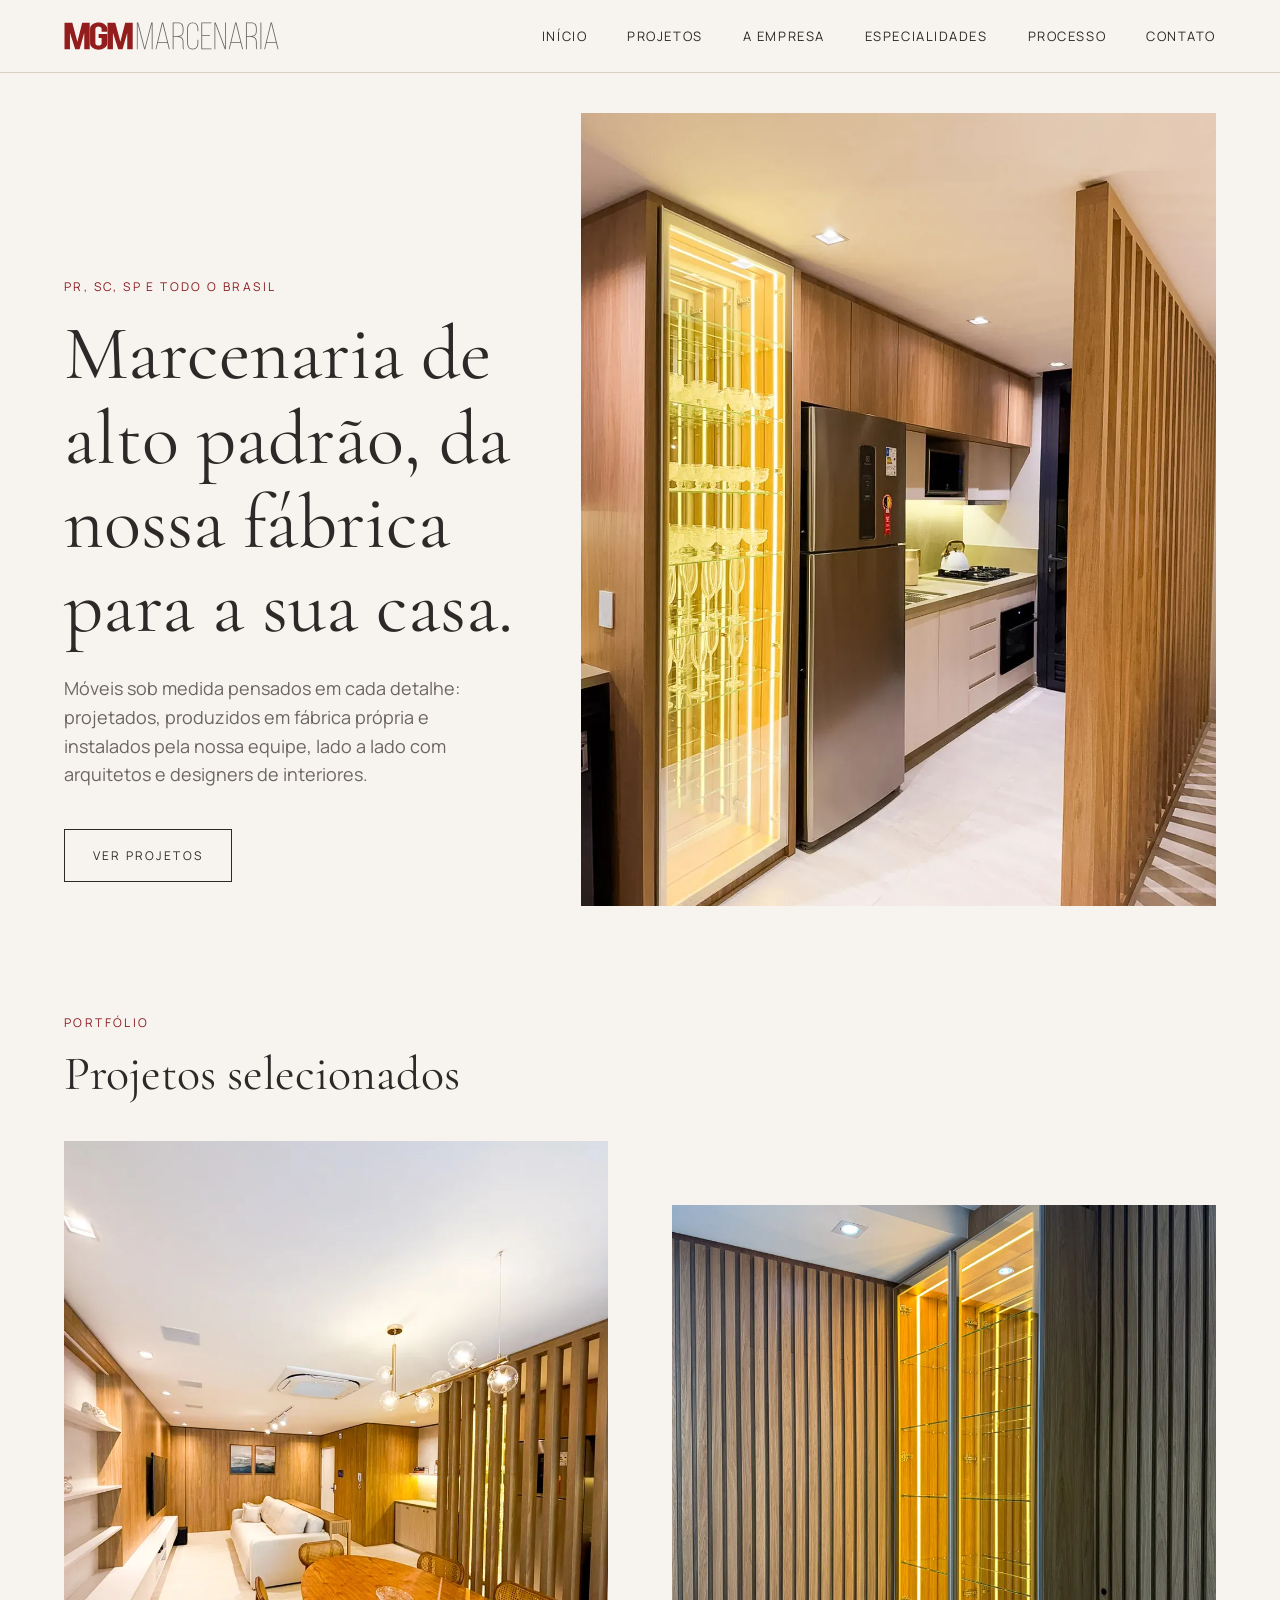
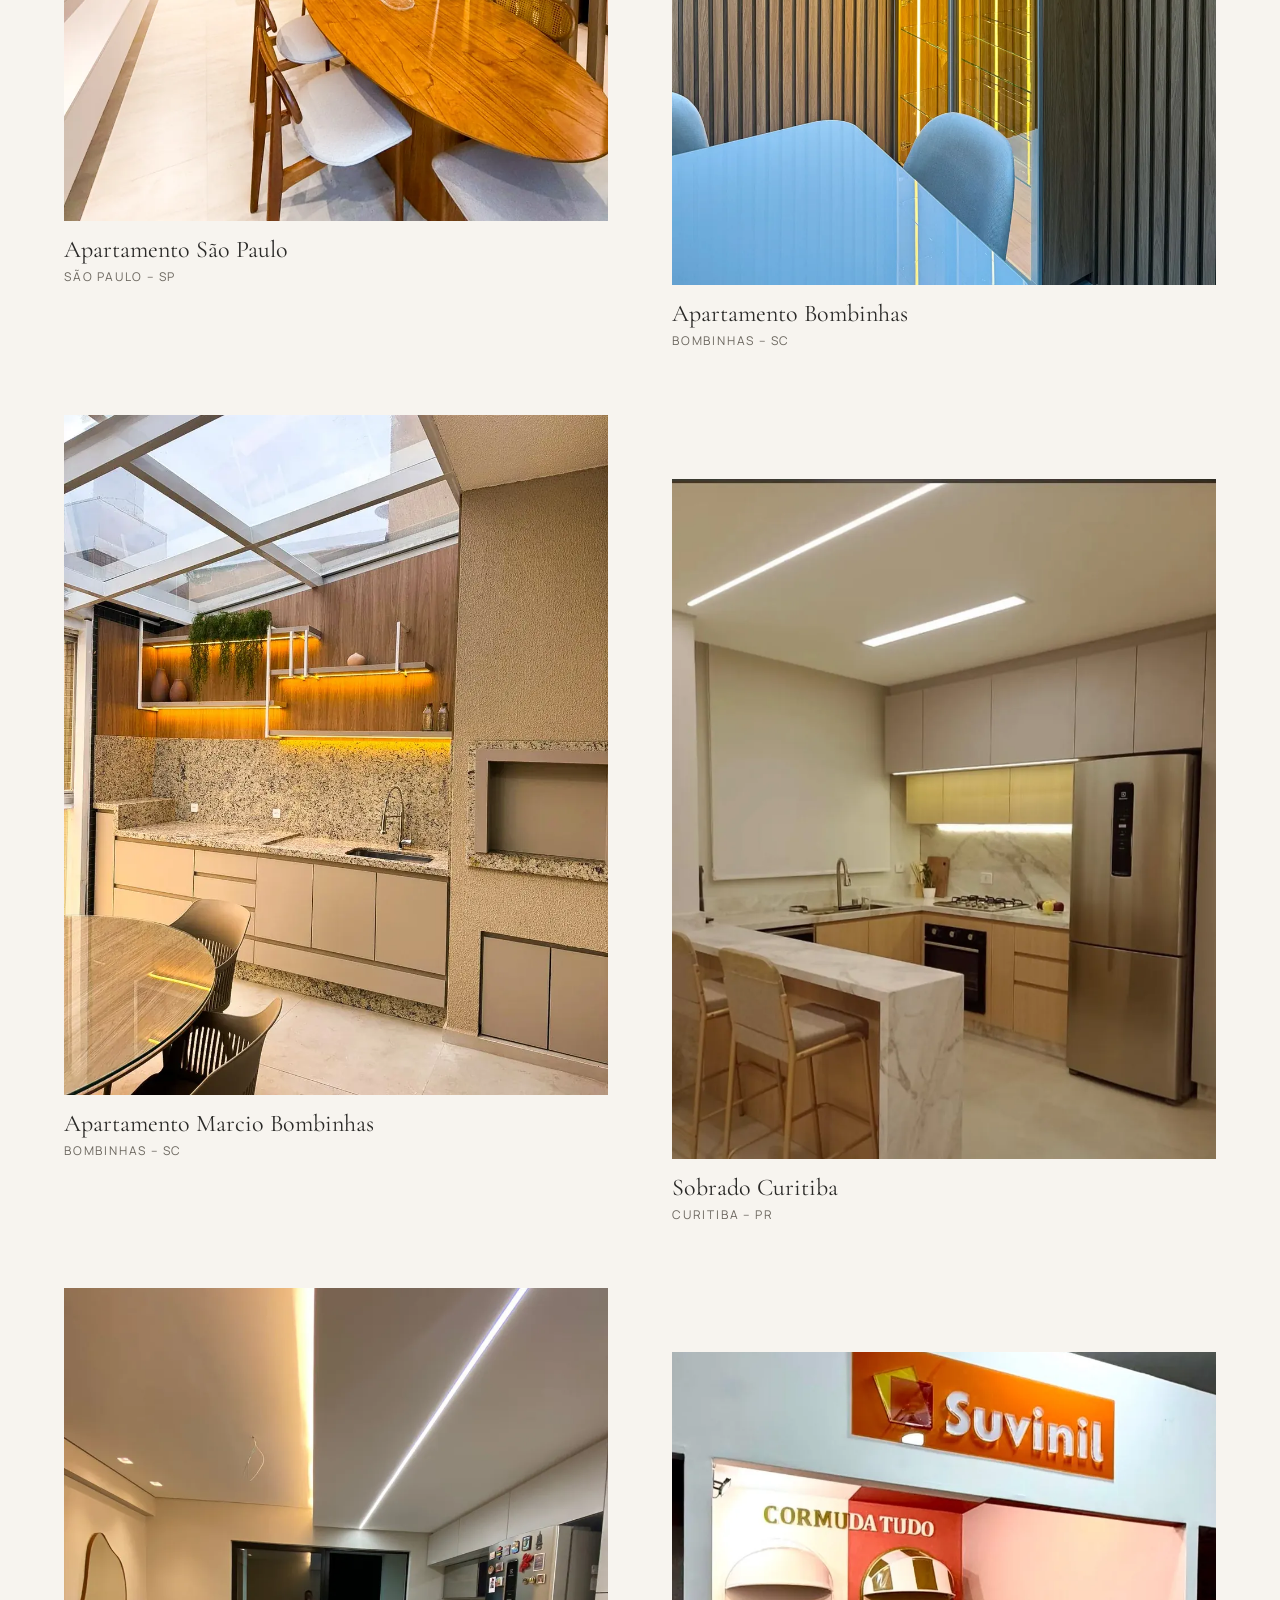
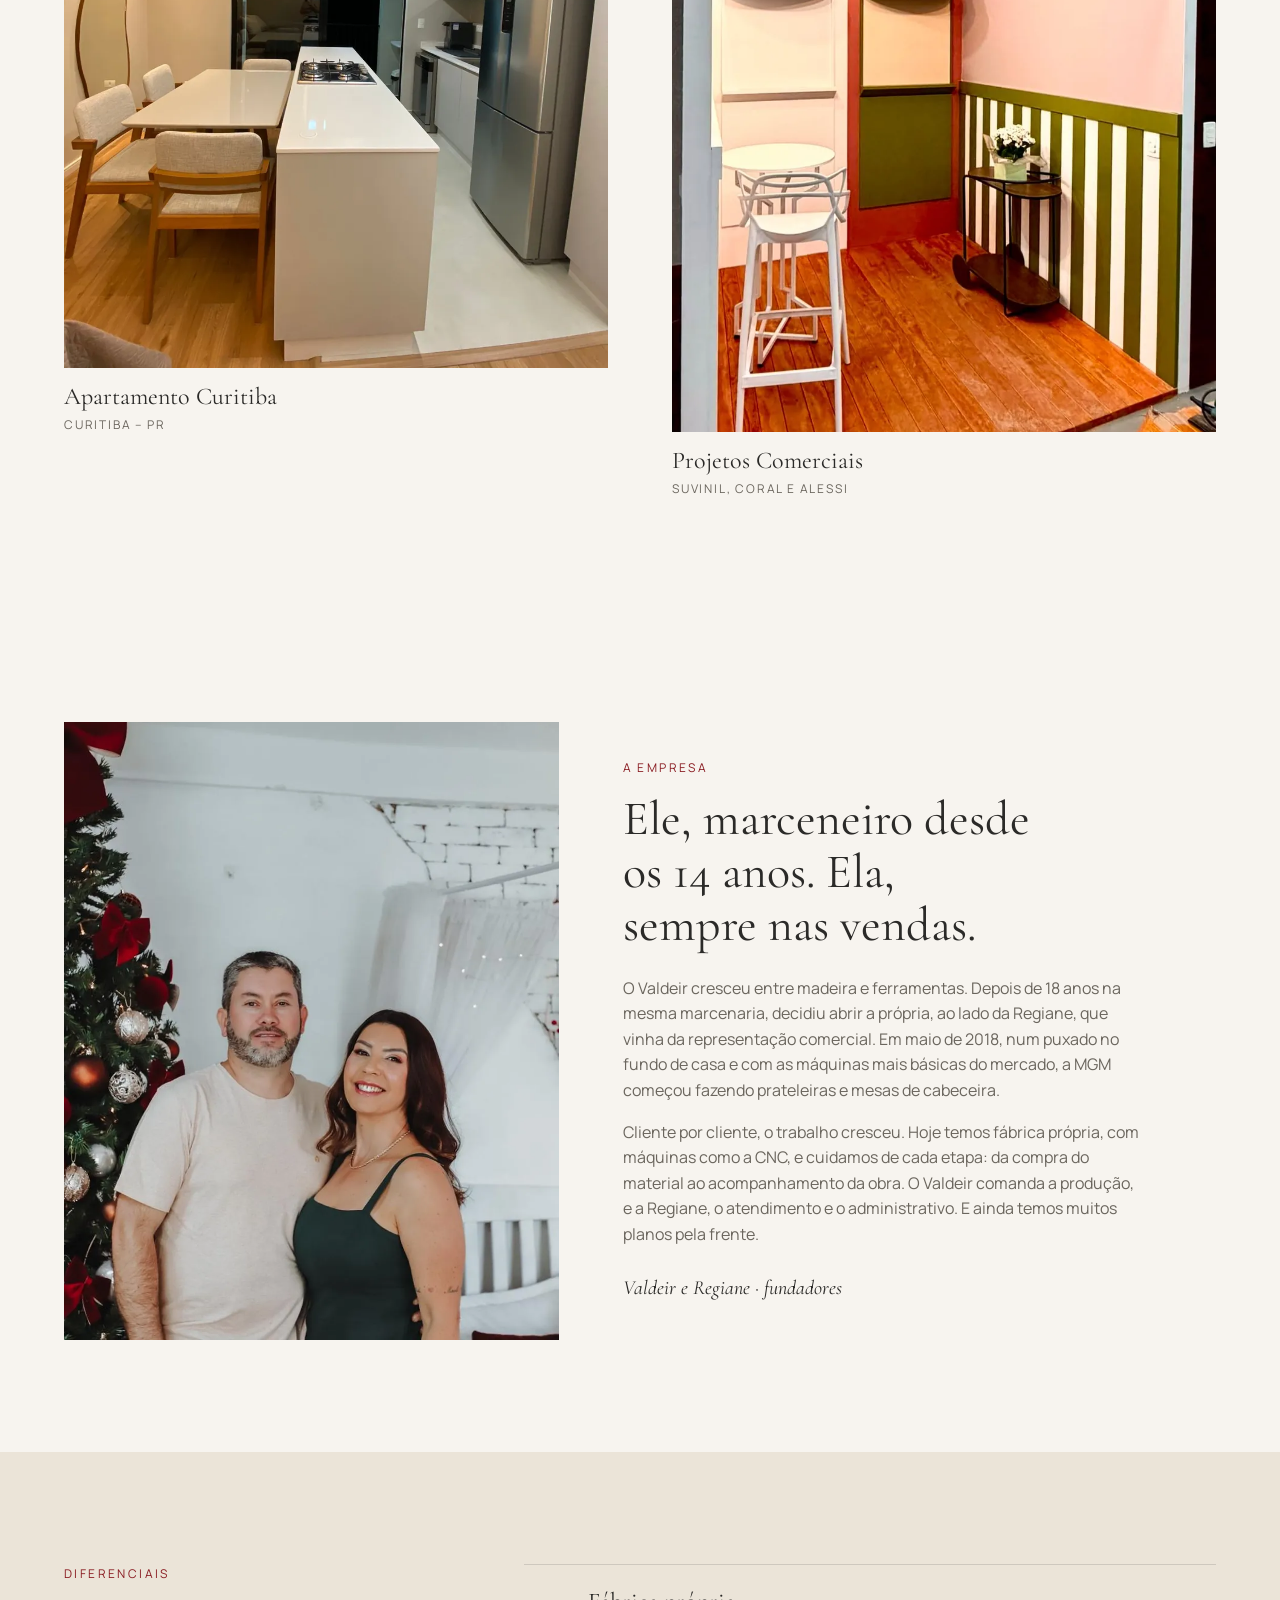
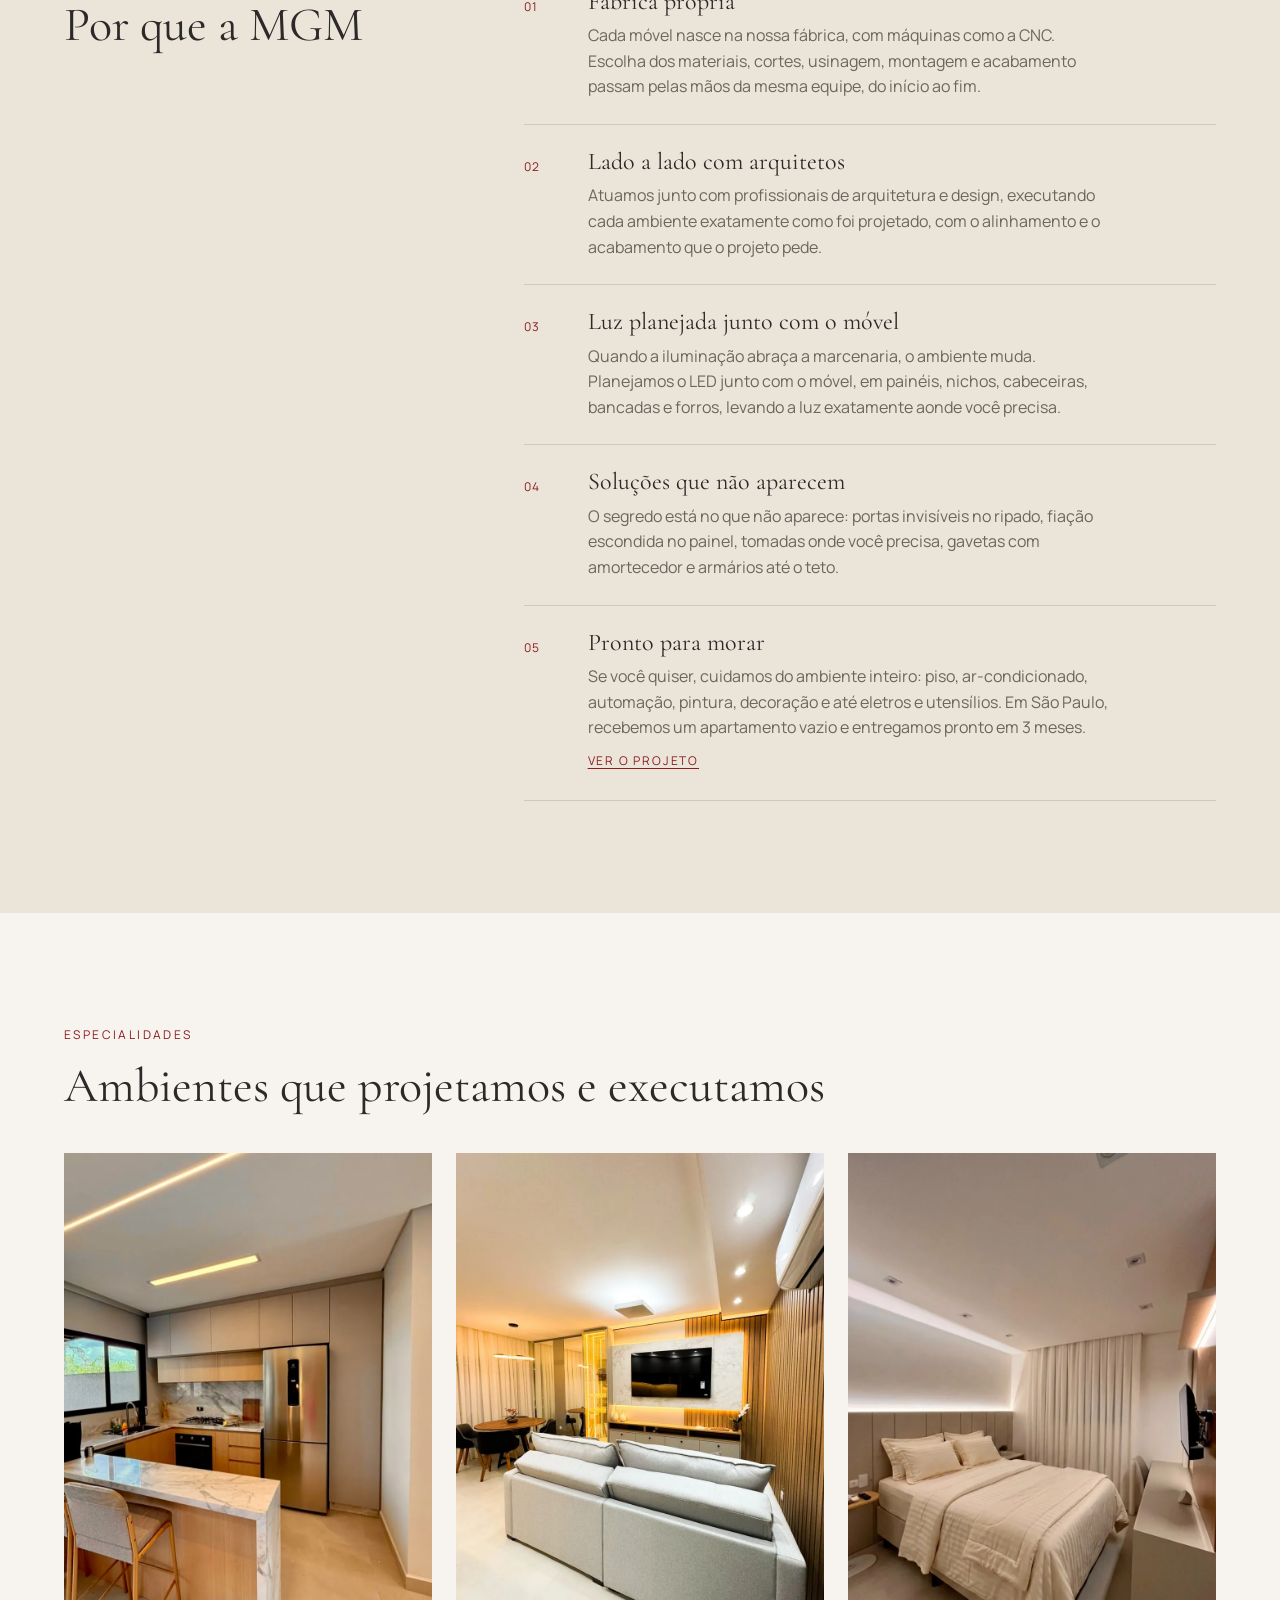
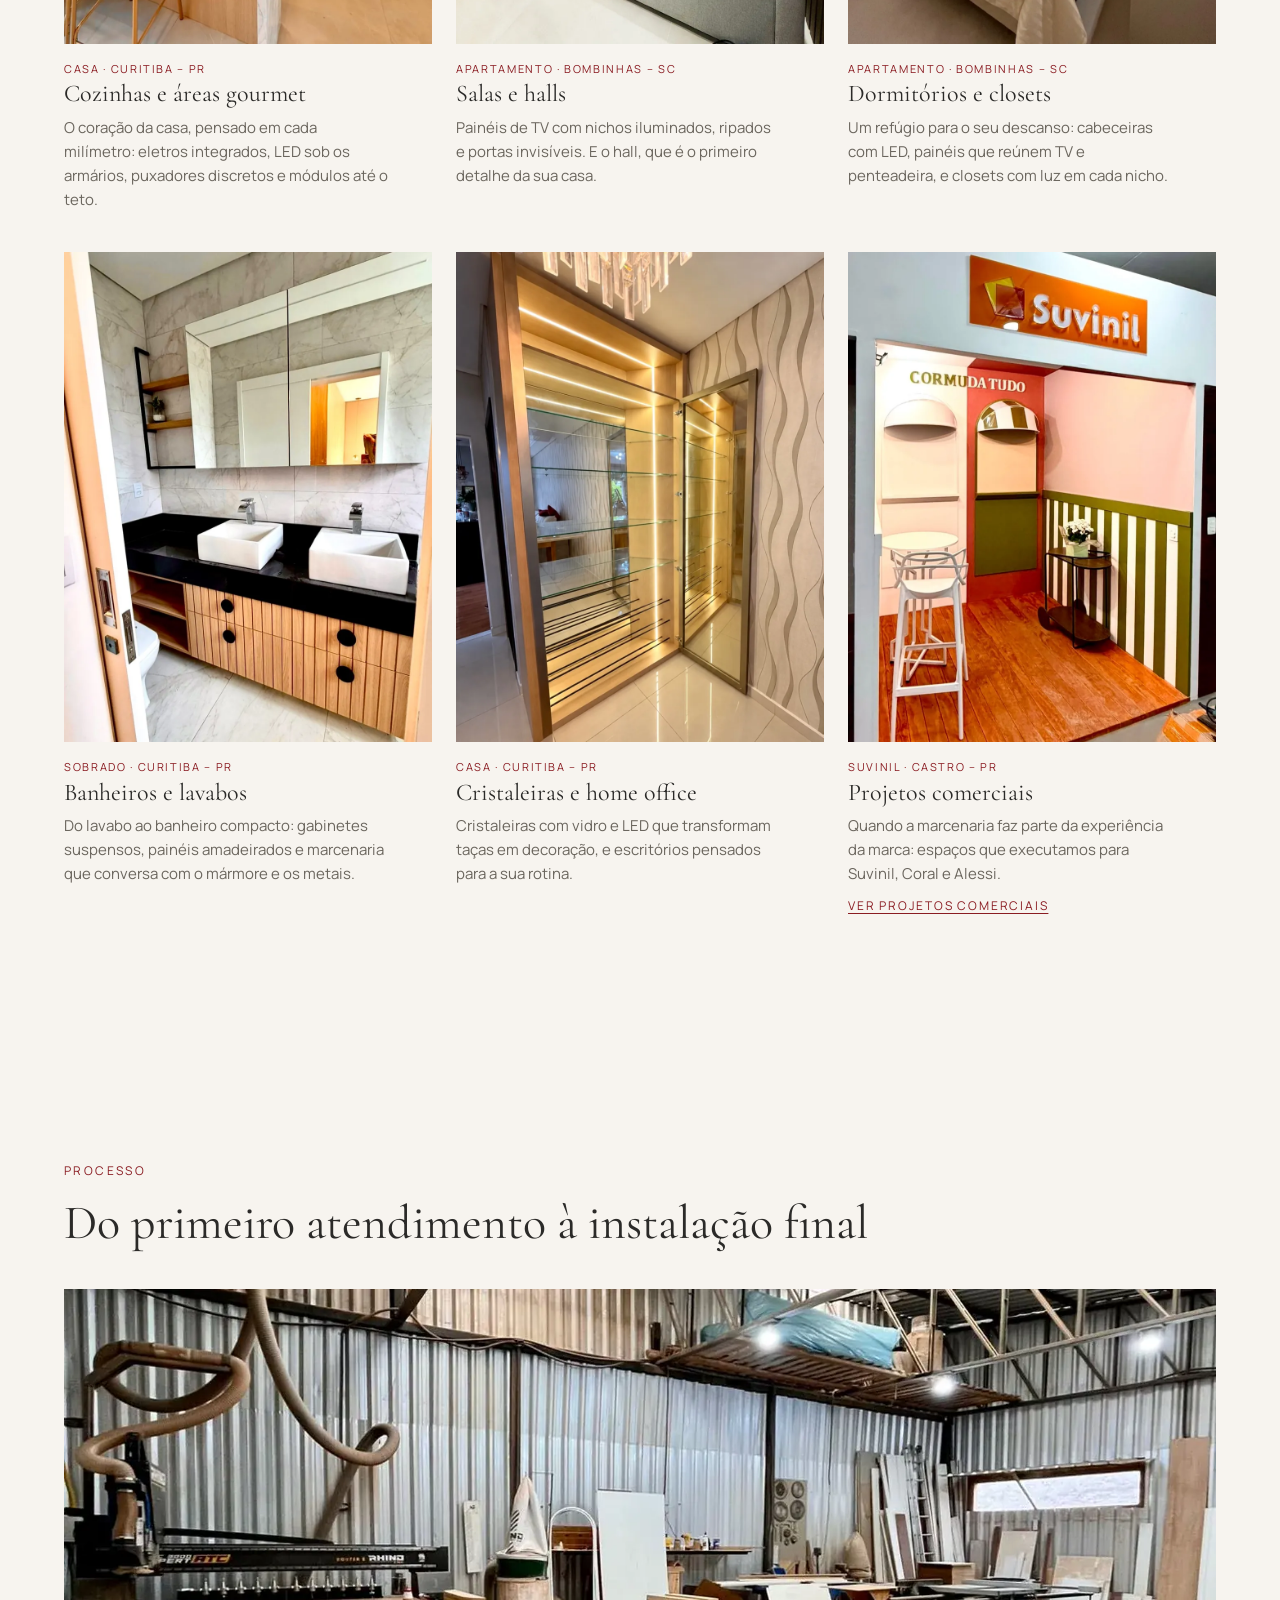
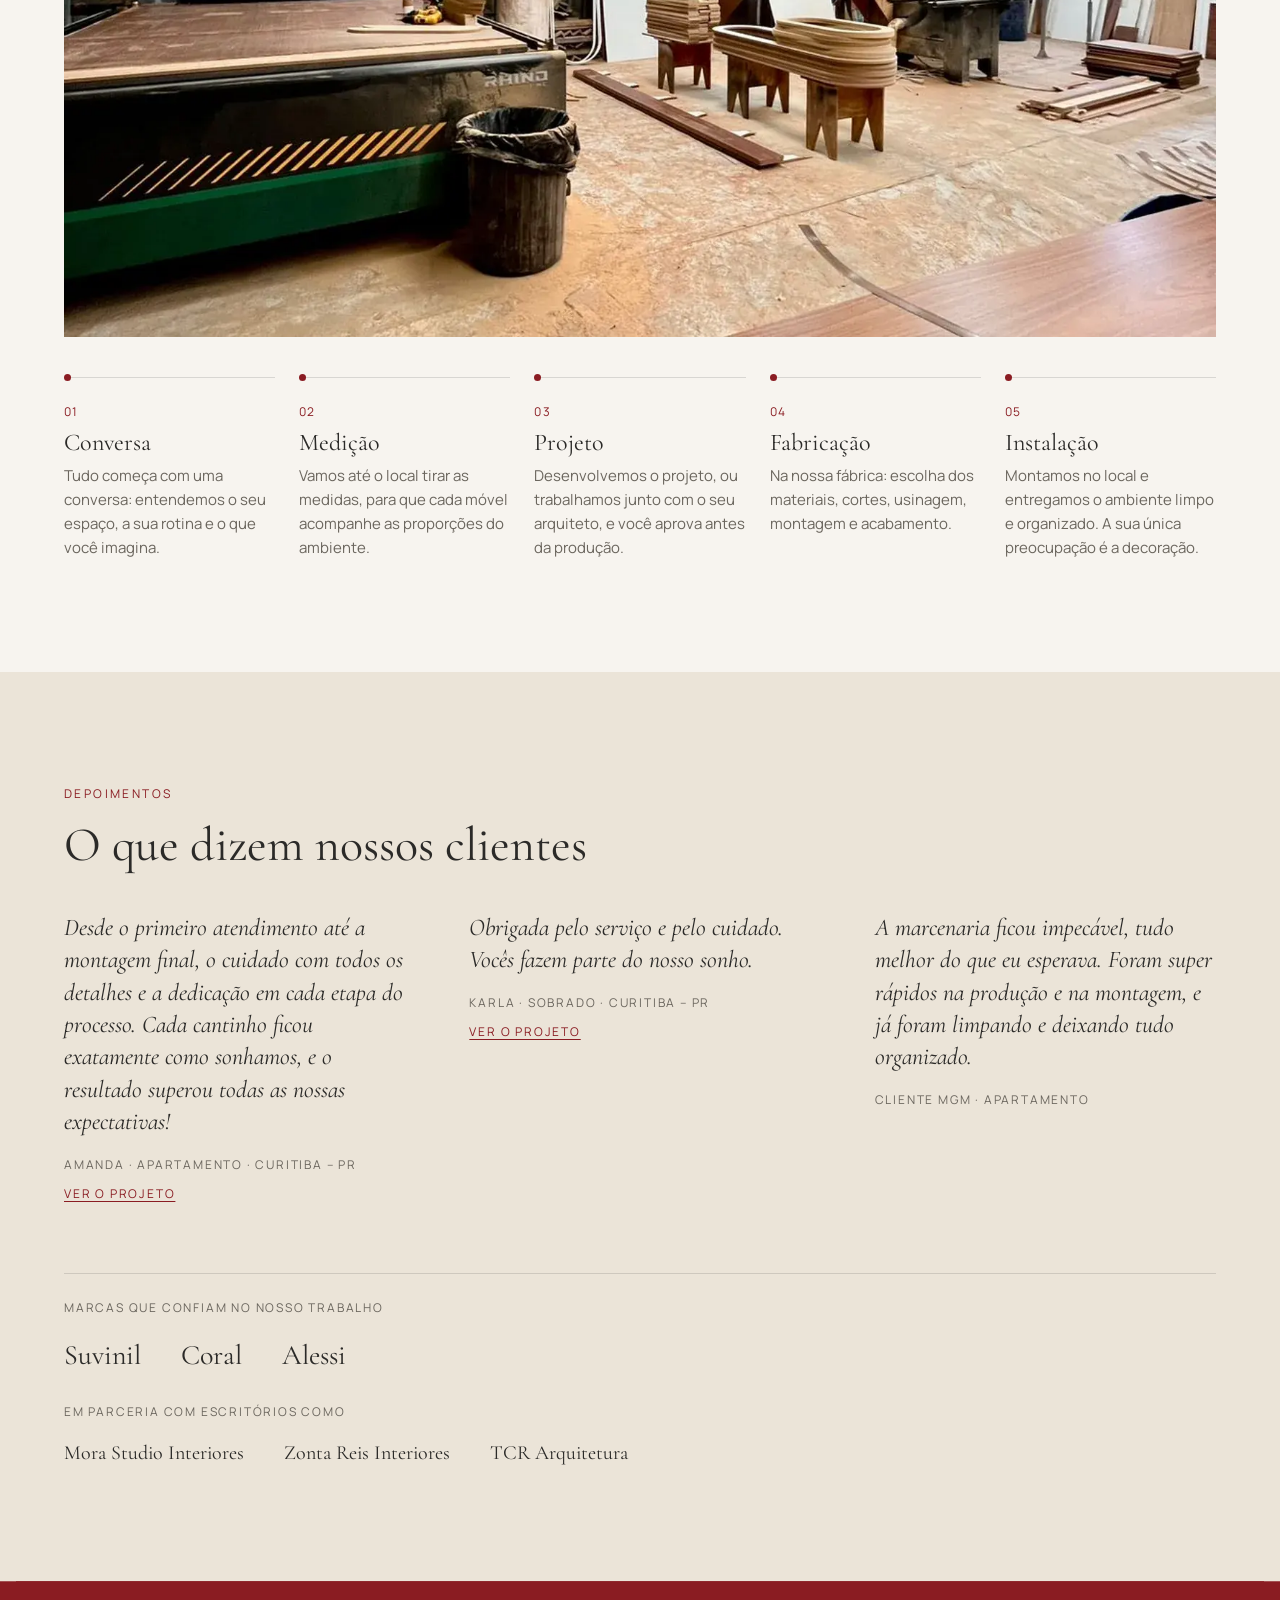
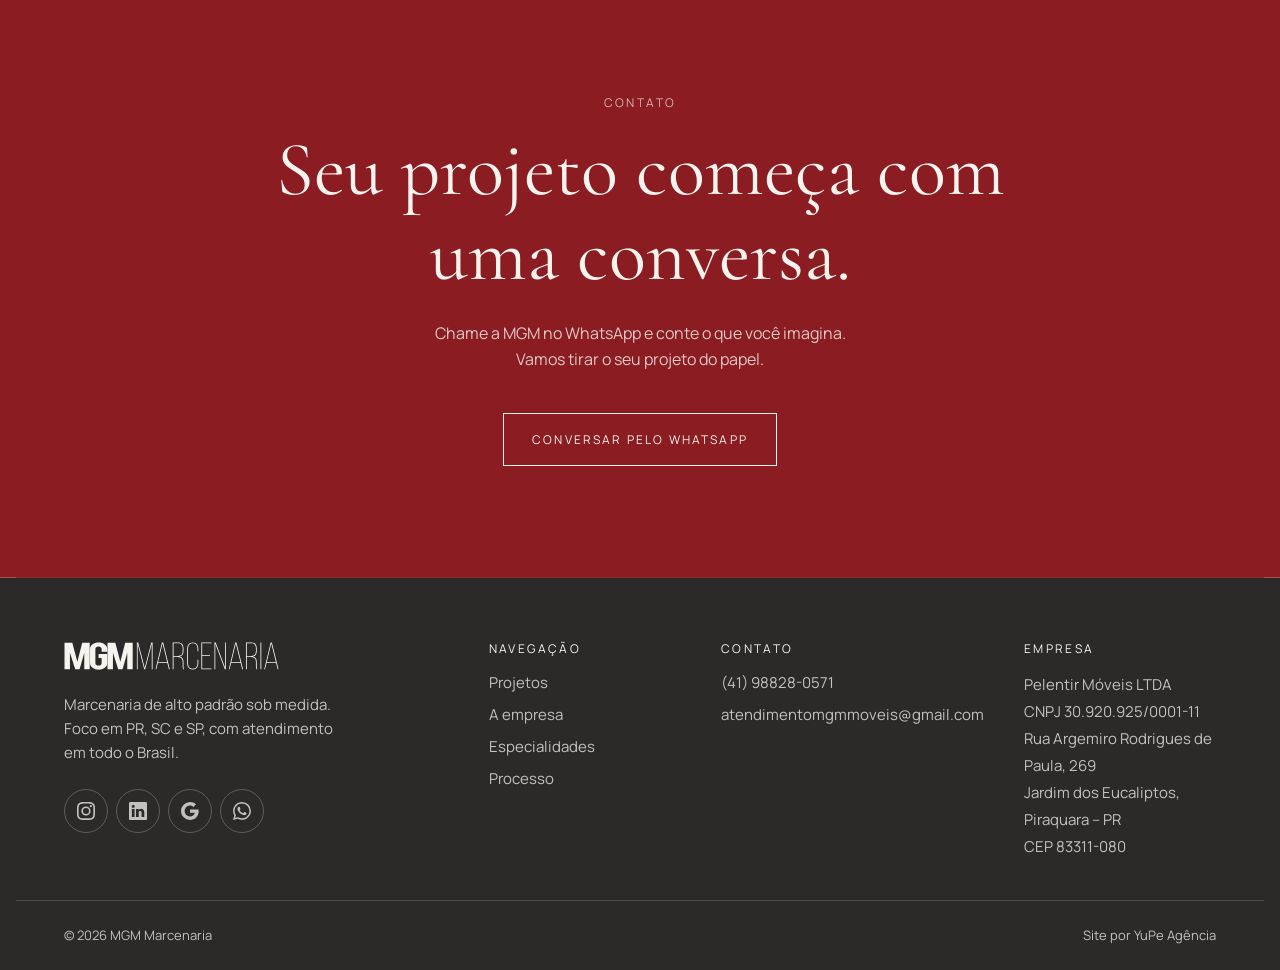
<file: index.html>
<!DOCTYPE html>
<html lang="pt-BR">
<head>
  <meta charset="UTF-8">
  <meta name="viewport" content="width=device-width, initial-scale=1.0">

  <title>MGM Marcenaria | Marcenaria de alto padrão sob medida</title>
  <meta name="description" content="Marcenaria de alto padrão sob medida: cozinhas, salas, dormitórios, closets e projetos comerciais. Foco em PR, SC e SP, com atendimento em todo o Brasil.">
  <meta name="theme-color" content="#8a1c22">

  <!-- Open Graph: como o link aparece quando é compartilhado no WhatsApp e nas redes -->
  <link rel="canonical" href="https://marcelopelentir.github.io/site-mgm-marcenaria/">
  <meta property="og:url" content="https://marcelopelentir.github.io/site-mgm-marcenaria/">
  <meta property="og:site_name" content="MGM Marcenaria">
  <meta property="og:type" content="website">
  <meta property="og:locale" content="pt_BR">
  <meta property="og:title" content="MGM Marcenaria | Marcenaria de alto padrão sob medida">
  <meta property="og:description" content="Marcenaria de alto padrão sob medida: cozinhas, salas, dormitórios, closets e projetos comerciais. Foco em PR, SC e SP, com atendimento em todo o Brasil.">
  <!-- Imagem do compartilhamento (WhatsApp, redes): precisa do endereço completo. 1200x630. -->
  <meta property="og:image" content="https://marcelopelentir.github.io/site-mgm-marcenaria/assets/imagens/og-mgm.jpg">
  <meta property="og:image:width" content="1200">
  <meta property="og:image:height" content="630">
  <meta name="twitter:card" content="summary_large_image">

  <!-- Dados estruturados (JSON-LD): ficha da empresa em formato que o Google lê direto.
       Ajuda a aparecer como empresa local na busca e no Maps. -->
  <script type="application/ld+json">
  {
    "@context": "https://schema.org",
    "@type": "HomeAndConstructionBusiness",
    "name": "MGM Marcenaria",
    "legalName": "Pelentir Móveis LTDA",
    "taxID": "30.920.925/0001-11",
    "description": "Marcenaria de alto padrão sob medida, do projeto à instalação.",
    "url": "https://marcelopelentir.github.io/site-mgm-marcenaria/",
    "logo": "https://marcelopelentir.github.io/site-mgm-marcenaria/assets/logo-mgm.svg",
    "image": "https://marcelopelentir.github.io/site-mgm-marcenaria/assets/imagens/og-mgm.jpg",
    "telephone": "+55 41 98828-0571",
    "email": "atendimentomgmmoveis@gmail.com",
    "address": {
      "@type": "PostalAddress",
      "streetAddress": "Rua Argemiro Rodrigues de Paula, 269 - Jardim dos Eucaliptos",
      "addressLocality": "Piraquara",
      "addressRegion": "PR",
      "postalCode": "83311-080",
      "addressCountry": "BR"
    },
    "areaServed": ["Paraná", "Santa Catarina", "São Paulo", "Brasil"],
    "sameAs": [
      "https://www.instagram.com/mgmmarcenaria_/",
      "https://www.linkedin.com/company/mgm-marcenaria/",
      "https://share.google/vh0qGKdN5vU6CauHO"
    ]
  }
  </script>

  <!-- Ícones da aba e da tela inicial do celular -->
  <link rel="icon" href="favicon.ico" sizes="any">
  <link rel="icon" href="favicon.svg" type="image/svg+xml">
  <link rel="apple-touch-icon" href="apple-touch-icon.png">

  <link rel="preconnect" href="https://fonts.googleapis.com">
  <link rel="preconnect" href="https://fonts.gstatic.com" crossorigin>
  <link href="https://fonts.googleapis.com/css2?family=Cormorant+Garamond:ital,wght@0,400;0,500;1,400&family=Manrope:wght@400;500;600;700&display=swap" rel="stylesheet">

  <link rel="stylesheet" href="style.css">

  <!-- Avisa o CSS que o JavaScript está ativo. Fica no head para rodar antes da página aparecer
       e evitar que o menu mobile "pisque" aberto. Sem JS, o menu fica sempre visível. -->
  <script>document.documentElement.classList.add('js');</script>
  <script src="script.js" defer></script>
</head>
<body>

  <a class="pular-conteudo" href="#conteudo">Pular para o conteúdo</a>

  <!-- 1. CABEÇALHO -->
  <header class="cabecalho">
    <div class="cabecalho__interno">
      <a class="cabecalho__logo" href="#inicio"><img src="assets/logo-mgm.svg" alt="MGM Marcenaria" width="216" height="28"></a>

      <!-- Botão do menu mobile. aria-expanded diz ao leitor de tela se o menu está aberto;
           aria-controls aponta qual elemento ele abre. O JS atualiza os dois. -->
      <button class="cabecalho__botao" type="button" aria-expanded="false" aria-controls="menu-principal">Menu</button>

      <nav class="cabecalho__nav" id="menu-principal" aria-label="Menu principal">
        <ul class="cabecalho__menu">
          <li><a href="#inicio">Início</a></li>
          <li><a href="#projetos">Projetos</a></li>
          <li><a href="#empresa">A empresa</a></li>
          <li><a href="#especialidades">Especialidades</a></li>
          <li><a href="#processo">Processo</a></li>
          <li><a href="#contato">Contato</a></li>
        </ul>
      </nav>
    </div>
  </header>

  <main id="conteudo">

    <!-- 2. HERO -->
    <section class="hero" id="inicio" aria-labelledby="hero-titulo">
      <div class="hero__conteudo">
        <!-- Região: foco em PR, SC e SP; atendimento em todo o Brasil (o "todo o Brasil" entra no rodapé e no SEO) -->
        <p class="sobretitulo">PR, SC, SP e todo o Brasil</p>

        <!-- Título: posicionamento (alto padrão + fábrica própria). Revisto em 17/nov a pedido do Marcelo -->
        <h1 id="hero-titulo" class="hero__titulo">Marcenaria de alto padrão, da nossa fábrica para a sua casa.</h1>

        <p class="hero__texto">Móveis sob medida pensados em cada detalhe: projetados, produzidos em fábrica própria e instalados pela nossa equipe, lado a lado com arquitetos e designers de interiores.</p>

        <a class="botao" href="#projetos">Ver projetos</a>
      </div>

      <!-- Foto do hero: Apartamento São Paulo. Sem loading="lazy": é a primeira imagem da tela. -->
      <figure class="hero__imagem">
        <img src="assets/imagens/hero.webp"
             alt="Cozinha amadeirada com cristaleira iluminada em LED e ripado, em apartamento em São Paulo"
             width="1200" height="1500" fetchpriority="high">
      </figure>
    </section>

    <!-- 3. PROJETOS SELECIONADOS -->
    <section class="secao" id="projetos" aria-labelledby="projetos-titulo">
      <div class="secao__cabecalho">
        <p class="sobretitulo">Portfólio</p>
        <h2 id="projetos-titulo">Projetos selecionados</h2>
      </div>

      <!-- Cada card leva à página do projeto, identificado pelo nome (sem número). -->
      <ul class="projetos__lista">
        <li class="projeto-card">
          <a class="projeto-card__link" href="projeto-1.html">
            <figure class="projeto-card__imagem">
              <img src="assets/imagens/apto-sao-paulo-capa.webp"
                   alt="Sala de jantar com mesa oval de madeira, ripado e sala de estar ao fundo, em apartamento em São Paulo"
                   width="960" height="1200" loading="lazy">
            </figure>
            <div class="projeto-card__info">
              <h3 class="projeto-card__titulo">Apartamento São Paulo</h3>
              <p class="projeto-card__categoria">São Paulo – SP</p>
            </div>
          </a>
        </li>

        <li class="projeto-card">
          <a class="projeto-card__link" href="projeto-2.html">
            <figure class="projeto-card__imagem">
              <img src="assets/imagens/apto-bombinhas-capa.webp"
                   alt="Cristaleira com LED ao lado do ripado amadeirado, em apartamento em Bombinhas"
                   width="960" height="1200" loading="lazy">
            </figure>
            <div class="projeto-card__info">
              <h3 class="projeto-card__titulo">Apartamento Bombinhas</h3>
              <p class="projeto-card__categoria">Bombinhas – SC</p>
            </div>
          </a>
        </li>

        <li class="projeto-card">
          <a class="projeto-card__link" href="projeto-3.html">
            <figure class="projeto-card__imagem">
              <img src="assets/imagens/apto-bombinhas-marcio-capa.webp"
                   alt="Área gourmet com prateleiras iluminadas em LED e painel amadeirado, em apartamento em Bombinhas"
                   width="960" height="1200" loading="lazy">
            </figure>
            <div class="projeto-card__info">
              <h3 class="projeto-card__titulo">Apartamento Marcio Bombinhas</h3>
              <p class="projeto-card__categoria">Bombinhas – SC</p>
            </div>
          </a>
        </li>

        <li class="projeto-card">
          <a class="projeto-card__link" href="projeto-4.html">
            <figure class="projeto-card__imagem">
              <img src="assets/imagens/sobrado-curitiba-capa.webp"
                   alt="Cozinha com bancada em pedra clara, LED sob os armários e geladeira embutida, em sobrado em Curitiba"
                   width="960" height="1200" loading="lazy">
            </figure>
            <div class="projeto-card__info">
              <h3 class="projeto-card__titulo">Sobrado Curitiba</h3>
              <p class="projeto-card__categoria">Curitiba – PR</p>
            </div>
          </a>
        </li>

        <li class="projeto-card">
          <a class="projeto-card__link" href="projeto-5.html">
            <figure class="projeto-card__imagem">
              <img src="assets/imagens/apto-curitiba-capa.webp"
                   alt="Apartamento em Curitiba: mesa de jantar ao lado da ilha da cozinha, sob forro com LED"
                   width="960" height="1200" loading="lazy">
            </figure>
            <div class="projeto-card__info">
              <h3 class="projeto-card__titulo">Apartamento Curitiba</h3>
              <p class="projeto-card__categoria">Curitiba – PR</p>
            </div>
          </a>
        </li>

        <li class="projeto-card">
          <a class="projeto-card__link" href="projeto-6.html">
            <figure class="projeto-card__imagem">
              <img src="assets/imagens/especialidade-comerciais.webp"
                   alt="Espaço da Suvinil em Castro com marcenaria, lambri ripado verde e branco e mesa alta"
                   width="900" height="1200" loading="lazy">
            </figure>
            <div class="projeto-card__info">
              <h3 class="projeto-card__titulo">Projetos Comerciais</h3>
              <p class="projeto-card__categoria">Suvinil, Coral e Alessi</p>
            </div>
          </a>
        </li>
      </ul>
    </section>

    <!-- 4. A EMPRESA -->
    <section class="secao" id="empresa" aria-labelledby="empresa-titulo">
      <div class="empresa">
        <figure class="empresa__imagem">
          <img src="assets/imagens/empresa-valdeir-regiane.webp" alt="Valdeir e Regiane, fundadores da MGM Marcenaria"
               width="960" height="1200" loading="lazy">
        </figure>

        <!-- Textos tirados do post fixado "nossa história" do Instagram (carrossel de nov/2026) -->
        <div class="empresa__texto">
          <p class="sobretitulo">A empresa</p>

          <h2 id="empresa-titulo" class="empresa__titulo">Ele, marceneiro desde os 14 anos. Ela, sempre nas vendas.</h2>

          <p class="empresa__paragrafo">O Valdeir cresceu entre madeira e ferramentas. Depois de 18 anos na mesma marcenaria, decidiu abrir a própria, ao lado da Regiane, que vinha da representação comercial. Em maio de 2018, num puxado no fundo de casa e com as máquinas mais básicas do mercado, a MGM começou fazendo prateleiras e mesas de cabeceira.</p>

          <p class="empresa__paragrafo">Cliente por cliente, o trabalho cresceu. Hoje temos fábrica própria, com máquinas como a CNC, e cuidamos de cada etapa: da compra do material ao acompanhamento da obra. O Valdeir comanda a produção, e a Regiane, o atendimento e o administrativo. E ainda temos muitos planos pela frente.</p>

          <p class="empresa__assinatura">Valdeir e Regiane · fundadores</p>
        </div>
      </div>
    </section>

    <!-- 5. DIFERENCIAIS -->
    <section class="secao secao--areia" id="diferenciais" aria-labelledby="diferenciais-titulo">
      <div class="diferenciais">
        <div class="secao__cabecalho">
          <p class="sobretitulo">Diferenciais</p>
          <h2 id="diferenciais-titulo">Por que a MGM</h2>
        </div>

        <!-- Diferenciais tirados das legendas do Instagram (o que a MGM mostra e repete nos posts).
             Validar com a MGM antes de publicar. -->
        <ol class="diferenciais__lista">
          <li class="diferencial">
            <span class="diferencial__numero">01</span>
            <div>
              <h3 class="diferencial__titulo">Fábrica própria</h3>
              <p class="diferencial__texto">Cada móvel nasce na nossa fábrica, com máquinas como a CNC. Escolha dos materiais, cortes, usinagem, montagem e acabamento passam pelas mãos da mesma equipe, do início ao fim.</p>
            </div>
          </li>

          <li class="diferencial">
            <span class="diferencial__numero">02</span>
            <div>
              <h3 class="diferencial__titulo">Lado a lado com arquitetos</h3>
              <p class="diferencial__texto">Atuamos junto com profissionais de arquitetura e design, executando cada ambiente exatamente como foi projetado, com o alinhamento e o acabamento que o projeto pede.</p>
            </div>
          </li>

          <li class="diferencial">
            <span class="diferencial__numero">03</span>
            <div>
              <h3 class="diferencial__titulo">Luz planejada junto com o móvel</h3>
              <p class="diferencial__texto">Quando a iluminação abraça a marcenaria, o ambiente muda. Planejamos o LED junto com o móvel, em painéis, nichos, cabeceiras, bancadas e forros, levando a luz exatamente aonde você precisa.</p>
            </div>
          </li>

          <li class="diferencial">
            <span class="diferencial__numero">04</span>
            <div>
              <h3 class="diferencial__titulo">Soluções que não aparecem</h3>
              <p class="diferencial__texto">O segredo está no que não aparece: portas invisíveis no ripado, fiação escondida no painel, tomadas onde você precisa, gavetas com amortecedor e armários até o teto.</p>
            </div>
          </li>

          <li class="diferencial">
            <span class="diferencial__numero">05</span>
            <div>
              <h3 class="diferencial__titulo">Pronto para morar</h3>
              <p class="diferencial__texto">Se você quiser, cuidamos do ambiente inteiro: piso, ar-condicionado, automação, pintura, decoração e até eletros e utensílios. Em São Paulo, recebemos um apartamento vazio e entregamos pronto em 3 meses.</p>
              <a class="depoimento__link" href="projeto-1.html">Ver o projeto</a>
            </div>
          </li>
        </ol>
      </div>
    </section>

    <!-- 6. ESPECIALIDADES -->
    <section class="secao" id="especialidades" aria-labelledby="especialidades-titulo">
      <div class="secao__cabecalho">
        <p class="sobretitulo">Especialidades</p>
        <h2 id="especialidades-titulo">Ambientes que projetamos e executamos</h2>
      </div>

      <!-- Ambientes, textos e fotos tirados dos posts do Instagram da MGM (fotos em 900x1200, 3:4, WebP).
           Fotos (post de origem): cozinhas DZI2A48CQW6 · salas DVehqzgiVlD (2ª) · dormitórios DYp8bXLlZYC
           · banheiros DYSxXWXiTvZ · cristaleiras Dez59x5RGxf · comerciais DdFOgwJifM9 -->
      <ul class="especialidades__lista">
        <li class="especialidade">
          <figure class="especialidade__imagem">
            <img src="assets/imagens/especialidade-cozinhas.webp" alt="Cozinha com ilha em mármore, armários em madeira clara e LED no forro"
                 width="900" height="1200" loading="lazy">
          </figure>
          <p class="especialidade__local">Casa · Curitiba – PR</p>
          <h3 class="especialidade__titulo">Cozinhas e áreas gourmet</h3>
          <p class="especialidade__texto">O coração da casa, pensado em cada milímetro: eletros integrados, LED sob os armários, puxadores discretos e módulos até o teto.</p>
        </li>

        <li class="especialidade">
          <figure class="especialidade__imagem">
            <img src="assets/imagens/especialidade-salas.webp" alt="Sala com painel ripado, painel de TV em mármore com LED e cristaleira iluminada ao fundo"
                 width="900" height="1200" loading="lazy">
          </figure>
          <p class="especialidade__local">Apartamento · Bombinhas – SC</p>
          <h3 class="especialidade__titulo">Salas e halls</h3>
          <p class="especialidade__texto">Painéis de TV com nichos iluminados, ripados e portas invisíveis. E o hall, que é o primeiro detalhe da sua casa.</p>
        </li>

        <li class="especialidade">
          <figure class="especialidade__imagem">
            <img src="assets/imagens/especialidade-dormitorios.webp" alt="Dormitório com cabeceira estofada e faixa de LED embutida na parede"
                 width="900" height="1200" loading="lazy">
          </figure>
          <p class="especialidade__local">Apartamento · Bombinhas – SC</p>
          <h3 class="especialidade__titulo">Dormitórios e closets</h3>
          <p class="especialidade__texto">Um refúgio para o seu descanso: cabeceiras com LED, painéis que reúnem TV e penteadeira, e closets com luz em cada nicho.</p>
        </li>

        <li class="especialidade">
          <figure class="especialidade__imagem">
            <img src="assets/imagens/especialidade-banheiros.webp" alt="Banheiro com gabinete ripado em madeira, bancada preta e duas cubas"
                 width="900" height="1200" loading="lazy">
          </figure>
          <p class="especialidade__local">Sobrado · Curitiba – PR</p>
          <h3 class="especialidade__titulo">Banheiros e lavabos</h3>
          <p class="especialidade__texto">Do lavabo ao banheiro compacto: gabinetes suspensos, painéis amadeirados e marcenaria que conversa com o mármore e os metais.</p>
        </li>

        <li class="especialidade">
          <figure class="especialidade__imagem">
            <img src="assets/imagens/especialidade-cristaleiras.webp" alt="Cristaleira com porta de vidro, prateleiras de vidro e iluminação em LED"
                 width="900" height="1200" loading="lazy">
          </figure>
          <p class="especialidade__local">Casa · Curitiba – PR</p>
          <h3 class="especialidade__titulo">Cristaleiras e home office</h3>
          <p class="especialidade__texto">Cristaleiras com vidro e LED que transformam taças em decoração, e escritórios pensados para a sua rotina.</p>
        </li>

        <li class="especialidade">
          <figure class="especialidade__imagem">
            <img src="assets/imagens/especialidade-comerciais.webp" alt="Espaço da Suvinil com piso de madeira, lambri ripado verde e branco e mesa alta"
                 width="900" height="1200" loading="lazy">
          </figure>
          <p class="especialidade__local">Suvinil · Castro – PR</p>
          <h3 class="especialidade__titulo">Projetos comerciais</h3>
          <p class="especialidade__texto">Quando a marcenaria faz parte da experiência da marca: espaços que executamos para Suvinil, Coral e Alessi.</p>
          <a class="depoimento__link" href="projeto-6.html">Ver projetos comerciais</a>
        </li>
      </ul>
    </section>

    <!-- 7. PROCESSO -->
    <section class="secao" id="processo" aria-labelledby="processo-titulo">
      <div class="secao__cabecalho">
        <p class="sobretitulo">Processo</p>
        <h2 id="processo-titulo">Do primeiro atendimento à instalação final</h2>
      </div>

      <figure class="processo__imagem">
        <img src="assets/imagens/processo-cnc.webp" alt="Fábrica da MGM com a CNC em primeiro plano e peças curvas de madeira em produção"
             width="1600" height="900" loading="lazy">
      </figure>

      <!-- Etapas tiradas das legendas do Instagram (atendimento, medição, produção, instalação).
           Sem prazos nem garantias: só o que a MGM já descreve publicamente. -->
      <ol class="processo__lista">
        <li class="etapa">
          <span class="etapa__numero">01</span>
          <h3 class="etapa__titulo">Conversa</h3>
          <p class="etapa__texto">Tudo começa com uma conversa: entendemos o seu espaço, a sua rotina e o que você imagina.</p>
        </li>
        <li class="etapa">
          <span class="etapa__numero">02</span>
          <h3 class="etapa__titulo">Medição</h3>
          <p class="etapa__texto">Vamos até o local tirar as medidas, para que cada móvel acompanhe as proporções do ambiente.</p>
        </li>
        <li class="etapa">
          <span class="etapa__numero">03</span>
          <h3 class="etapa__titulo">Projeto</h3>
          <p class="etapa__texto">Desenvolvemos o projeto, ou trabalhamos junto com o seu arquiteto, e você aprova antes da produção.</p>
        </li>
        <li class="etapa">
          <span class="etapa__numero">04</span>
          <h3 class="etapa__titulo">Fabricação</h3>
          <p class="etapa__texto">Na nossa fábrica: escolha dos materiais, cortes, usinagem, montagem e acabamento.</p>
        </li>
        <li class="etapa">
          <span class="etapa__numero">05</span>
          <h3 class="etapa__titulo">Instalação</h3>
          <p class="etapa__texto">Montamos no local e entregamos o ambiente limpo e organizado. A sua única preocupação é a decoração.</p>
        </li>
      </ol>
    </section>

    <!-- 8. PROVA SOCIAL -->
    <section class="secao secao--areia" id="depoimentos" aria-labelledby="depoimentos-titulo">
      <div class="secao__cabecalho">
        <p class="sobretitulo">Depoimentos</p>
        <h2 id="depoimentos-titulo">O que dizem nossos clientes</h2>
      </div>

      <!-- Depoimentos reais: Amanda e Karla enviados pela MGM (nov/2026); o terceiro, do destaque
           "Feedbacks" do Instagram. Levemente encurtados, sem mudar o sentido. -->
      <ul class="depoimentos__lista">
        <li>
          <figure class="depoimento">
            <blockquote class="depoimento__texto">
              <p>Desde o primeiro atendimento até a montagem final, o cuidado com todos os detalhes e a dedicação em cada etapa do processo. Cada cantinho ficou exatamente como sonhamos, e o resultado superou todas as nossas expectativas!</p>
            </blockquote>
            <figcaption class="depoimento__autor">Amanda · Apartamento · Curitiba – PR</figcaption>
            <a class="depoimento__link" href="projeto-5.html">Ver o projeto</a>
          </figure>
        </li>
        <li>
          <figure class="depoimento">
            <blockquote class="depoimento__texto">
              <p>Obrigada pelo serviço e pelo cuidado. Vocês fazem parte do nosso sonho.</p>
            </blockquote>
            <figcaption class="depoimento__autor">Karla · Sobrado · Curitiba – PR</figcaption>
            <a class="depoimento__link" href="projeto-4.html">Ver o projeto</a>
          </figure>
        </li>
        <li>
          <figure class="depoimento">
            <blockquote class="depoimento__texto">
              <p>A marcenaria ficou impecável, tudo melhor do que eu esperava. Foram super rápidos na produção e na montagem, e já foram limpando e deixando tudo organizado.</p>
            </blockquote>
            <figcaption class="depoimento__autor">Cliente MGM · Apartamento</figcaption>
          </figure>
        </li>
      </ul>

      <!-- Citação de marcas e escritórios autorizada pela MGM (17/nov). Nomes em texto, sem logos. -->
      <div class="marcas">
        <p class="marcas__titulo">Marcas que confiam no nosso trabalho</p>
        <ul class="marcas__lista">
          <li>Suvinil</li>
          <li>Coral</li>
          <li>Alessi</li>
        </ul>
        <p class="marcas__titulo marcas__titulo--parceiros">Em parceria com escritórios como</p>
        <ul class="marcas__lista marcas__lista--parceiros">
          <li><a href="https://www.instagram.com/morastudio.interiores/" target="_blank" rel="noopener">Mora Studio Interiores</a></li>
          <li><a href="https://www.instagram.com/zontareisinteriores/" target="_blank" rel="noopener">Zonta Reis Interiores</a></li>
          <li><a href="https://www.instagram.com/tamarar_arquitetura/" target="_blank" rel="noopener">TCR Arquitetura</a></li>
        </ul>
      </div>
    </section>

    <!-- 9. CHAMADA FINAL (destino do item "Contato" do menu) -->
    <section class="secao secao--marca chamada-final" id="contato" aria-labelledby="contato-titulo">
      <p class="sobretitulo">Contato</p>

      <!-- Frase da própria MGM no Instagram, validada pelo Marcelo (17/nov) -->
      <h2 id="contato-titulo" class="chamada-final__titulo">Seu projeto começa com uma conversa.</h2>

      <p class="chamada-final__texto">Chame a MGM no WhatsApp e conte o que você imagina. Vamos tirar o seu projeto do papel.</p>

      <!-- WhatsApp comercial: +55 41 98828-0571. No link, só números: 55 (Brasil) + 41 (DDD) + número.
           O ?text= já abre a conversa com uma mensagem pronta (escrita em formato de URL: %20 = espaço). -->
      <a class="botao botao--claro"
         href="https://wa.me/5541988280571?text=Ol%C3%A1!%20Vim%20pelo%20site%20e%20quero%20conversar%20sobre%20um%20projeto."
         target="_blank" rel="noopener">
        Conversar pelo WhatsApp
      </a>
    </section>

  </main>

  <!-- 10. RODAPÉ: só informação, sem botão de conversão -->
  <footer class="rodape">
    <div class="rodape__interno">
      <div class="rodape__marca">
        <a class="rodape__logo" href="#inicio"><img src="assets/logo-mgm-claro.svg" alt="MGM Marcenaria" width="216" height="28"></a>
        <p>Marcenaria de alto padrão sob medida. Foco em PR, SC e SP, com atendimento em todo o Brasil.</p>
        <!-- Redes sociais em ícone. Ícones da biblioteca Bootstrap Icons (licença MIT).
             aria-label dá nome ao link para leitores de tela; o SVG fica escondido deles (aria-hidden). -->
        <ul class="redes" aria-label="Redes sociais">
          <li>
            <a href="https://www.instagram.com/mgmmarcenaria_/" target="_blank" rel="noopener" aria-label="Instagram da MGM Marcenaria">
              <svg class="redes__icone" viewBox="0 0 16 16" aria-hidden="true" focusable="false"><path d="M8 0C5.829 0 5.556.01 4.703.048 3.85.088 3.269.222 2.76.42a3.9 3.9 0 0 0-1.417.923A3.9 3.9 0 0 0 .42 2.76C.222 3.268.087 3.85.048 4.7.01 5.555 0 5.827 0 8.001c0 2.172.01 2.444.048 3.297.04.852.174 1.433.372 1.942.205.526.478.972.923 1.417.444.445.89.719 1.416.923.51.198 1.09.333 1.942.372C5.555 15.99 5.827 16 8 16s2.444-.01 3.298-.048c.851-.04 1.434-.174 1.943-.372a3.9 3.9 0 0 0 1.416-.923c.445-.445.718-.891.923-1.417.197-.509.332-1.09.372-1.942C15.99 10.445 16 10.173 16 8s-.01-2.445-.048-3.299c-.04-.851-.175-1.433-.372-1.941a3.9 3.9 0 0 0-.923-1.417A3.9 3.9 0 0 0 13.24.42c-.51-.198-1.092-.333-1.943-.372C10.443.01 10.172 0 7.998 0zm-.717 1.442h.718c2.136 0 2.389.007 3.232.046.78.035 1.204.166 1.486.275.373.145.64.319.92.599s.453.546.598.92c.11.281.24.705.275 1.485.039.843.047 1.096.047 3.231s-.008 2.389-.047 3.232c-.035.78-.166 1.203-.275 1.485a2.5 2.5 0 0 1-.599.919c-.28.28-.546.453-.92.598-.28.11-.704.24-1.485.276-.843.038-1.096.047-3.232.047s-2.39-.009-3.233-.047c-.78-.036-1.203-.166-1.485-.276a2.5 2.5 0 0 1-.92-.598 2.5 2.5 0 0 1-.6-.92c-.109-.281-.24-.705-.275-1.485-.038-.843-.046-1.096-.046-3.233s.008-2.388.046-3.231c.036-.78.166-1.204.276-1.486.145-.373.319-.64.599-.92s.546-.453.92-.598c.282-.11.705-.24 1.485-.276.738-.034 1.024-.044 2.515-.045zm4.988 1.328a.96.96 0 1 0 0 1.92.96.96 0 0 0 0-1.92m-4.27 1.122a4.109 4.109 0 1 0 0 8.217 4.109 4.109 0 0 0 0-8.217m0 1.441a2.667 2.667 0 1 1 0 5.334 2.667 2.667 0 0 1 0-5.334"/></svg>
            </a>
          </li>
          <li>
            <a href="https://www.linkedin.com/company/mgm-marcenaria/" target="_blank" rel="noopener" aria-label="LinkedIn da MGM Marcenaria">
              <svg class="redes__icone" viewBox="0 0 16 16" aria-hidden="true" focusable="false"><path d="M0 1.146C0 .513.526 0 1.175 0h13.65C15.474 0 16 .513 16 1.146v13.708c0 .633-.526 1.146-1.175 1.146H1.175C.526 16 0 15.487 0 14.854zm4.943 12.248V6.169H2.542v7.225zm-1.2-8.212c.837 0 1.358-.554 1.358-1.248-.015-.709-.52-1.248-1.342-1.248S2.4 3.226 2.4 3.934c0 .694.521 1.248 1.327 1.248zm4.908 8.212V9.359c0-.216.016-.432.08-.586.173-.431.568-.878 1.232-.878.869 0 1.216.662 1.216 1.634v3.865h2.401V9.25c0-2.22-1.184-3.252-2.764-3.252-1.274 0-1.845.7-2.165 1.193v.025h-.016l.016-.025V6.169h-2.4c.03.678 0 7.225 0 7.225z"/></svg>
            </a>
          </li>
          <li>
            <a href="https://share.google/vh0qGKdN5vU6CauHO" target="_blank" rel="noopener" aria-label="MGM Marcenaria no Google">
              <svg class="redes__icone" viewBox="0 0 16 16" aria-hidden="true" focusable="false"><path d="M15.545 6.558a9.4 9.4 0 0 1 .139 1.626c0 2.434-.87 4.492-2.384 5.885h.002C11.978 15.292 10.158 16 8 16A8 8 0 1 1 8 0a7.7 7.7 0 0 1 5.352 2.082l-2.284 2.284A4.35 4.35 0 0 0 8 3.166c-2.087 0-3.86 1.408-4.492 3.304a4.8 4.8 0 0 0 0 3.063h.003c.635 1.893 2.405 3.301 4.492 3.301 1.078 0 2.004-.276 2.722-.764h-.003a3.7 3.7 0 0 0 1.599-2.431H8v-3.08z"/></svg>
            </a>
          </li>
          <li>
            <a href="https://wa.me/5541988280571" target="_blank" rel="noopener" aria-label="WhatsApp da MGM Marcenaria">
              <svg class="redes__icone" viewBox="0 0 16 16" aria-hidden="true" focusable="false"><path d="M13.601 2.326A7.85 7.85 0 0 0 7.994 0C3.627 0 .068 3.558.064 7.926c0 1.399.366 2.76 1.057 3.965L0 16l4.204-1.102a7.9 7.9 0 0 0 3.79.965h.004c4.368 0 7.926-3.558 7.93-7.93A7.9 7.9 0 0 0 13.6 2.326zM7.994 14.521a6.6 6.6 0 0 1-3.356-.92l-.24-.144-2.494.654.666-2.433-.156-.251a6.56 6.56 0 0 1-1.007-3.505c0-3.626 2.957-6.584 6.591-6.584a6.56 6.56 0 0 1 4.66 1.931 6.56 6.56 0 0 1 1.928 4.66c-.004 3.639-2.961 6.592-6.592 6.592m3.615-4.934c-.197-.099-1.17-.578-1.353-.646-.182-.065-.315-.099-.445.099-.133.197-.513.646-.627.775-.114.133-.232.148-.43.05-.197-.1-.836-.308-1.592-.985-.59-.525-.985-1.175-1.103-1.372-.114-.198-.011-.304.088-.403.087-.088.197-.232.296-.346.1-.114.133-.198.198-.33.065-.134.034-.248-.015-.347-.05-.099-.445-1.076-.612-1.47-.16-.389-.323-.335-.445-.34-.114-.007-.247-.007-.38-.007a.73.73 0 0 0-.529.247c-.182.198-.691.677-.691 1.654s.71 1.916.81 2.049c.098.133 1.394 2.132 3.383 2.992.47.205.84.326 1.129.418.475.152.904.129 1.246.08.38-.058 1.171-.48 1.338-.943.164-.464.164-.86.114-.943-.049-.084-.182-.133-.38-.232"/></svg>
            </a>
          </li>
        </ul>
      </div>

      <nav class="rodape__coluna" aria-label="Menu do rodapé">
        <h2 class="rodape__titulo">Navegação</h2>
        <ul>
          <li><a href="#projetos">Projetos</a></li>
          <li><a href="#empresa">A empresa</a></li>
          <li><a href="#especialidades">Especialidades</a></li>
          <li><a href="#processo">Processo</a></li>
        </ul>
      </nav>

      <div class="rodape__coluna">
        <h2 class="rodape__titulo">Contato</h2>
        <ul>
          <li><a href="https://wa.me/5541988280571" target="_blank" rel="noopener">(41) 98828-0571</a></li>
          <li><a href="mailto:atendimentomgmmoveis@gmail.com">atendimentomgmmoveis@gmail.com</a></li>
        </ul>
      </div>

      <div class="rodape__coluna">
        <h2 class="rodape__titulo">Empresa</h2>
        <!-- Dados do cadastro do CNPJ (Receita Federal). Endereço completo liberado pela MGM (17/nov). -->
        <address class="rodape__endereco">
          Pelentir Móveis LTDA<br>
          CNPJ 30.920.925/0001-11<br>
          Rua Argemiro Rodrigues de Paula, 269<br>
          Jardim dos Eucaliptos, Piraquara – PR<br>
          CEP 83311-080
        </address>
      </div>
    </div>

    <div class="rodape__base">
      <p>© 2026 MGM Marcenaria</p>
      <p>Site por <a href="https://yupeagencia.com.br" target="_blank" rel="noopener">YuPe Agência</a></p>
    </div>
  </footer>

</body>
</html>
</file>
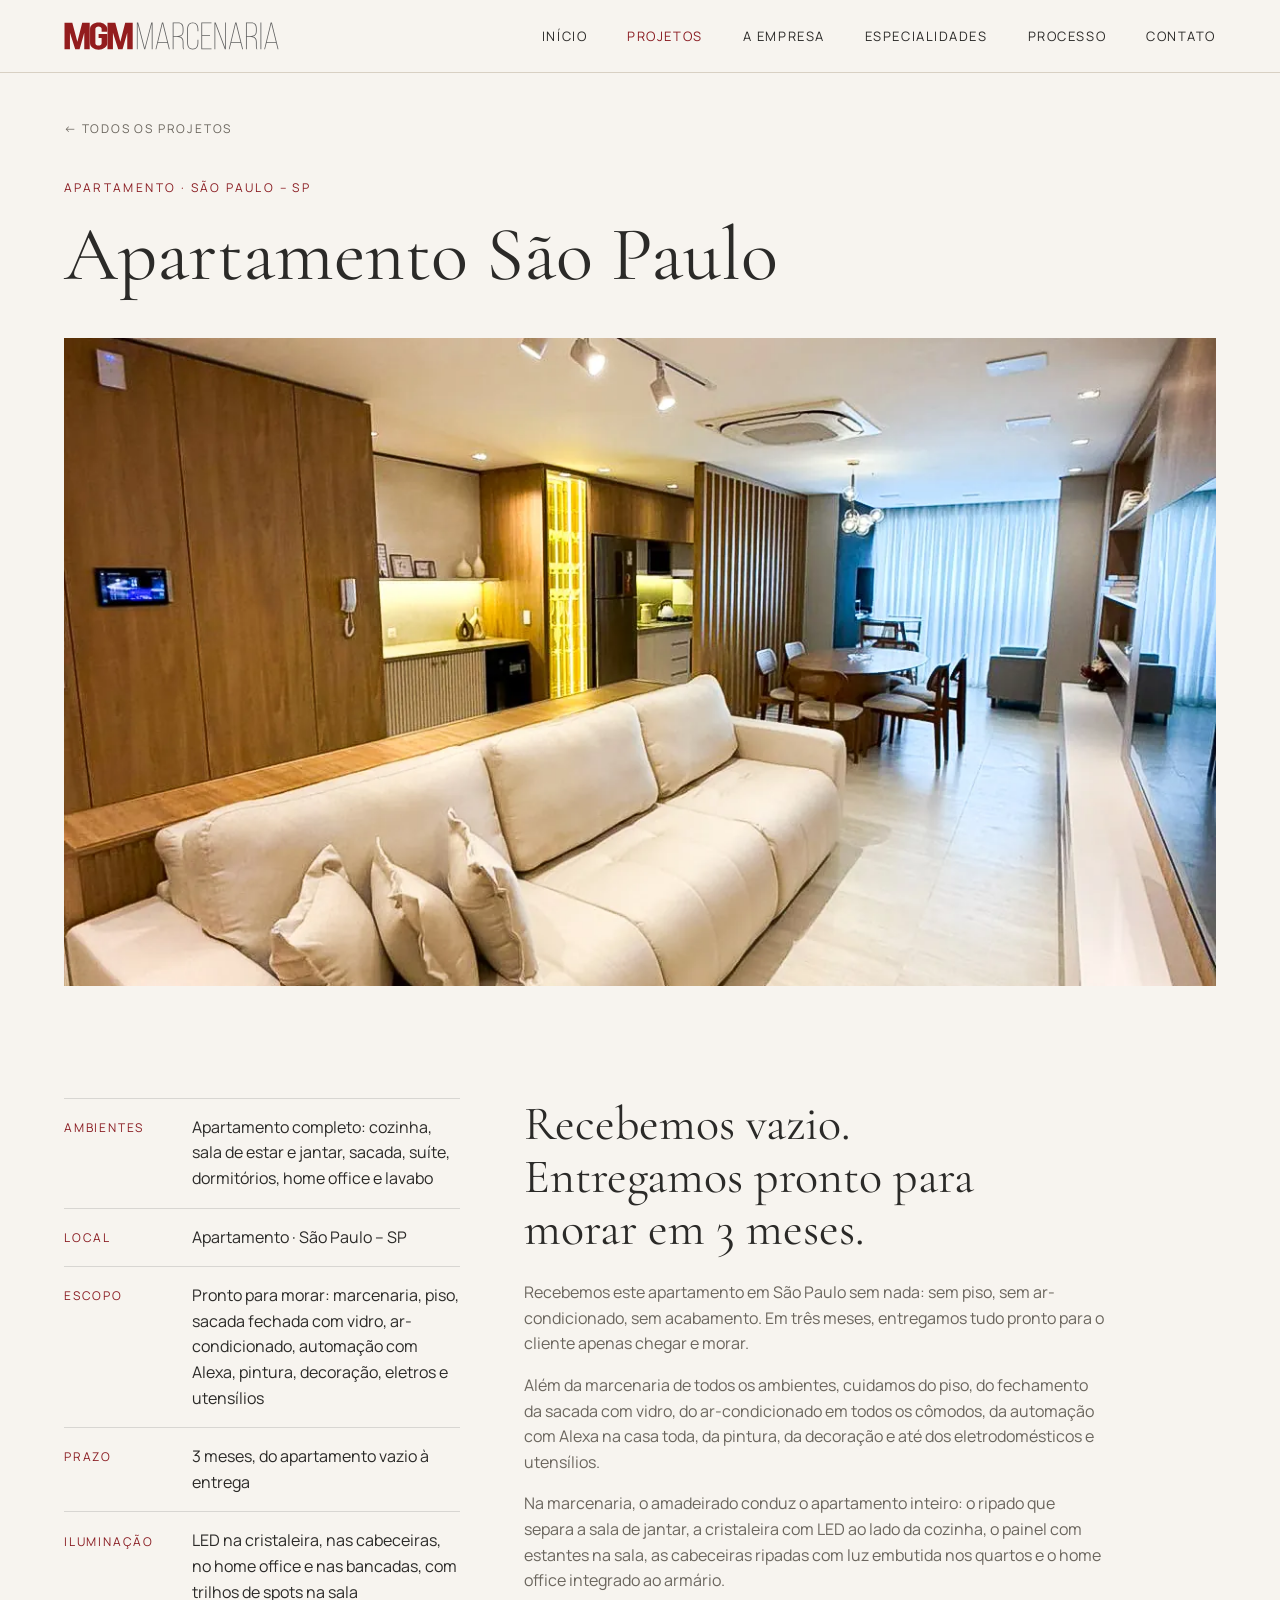
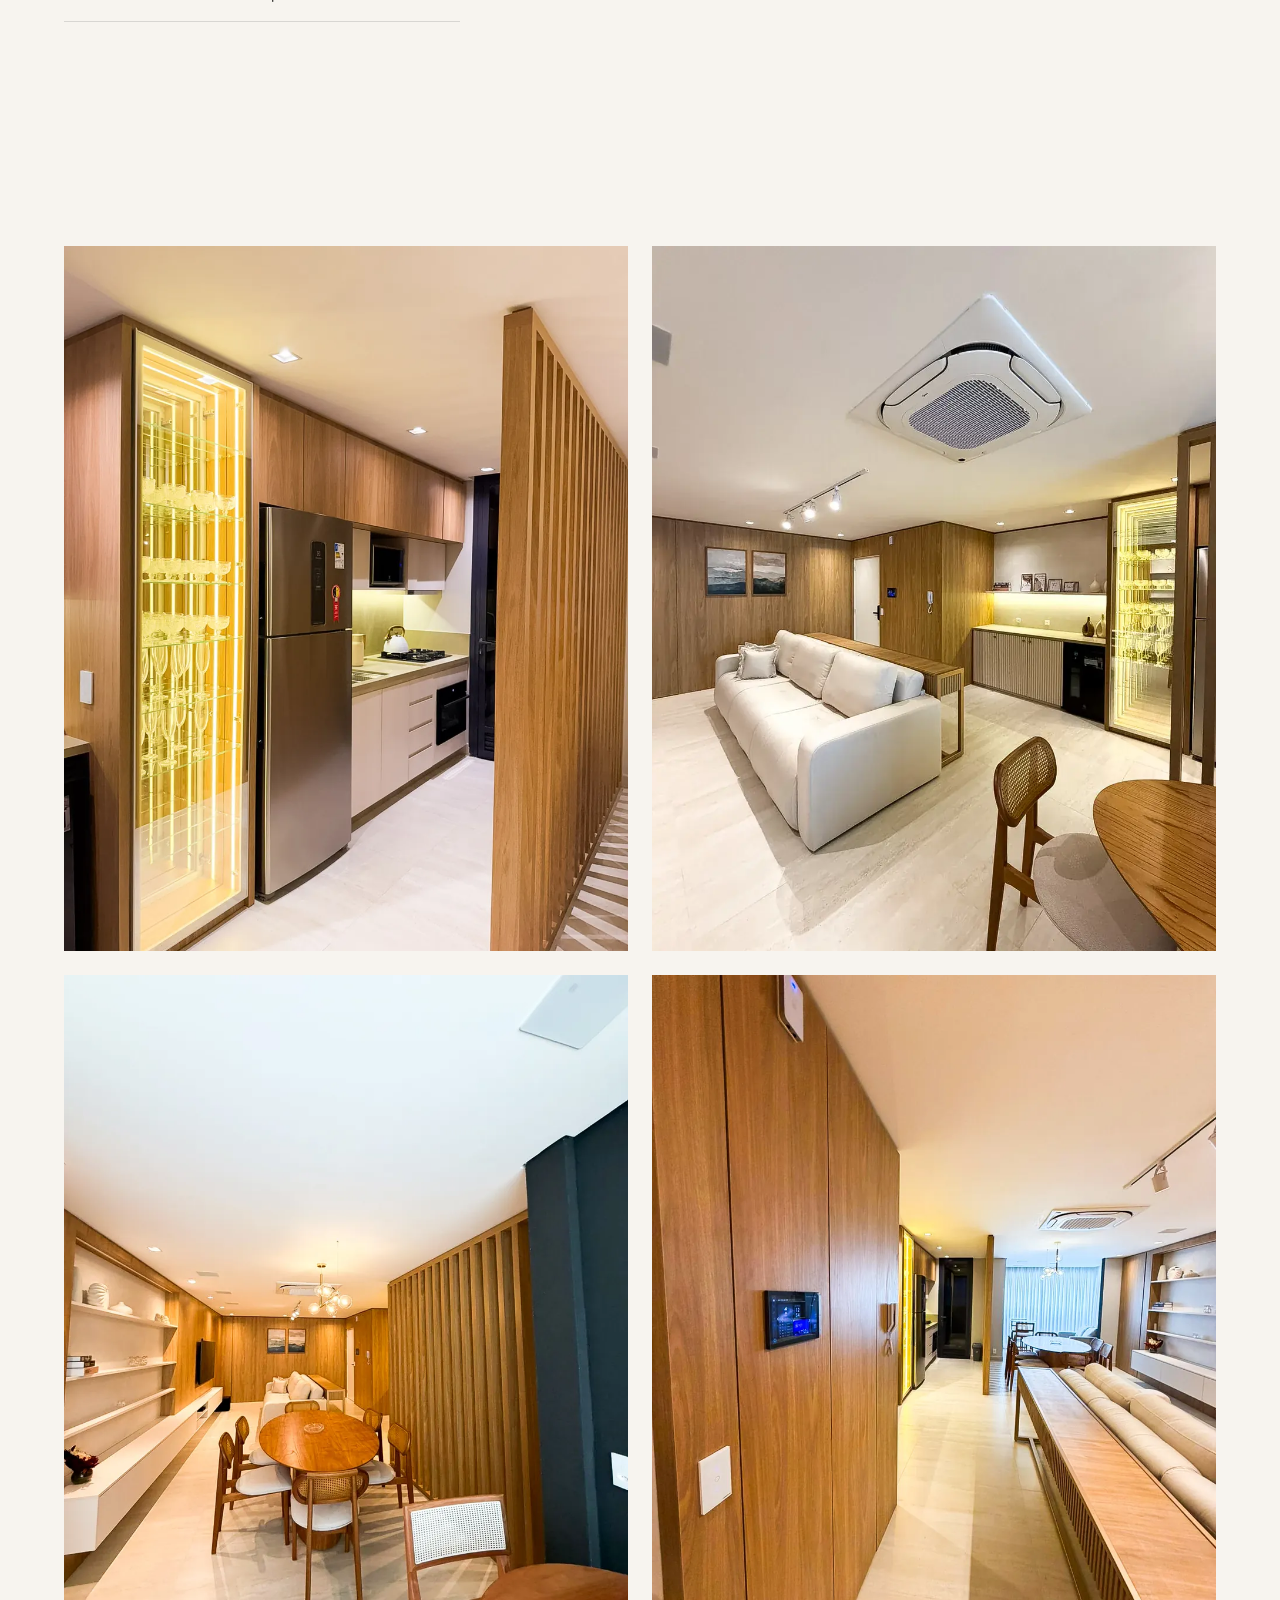
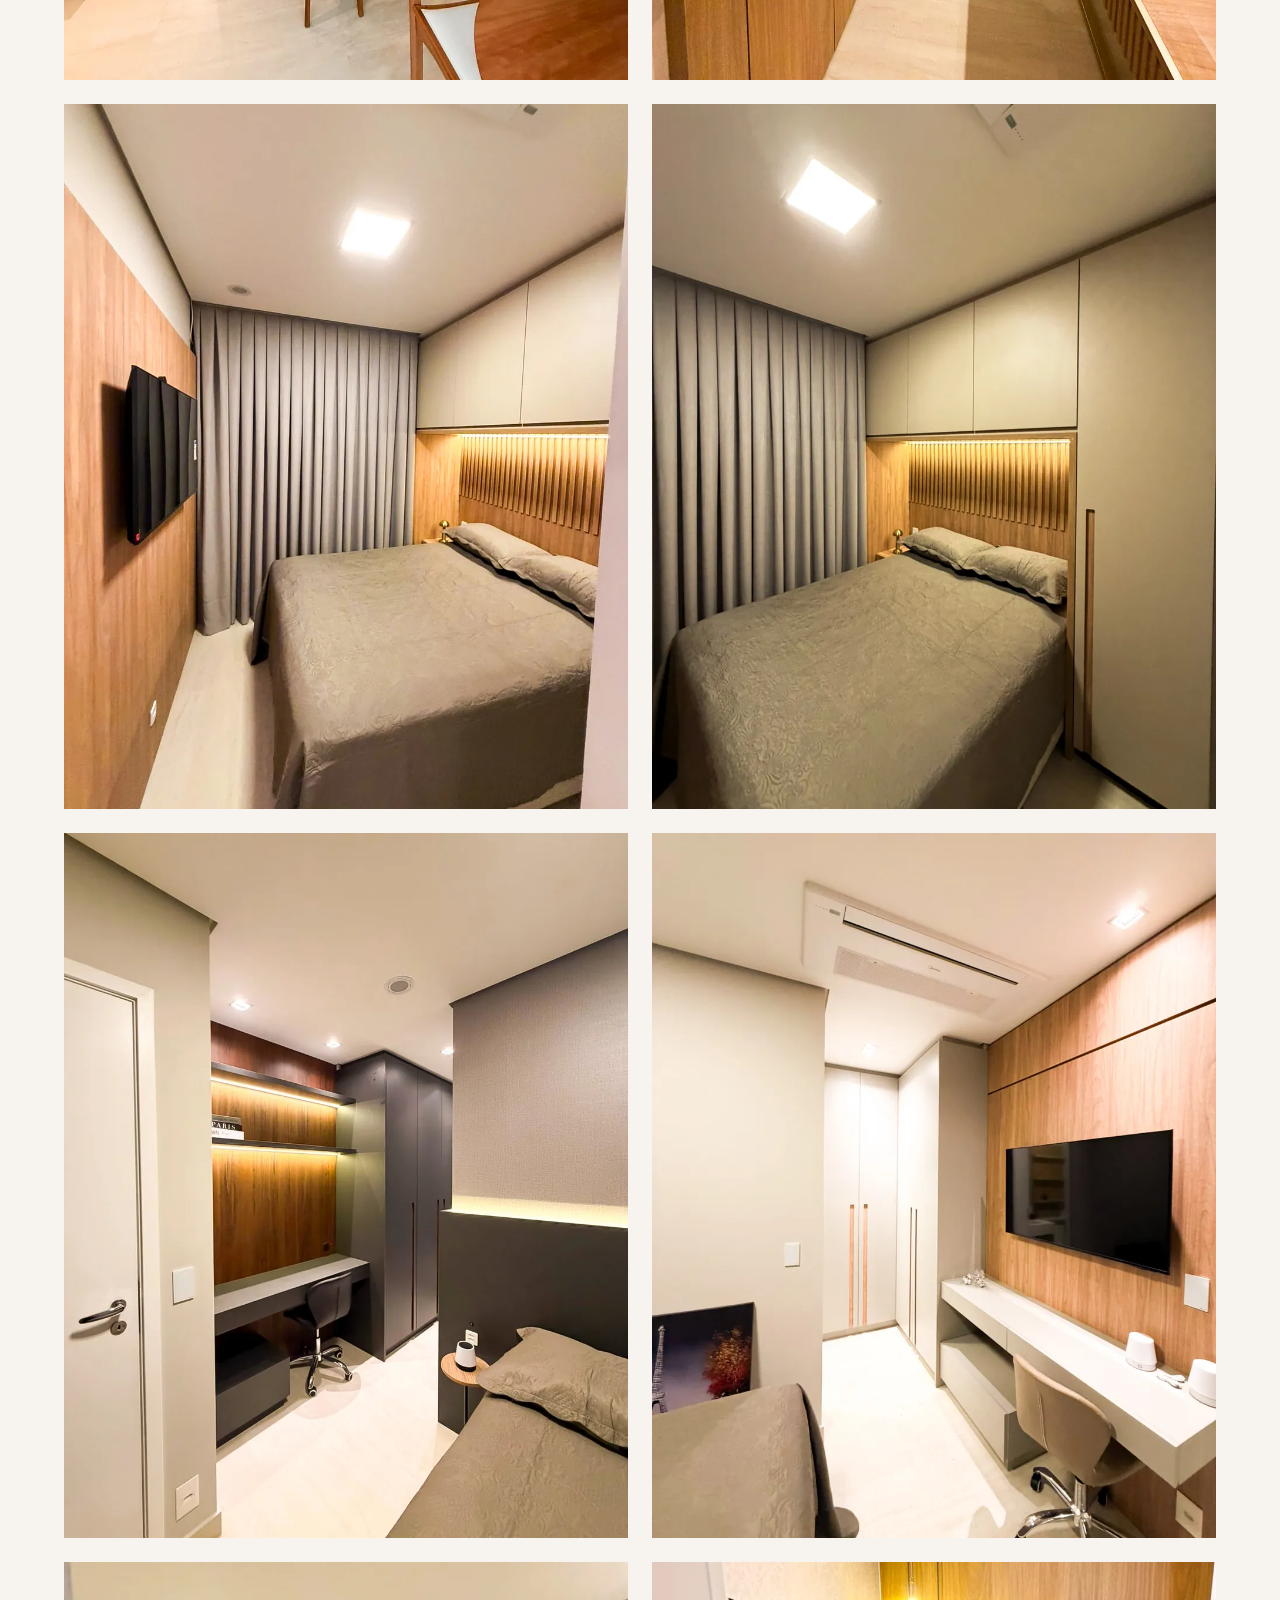
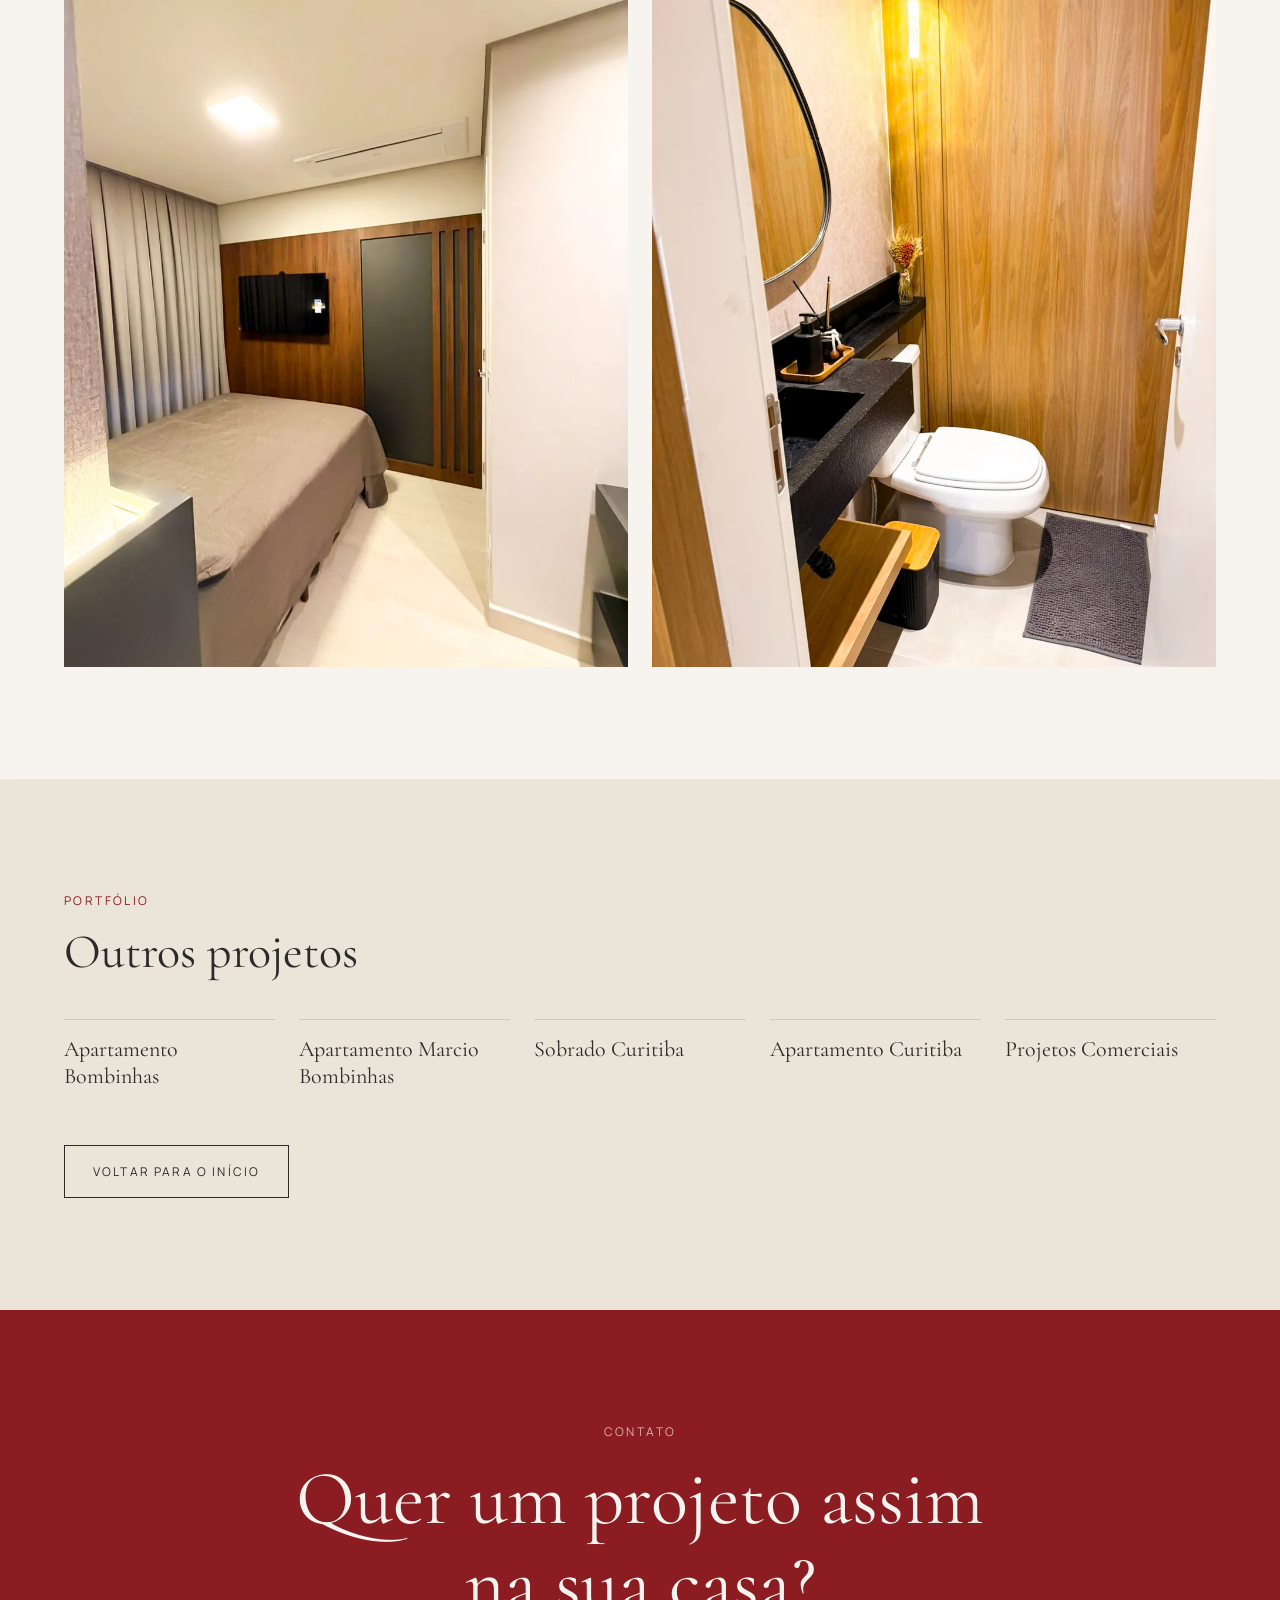
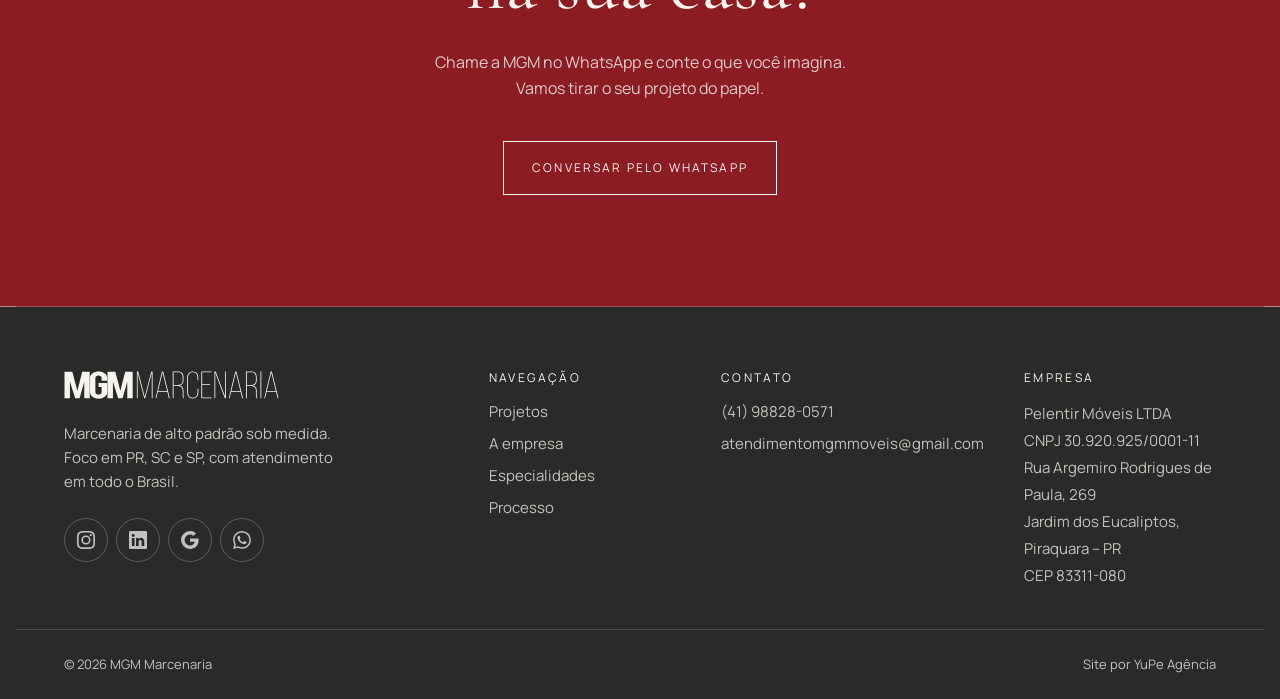
<file: projeto-1.html>
<!DOCTYPE html>
<html lang="pt-BR">
<head>
  <meta charset="UTF-8">
  <meta name="viewport" content="width=device-width, initial-scale=1.0">

  <title>Apartamento São Paulo | MGM Marcenaria</title>
  <meta name="description" content="Apartamento em São Paulo entregue pronto para morar em 3 meses: marcenaria, piso, sacada fechada, ar-condicionado, automação com Alexa, pintura, decoração e eletros.">
  <meta name="theme-color" content="#8a1c22">

  <link rel="canonical" href="https://marcelopelentir.github.io/site-mgm-marcenaria/projeto-1.html">
  <meta property="og:url" content="https://marcelopelentir.github.io/site-mgm-marcenaria/projeto-1.html">
  <meta property="og:site_name" content="MGM Marcenaria">
  <meta property="og:type" content="article">
  <meta property="og:locale" content="pt_BR">
  <meta property="og:title" content="Apartamento São Paulo | MGM Marcenaria">
  <meta property="og:description" content="Apartamento em São Paulo entregue pronto para morar em 3 meses: marcenaria, piso, sacada fechada, ar-condicionado, automação com Alexa, pintura, decoração e eletros.">
  <!-- Imagem do compartilhamento (WhatsApp, redes): precisa do endereço completo. 1200x630. -->
  <meta property="og:image" content="https://marcelopelentir.github.io/site-mgm-marcenaria/assets/imagens/og-mgm.jpg">
  <meta property="og:image:width" content="1200">
  <meta property="og:image:height" content="630">
  <meta name="twitter:card" content="summary_large_image">

  <!-- Ícones da aba e da tela inicial do celular -->
  <link rel="icon" href="favicon.ico" sizes="any">
  <link rel="icon" href="favicon.svg" type="image/svg+xml">
  <link rel="apple-touch-icon" href="apple-touch-icon.png">

  <link rel="preconnect" href="https://fonts.googleapis.com">
  <link rel="preconnect" href="https://fonts.gstatic.com" crossorigin>
  <link href="https://fonts.googleapis.com/css2?family=Cormorant+Garamond:ital,wght@0,400;0,500;1,400&family=Manrope:wght@400;500;600;700&display=swap" rel="stylesheet">

  <link rel="stylesheet" href="style.css">
  <script>document.documentElement.classList.add('js');</script>
  <script src="script.js" defer></script>
</head>
<body>

  <a class="pular-conteudo" href="#conteudo">Pular para o conteúdo</a>

  <!-- CABEÇALHO: igual ao da Home, mas os links levam de volta às seções do index.html -->
  <header class="cabecalho">
    <div class="cabecalho__interno">
      <a class="cabecalho__logo" href="index.html"><img src="assets/logo-mgm.svg" alt="MGM Marcenaria" width="216" height="28"></a>

      <button class="cabecalho__botao" type="button" aria-expanded="false" aria-controls="menu-principal">Menu</button>

      <nav class="cabecalho__nav" id="menu-principal" aria-label="Menu principal">
        <ul class="cabecalho__menu">
          <li><a href="index.html">Início</a></li>
          <!-- aria-current marca, para o leitor de tela, em qual seção do site a pessoa está -->
          <li><a href="index.html#projetos" aria-current="true">Projetos</a></li>
          <li><a href="index.html#empresa">A empresa</a></li>
          <li><a href="index.html#especialidades">Especialidades</a></li>
          <li><a href="index.html#processo">Processo</a></li>
          <li><a href="index.html#contato">Contato</a></li>
        </ul>
      </nav>
    </div>
  </header>

  <main id="conteudo">

    <!-- 1. ABERTURA -->
    <section class="secao projeto-abertura" aria-labelledby="projeto-titulo">
      <a class="projeto-abertura__voltar" href="index.html#projetos">← Todos os projetos</a>
      <p class="sobretitulo">Apartamento · São Paulo – SP</p>
      <h1 id="projeto-titulo" class="projeto-abertura__titulo">Apartamento São Paulo</h1>
      <!-- <picture>: horizontal (16:9) no desktop, vertical (4:5) no celular -->
      <figure class="projeto-abertura__imagem">
        <picture>
          <source media="(min-width: 56rem)" srcset="assets/imagens/apto-sao-paulo-abertura.webp" width="1200" height="675">
          <img src="assets/imagens/apto-sao-paulo-abertura-mobile.webp"
               alt="Sala de estar e jantar integradas com painéis amadeirados, estante, ripado e cozinha ao fundo"
               width="960" height="1200" fetchpriority="high">
        </picture>
      </figure>
    </section>

    <!-- 2. FICHA E CONCEITO -->
    <section class="secao projeto-sobre" aria-labelledby="sobre-titulo">
      <!-- Escopo e prazo informados pelo Marcelo (17/nov); detalhes de marcenaria descritos a partir das fotos. -->
      <dl class="ficha">
        <div class="ficha__linha">
          <dt>Ambientes</dt>
          <dd>Apartamento completo: cozinha, sala de estar e jantar, sacada, suíte, dormitórios, home office e lavabo</dd>
        </div>
        <div class="ficha__linha">
          <dt>Local</dt>
          <dd>Apartamento · São Paulo – SP</dd>
        </div>
        <div class="ficha__linha">
          <dt>Escopo</dt>
          <dd>Pronto para morar: marcenaria, piso, sacada fechada com vidro, ar-condicionado, automação com Alexa, pintura, decoração, eletros e utensílios</dd>
        </div>
        <div class="ficha__linha">
          <dt>Prazo</dt>
          <dd>3 meses, do apartamento vazio à entrega</dd>
        </div>
        <div class="ficha__linha">
          <dt>Iluminação</dt>
          <dd>LED na cristaleira, nas cabeceiras, no home office e nas bancadas, com trilhos de spots na sala</dd>
        </div>
      </dl>

      <div class="projeto-sobre__texto">
        <h2 id="sobre-titulo">Recebemos vazio. Entregamos pronto para morar em 3 meses.</h2>
        <p>Recebemos este apartamento em São Paulo sem nada: sem piso, sem ar-condicionado, sem acabamento. Em três meses, entregamos tudo pronto para o cliente apenas chegar e morar.</p>
        <p>Além da marcenaria de todos os ambientes, cuidamos do piso, do fechamento da sacada com vidro, do ar-condicionado em todos os cômodos, da automação com Alexa na casa toda, da pintura, da decoração e até dos eletrodomésticos e utensílios.</p>
        <p>Na marcenaria, o amadeirado conduz o apartamento inteiro: o ripado que separa a sala de jantar, a cristaleira com LED ao lado da cozinha, o painel com estantes na sala, as cabeceiras ripadas com luz embutida nos quartos e o home office integrado ao armário.</p>
      </div>
    </section>

    <!-- 3. GALERIA -->
    <section class="secao" aria-labelledby="galeria-titulo">
      <h2 id="galeria-titulo" class="sr-only">Galeria de fotos</h2>
      <!-- Todas as fotos deste projeto são verticais: galeria em 2 colunas, sem faixas largas. -->
      <div class="galeria">
        <figure class="galeria__item">
          <img src="assets/imagens/apto-sao-paulo-galeria-1.webp" alt="Cristaleira com LED ao lado da cozinha amadeirada e ripado separando os ambientes"
               width="960" height="1200" loading="lazy">
        </figure>
        <figure class="galeria__item">
          <img src="assets/imagens/apto-sao-paulo-galeria-2.webp" alt="Sala de estar com painéis amadeirados, cristaleira iluminada e ar-condicionado no teto"
               width="960" height="1200" loading="lazy">
        </figure>
        <figure class="galeria__item">
          <img src="assets/imagens/apto-sao-paulo-galeria-3.webp" alt="Sala de jantar e estar em sequência, com estante branca, painéis amadeirados e ripado"
               width="960" height="1200" loading="lazy">
        </figure>
        <figure class="galeria__item">
          <img src="assets/imagens/apto-sao-paulo-galeria-4.webp" alt="Painel amadeirado com tela da automação, ao lado da sala integrada"
               width="960" height="1200" loading="lazy">
        </figure>
        <figure class="galeria__item">
          <img src="assets/imagens/apto-sao-paulo-galeria-5.webp" alt="Suíte com cabeceira ripada iluminada por LED e armários até o teto"
               width="960" height="1200" loading="lazy">
        </figure>
        <figure class="galeria__item">
          <img src="assets/imagens/apto-sao-paulo-galeria-6.webp" alt="Dormitório com cabeceira ripada iluminada e armários até o teto"
               width="960" height="1200" loading="lazy">
        </figure>
        <figure class="galeria__item">
          <img src="assets/imagens/apto-sao-paulo-galeria-7.webp" alt="Home office com prateleira iluminada, bancada e armário escuro"
               width="960" height="1200" loading="lazy">
        </figure>
        <figure class="galeria__item">
          <img src="assets/imagens/apto-sao-paulo-galeria-8.webp" alt="Dormitório com painel amadeirado na parede da TV e bancada suspensa"
               width="960" height="1200" loading="lazy">
        </figure>
        <figure class="galeria__item">
          <img src="assets/imagens/apto-sao-paulo-galeria-9.webp" alt="Dormitório com painel amadeirado escuro e porta ripada"
               width="960" height="1200" loading="lazy">
        </figure>
        <figure class="galeria__item">
          <img src="assets/imagens/apto-sao-paulo-galeria-10.webp" alt="Lavabo com painel amadeirado, bancada escura e espelho orgânico"
               width="960" height="1200" loading="lazy">
        </figure>
      </div>
    </section>

    <!-- OUTROS PROJETOS (o projeto atual fica de fora) -->
    <section class="secao secao--areia outros" aria-labelledby="outros-titulo">
      <div class="secao__cabecalho">
        <p class="sobretitulo">Portfólio</p>
        <h2 id="outros-titulo">Outros projetos</h2>
      </div>
      <ul class="outros__lista">
        <li><a href="projeto-2.html">Apartamento Bombinhas</a></li>
        <li><a href="projeto-3.html">Apartamento Marcio Bombinhas</a></li>
        <li><a href="projeto-4.html">Sobrado Curitiba</a></li>
        <li><a href="projeto-5.html">Apartamento Curitiba</a></li>
        <li><a href="projeto-6.html">Projetos Comerciais</a></li>
      </ul>
      <a class="botao" href="index.html">Voltar para o início</a>
    </section>

    <!-- CHAMADA FINAL: a mensagem do WhatsApp já cita esta página -->
    <section class="secao secao--marca chamada-final" aria-labelledby="contato-titulo">
      <p class="sobretitulo">Contato</p>
      <h2 id="contato-titulo" class="chamada-final__titulo">Quer um projeto assim na sua casa?</h2>
      <p class="chamada-final__texto">Chame a MGM no WhatsApp e conte o que você imagina. Vamos tirar o seu projeto do papel.</p>
      <a class="botao botao--claro"
         href="https://wa.me/5541988280571?text=Ol%C3%A1%21%20Vi%20o%20projeto%20Apartamento%20S%C3%A3o%20Paulo%20no%20site%20e%20quero%20conversar%20sobre%20um%20projeto%20parecido."
         target="_blank" rel="noopener">
        Conversar pelo WhatsApp
      </a>
    </section>

  </main>

  <!-- 10. RODAPÉ: só informação, sem botão de conversão -->
  <footer class="rodape">
    <div class="rodape__interno">
      <div class="rodape__marca">
        <a class="rodape__logo" href="index.html#inicio"><img src="assets/logo-mgm-claro.svg" alt="MGM Marcenaria" width="216" height="28"></a>
        <p>Marcenaria de alto padrão sob medida. Foco em PR, SC e SP, com atendimento em todo o Brasil.</p>
        <!-- Redes sociais em ícone. Ícones da biblioteca Bootstrap Icons (licença MIT).
             aria-label dá nome ao link para leitores de tela; o SVG fica escondido deles (aria-hidden). -->
        <ul class="redes" aria-label="Redes sociais">
          <li>
            <a href="https://www.instagram.com/mgmmarcenaria_/" target="_blank" rel="noopener" aria-label="Instagram da MGM Marcenaria">
              <svg class="redes__icone" viewBox="0 0 16 16" aria-hidden="true" focusable="false"><path d="M8 0C5.829 0 5.556.01 4.703.048 3.85.088 3.269.222 2.76.42a3.9 3.9 0 0 0-1.417.923A3.9 3.9 0 0 0 .42 2.76C.222 3.268.087 3.85.048 4.7.01 5.555 0 5.827 0 8.001c0 2.172.01 2.444.048 3.297.04.852.174 1.433.372 1.942.205.526.478.972.923 1.417.444.445.89.719 1.416.923.51.198 1.09.333 1.942.372C5.555 15.99 5.827 16 8 16s2.444-.01 3.298-.048c.851-.04 1.434-.174 1.943-.372a3.9 3.9 0 0 0 1.416-.923c.445-.445.718-.891.923-1.417.197-.509.332-1.09.372-1.942C15.99 10.445 16 10.173 16 8s-.01-2.445-.048-3.299c-.04-.851-.175-1.433-.372-1.941a3.9 3.9 0 0 0-.923-1.417A3.9 3.9 0 0 0 13.24.42c-.51-.198-1.092-.333-1.943-.372C10.443.01 10.172 0 7.998 0zm-.717 1.442h.718c2.136 0 2.389.007 3.232.046.78.035 1.204.166 1.486.275.373.145.64.319.92.599s.453.546.598.92c.11.281.24.705.275 1.485.039.843.047 1.096.047 3.231s-.008 2.389-.047 3.232c-.035.78-.166 1.203-.275 1.485a2.5 2.5 0 0 1-.599.919c-.28.28-.546.453-.92.598-.28.11-.704.24-1.485.276-.843.038-1.096.047-3.232.047s-2.39-.009-3.233-.047c-.78-.036-1.203-.166-1.485-.276a2.5 2.5 0 0 1-.92-.598 2.5 2.5 0 0 1-.6-.92c-.109-.281-.24-.705-.275-1.485-.038-.843-.046-1.096-.046-3.233s.008-2.388.046-3.231c.036-.78.166-1.204.276-1.486.145-.373.319-.64.599-.92s.546-.453.92-.598c.282-.11.705-.24 1.485-.276.738-.034 1.024-.044 2.515-.045zm4.988 1.328a.96.96 0 1 0 0 1.92.96.96 0 0 0 0-1.92m-4.27 1.122a4.109 4.109 0 1 0 0 8.217 4.109 4.109 0 0 0 0-8.217m0 1.441a2.667 2.667 0 1 1 0 5.334 2.667 2.667 0 0 1 0-5.334"/></svg>
            </a>
          </li>
          <li>
            <a href="https://www.linkedin.com/company/mgm-marcenaria/" target="_blank" rel="noopener" aria-label="LinkedIn da MGM Marcenaria">
              <svg class="redes__icone" viewBox="0 0 16 16" aria-hidden="true" focusable="false"><path d="M0 1.146C0 .513.526 0 1.175 0h13.65C15.474 0 16 .513 16 1.146v13.708c0 .633-.526 1.146-1.175 1.146H1.175C.526 16 0 15.487 0 14.854zm4.943 12.248V6.169H2.542v7.225zm-1.2-8.212c.837 0 1.358-.554 1.358-1.248-.015-.709-.52-1.248-1.342-1.248S2.4 3.226 2.4 3.934c0 .694.521 1.248 1.327 1.248zm4.908 8.212V9.359c0-.216.016-.432.08-.586.173-.431.568-.878 1.232-.878.869 0 1.216.662 1.216 1.634v3.865h2.401V9.25c0-2.22-1.184-3.252-2.764-3.252-1.274 0-1.845.7-2.165 1.193v.025h-.016l.016-.025V6.169h-2.4c.03.678 0 7.225 0 7.225z"/></svg>
            </a>
          </li>
          <li>
            <a href="https://share.google/vh0qGKdN5vU6CauHO" target="_blank" rel="noopener" aria-label="MGM Marcenaria no Google">
              <svg class="redes__icone" viewBox="0 0 16 16" aria-hidden="true" focusable="false"><path d="M15.545 6.558a9.4 9.4 0 0 1 .139 1.626c0 2.434-.87 4.492-2.384 5.885h.002C11.978 15.292 10.158 16 8 16A8 8 0 1 1 8 0a7.7 7.7 0 0 1 5.352 2.082l-2.284 2.284A4.35 4.35 0 0 0 8 3.166c-2.087 0-3.86 1.408-4.492 3.304a4.8 4.8 0 0 0 0 3.063h.003c.635 1.893 2.405 3.301 4.492 3.301 1.078 0 2.004-.276 2.722-.764h-.003a3.7 3.7 0 0 0 1.599-2.431H8v-3.08z"/></svg>
            </a>
          </li>
          <li>
            <a href="https://wa.me/5541988280571" target="_blank" rel="noopener" aria-label="WhatsApp da MGM Marcenaria">
              <svg class="redes__icone" viewBox="0 0 16 16" aria-hidden="true" focusable="false"><path d="M13.601 2.326A7.85 7.85 0 0 0 7.994 0C3.627 0 .068 3.558.064 7.926c0 1.399.366 2.76 1.057 3.965L0 16l4.204-1.102a7.9 7.9 0 0 0 3.79.965h.004c4.368 0 7.926-3.558 7.93-7.93A7.9 7.9 0 0 0 13.6 2.326zM7.994 14.521a6.6 6.6 0 0 1-3.356-.92l-.24-.144-2.494.654.666-2.433-.156-.251a6.56 6.56 0 0 1-1.007-3.505c0-3.626 2.957-6.584 6.591-6.584a6.56 6.56 0 0 1 4.66 1.931 6.56 6.56 0 0 1 1.928 4.66c-.004 3.639-2.961 6.592-6.592 6.592m3.615-4.934c-.197-.099-1.17-.578-1.353-.646-.182-.065-.315-.099-.445.099-.133.197-.513.646-.627.775-.114.133-.232.148-.43.05-.197-.1-.836-.308-1.592-.985-.59-.525-.985-1.175-1.103-1.372-.114-.198-.011-.304.088-.403.087-.088.197-.232.296-.346.1-.114.133-.198.198-.33.065-.134.034-.248-.015-.347-.05-.099-.445-1.076-.612-1.47-.16-.389-.323-.335-.445-.34-.114-.007-.247-.007-.38-.007a.73.73 0 0 0-.529.247c-.182.198-.691.677-.691 1.654s.71 1.916.81 2.049c.098.133 1.394 2.132 3.383 2.992.47.205.84.326 1.129.418.475.152.904.129 1.246.08.38-.058 1.171-.48 1.338-.943.164-.464.164-.86.114-.943-.049-.084-.182-.133-.38-.232"/></svg>
            </a>
          </li>
        </ul>
      </div>

      <nav class="rodape__coluna" aria-label="Menu do rodapé">
        <h2 class="rodape__titulo">Navegação</h2>
        <ul>
          <li><a href="index.html#projetos">Projetos</a></li>
          <li><a href="index.html#empresa">A empresa</a></li>
          <li><a href="index.html#especialidades">Especialidades</a></li>
          <li><a href="index.html#processo">Processo</a></li>
        </ul>
      </nav>

      <div class="rodape__coluna">
        <h2 class="rodape__titulo">Contato</h2>
        <ul>
          <li><a href="https://wa.me/5541988280571" target="_blank" rel="noopener">(41) 98828-0571</a></li>
          <li><a href="mailto:atendimentomgmmoveis@gmail.com">atendimentomgmmoveis@gmail.com</a></li>
        </ul>
      </div>

      <div class="rodape__coluna">
        <h2 class="rodape__titulo">Empresa</h2>
        <!-- Dados do cadastro do CNPJ (Receita Federal). Endereço completo liberado pela MGM (17/nov). -->
        <address class="rodape__endereco">
          Pelentir Móveis LTDA<br>
          CNPJ 30.920.925/0001-11<br>
          Rua Argemiro Rodrigues de Paula, 269<br>
          Jardim dos Eucaliptos, Piraquara – PR<br>
          CEP 83311-080
        </address>
      </div>
    </div>

    <div class="rodape__base">
      <p>© 2026 MGM Marcenaria</p>
      <p>Site por <a href="https://yupeagencia.com.br" target="_blank" rel="noopener">YuPe Agência</a></p>
    </div>
  </footer>

</body>
</html>
</file>
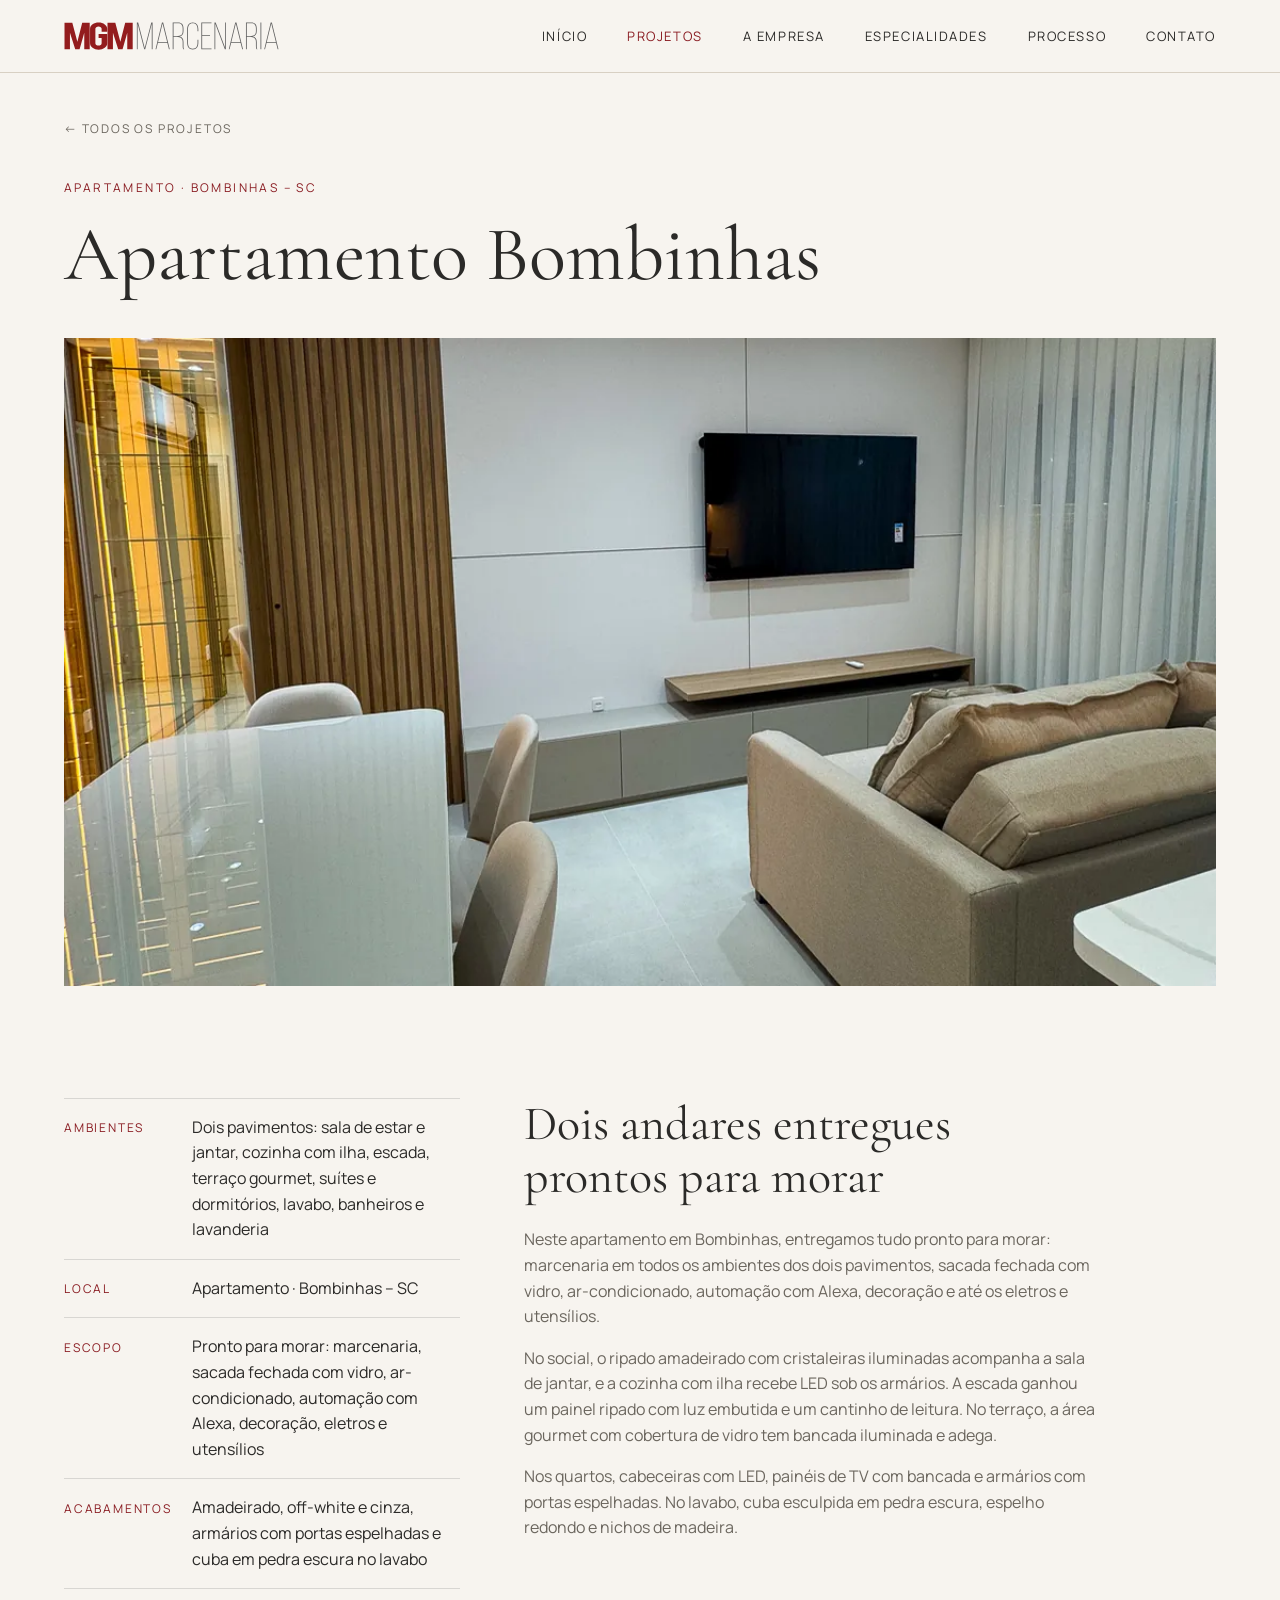
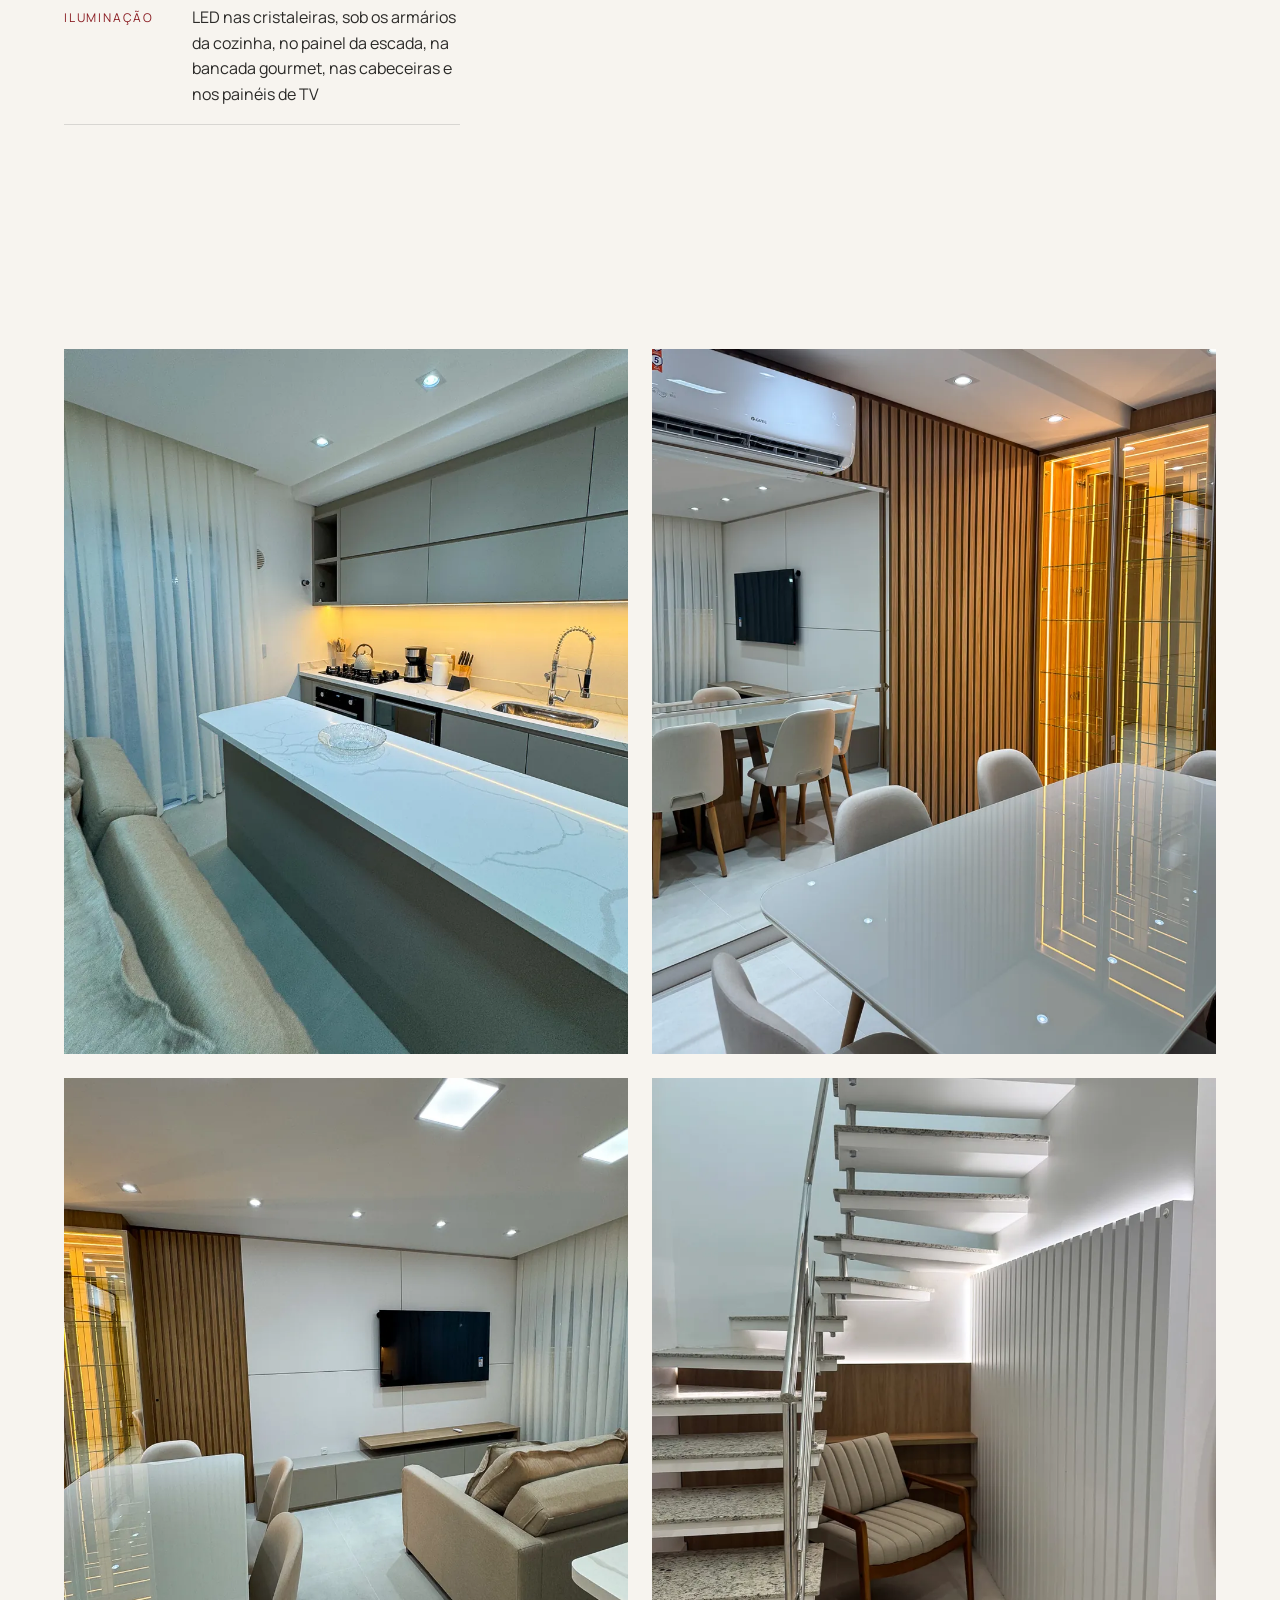
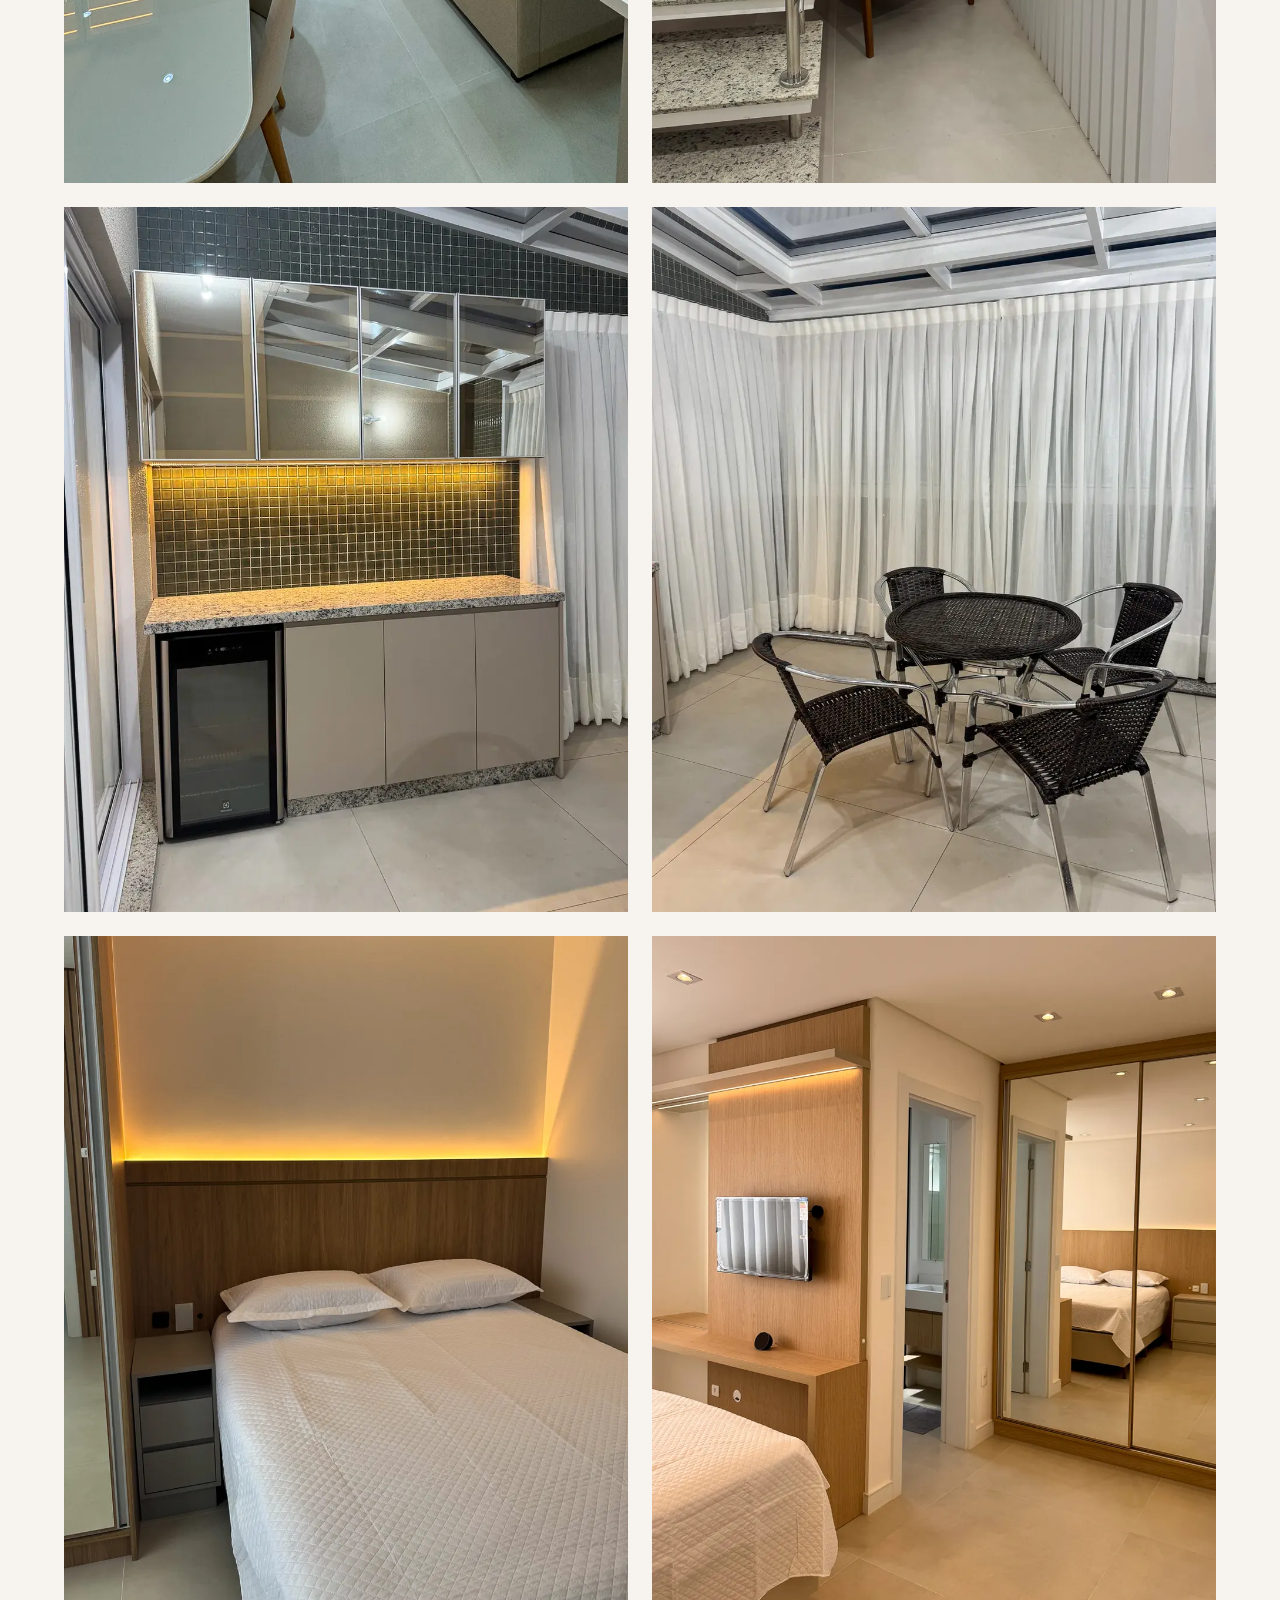
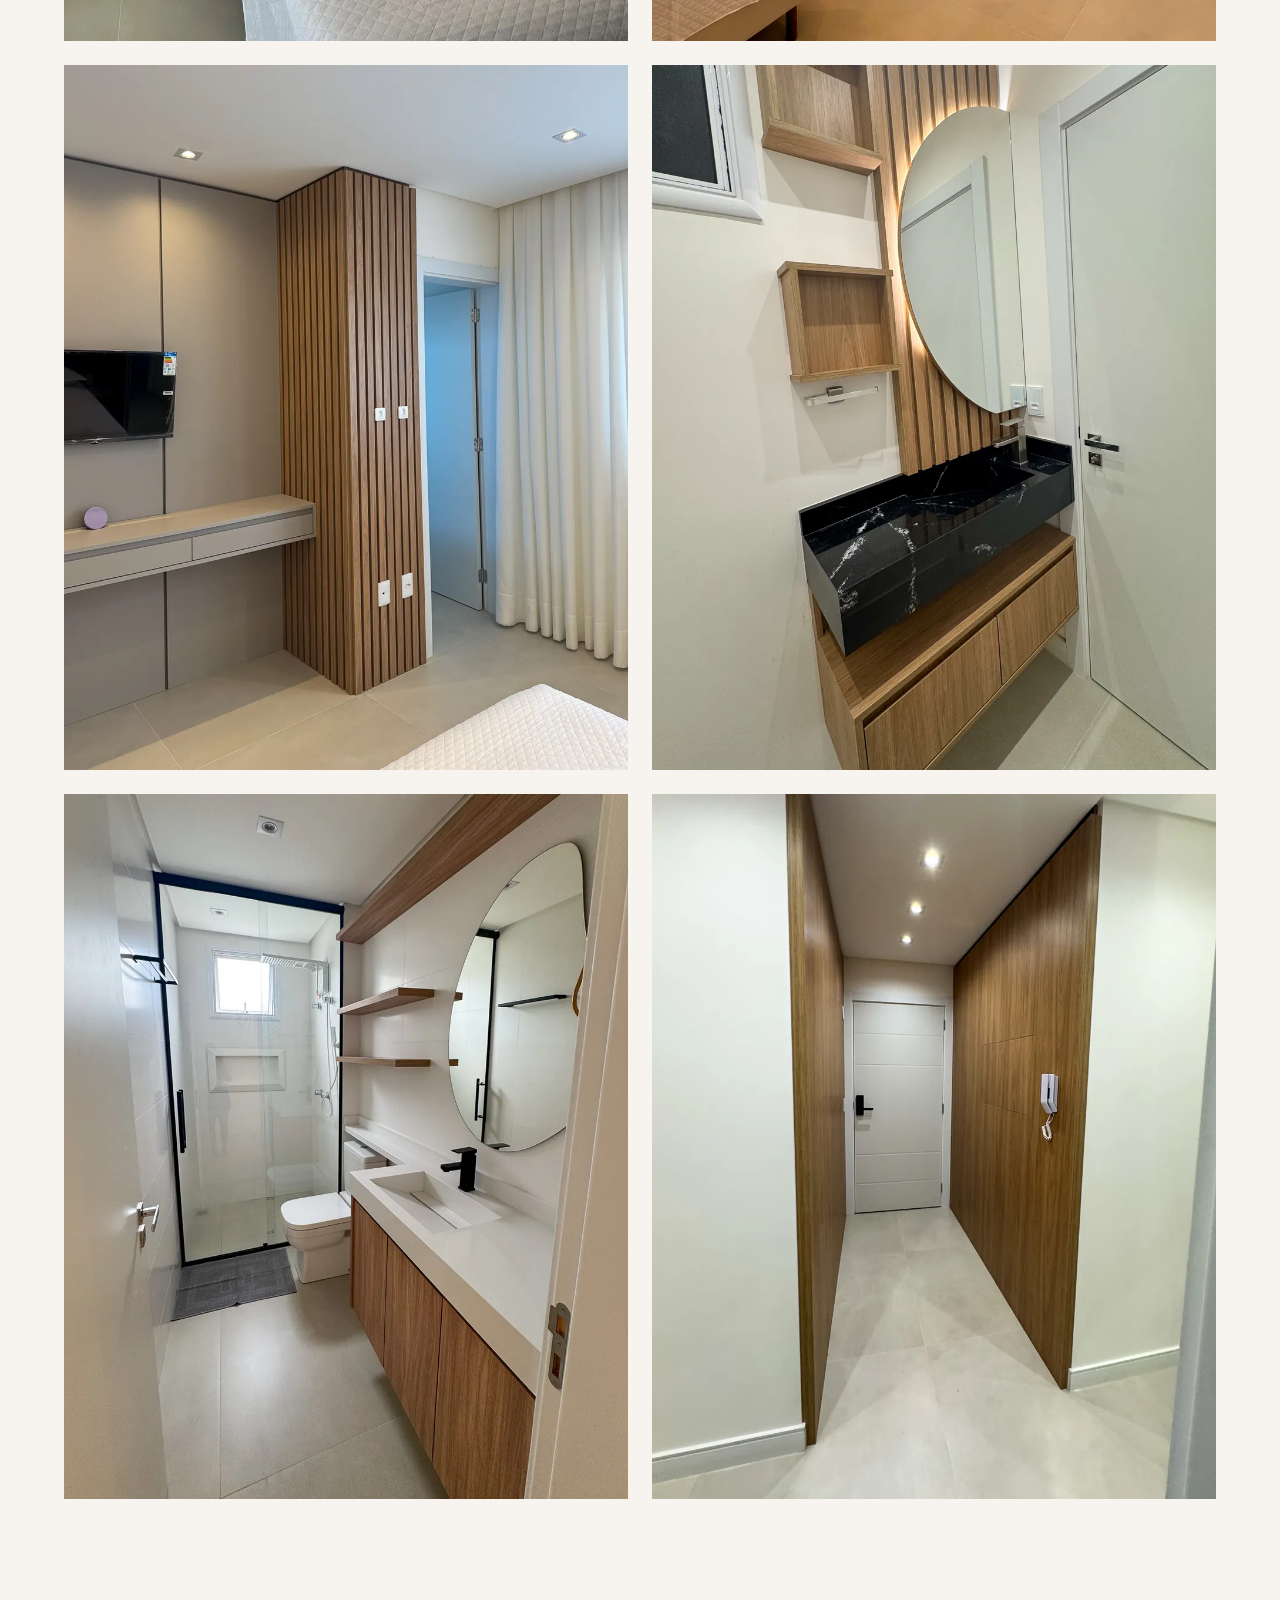
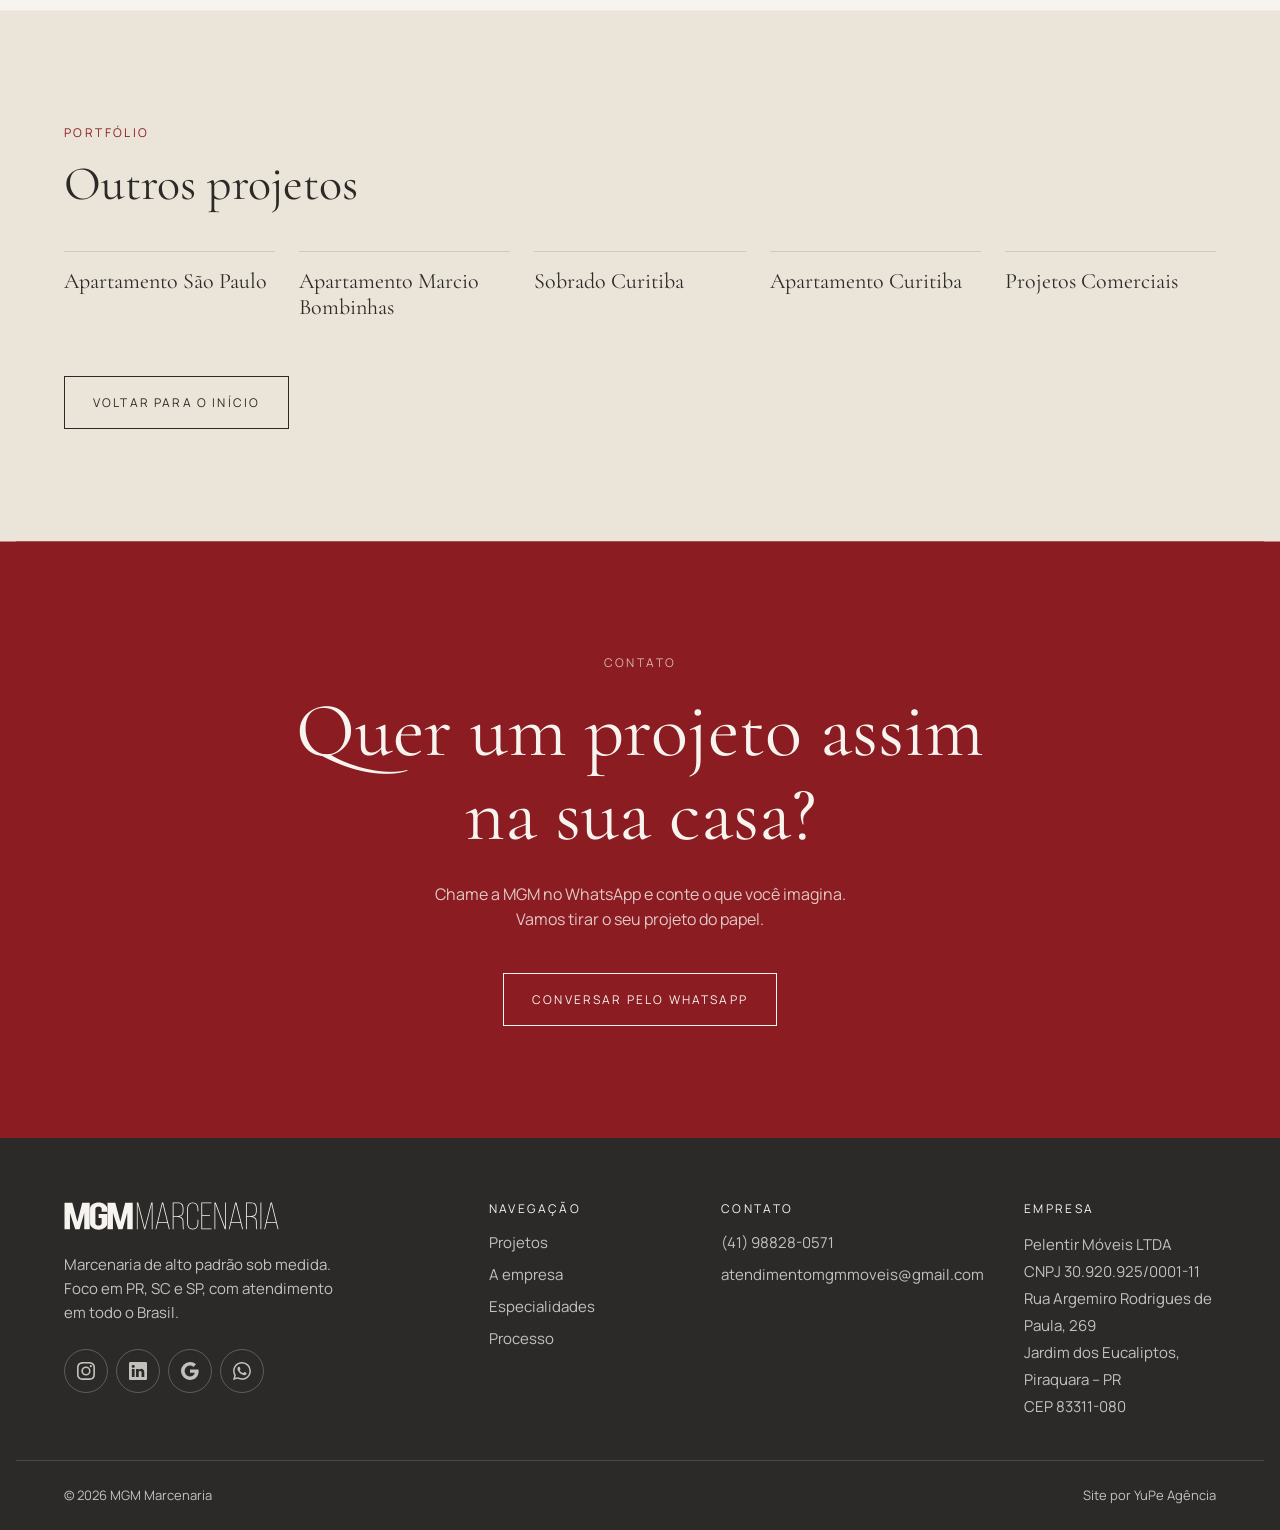
<file: projeto-2.html>
<!DOCTYPE html>
<html lang="pt-BR">
<head>
  <meta charset="UTF-8">
  <meta name="viewport" content="width=device-width, initial-scale=1.0">

  <title>Apartamento Bombinhas | MGM Marcenaria</title>
  <meta name="description" content="Apartamento de dois pavimentos em Bombinhas entregue pronto para morar: marcenaria com LED, cozinha com ilha, cristaleiras e terraço gourmet.">
  <meta name="theme-color" content="#8a1c22">

  <link rel="canonical" href="https://marcelopelentir.github.io/site-mgm-marcenaria/projeto-2.html">
  <meta property="og:url" content="https://marcelopelentir.github.io/site-mgm-marcenaria/projeto-2.html">
  <meta property="og:site_name" content="MGM Marcenaria">
  <meta property="og:type" content="article">
  <meta property="og:locale" content="pt_BR">
  <meta property="og:title" content="Apartamento Bombinhas | MGM Marcenaria">
  <meta property="og:description" content="Apartamento de dois pavimentos em Bombinhas entregue pronto para morar: marcenaria com LED, cozinha com ilha, cristaleiras e terraço gourmet.">
  <!-- Imagem do compartilhamento (WhatsApp, redes): precisa do endereço completo. 1200x630. -->
  <meta property="og:image" content="https://marcelopelentir.github.io/site-mgm-marcenaria/assets/imagens/og-mgm.jpg">
  <meta property="og:image:width" content="1200">
  <meta property="og:image:height" content="630">
  <meta name="twitter:card" content="summary_large_image">

  <!-- Ícones da aba e da tela inicial do celular -->
  <link rel="icon" href="favicon.ico" sizes="any">
  <link rel="icon" href="favicon.svg" type="image/svg+xml">
  <link rel="apple-touch-icon" href="apple-touch-icon.png">

  <link rel="preconnect" href="https://fonts.googleapis.com">
  <link rel="preconnect" href="https://fonts.gstatic.com" crossorigin>
  <link href="https://fonts.googleapis.com/css2?family=Cormorant+Garamond:ital,wght@0,400;0,500;1,400&family=Manrope:wght@400;500;600;700&display=swap" rel="stylesheet">

  <link rel="stylesheet" href="style.css">
  <script>document.documentElement.classList.add('js');</script>
  <script src="script.js" defer></script>
</head>
<body>

  <a class="pular-conteudo" href="#conteudo">Pular para o conteúdo</a>

  <!-- CABEÇALHO: igual ao da Home, mas os links levam de volta às seções do index.html -->
  <header class="cabecalho">
    <div class="cabecalho__interno">
      <a class="cabecalho__logo" href="index.html"><img src="assets/logo-mgm.svg" alt="MGM Marcenaria" width="216" height="28"></a>

      <button class="cabecalho__botao" type="button" aria-expanded="false" aria-controls="menu-principal">Menu</button>

      <nav class="cabecalho__nav" id="menu-principal" aria-label="Menu principal">
        <ul class="cabecalho__menu">
          <li><a href="index.html">Início</a></li>
          <!-- aria-current marca, para o leitor de tela, em qual seção do site a pessoa está -->
          <li><a href="index.html#projetos" aria-current="true">Projetos</a></li>
          <li><a href="index.html#empresa">A empresa</a></li>
          <li><a href="index.html#especialidades">Especialidades</a></li>
          <li><a href="index.html#processo">Processo</a></li>
          <li><a href="index.html#contato">Contato</a></li>
        </ul>
      </nav>
    </div>
  </header>

  <main id="conteudo">

    <!-- 1. ABERTURA -->
    <section class="secao projeto-abertura" aria-labelledby="projeto-titulo">
      <a class="projeto-abertura__voltar" href="index.html#projetos">← Todos os projetos</a>
      <p class="sobretitulo">Apartamento · Bombinhas – SC</p>
      <h1 id="projeto-titulo" class="projeto-abertura__titulo">Apartamento Bombinhas</h1>
      <!-- <picture>: horizontal (16:9) no desktop, vertical (4:5) no celular -->
      <figure class="projeto-abertura__imagem">
        <picture>
          <source media="(min-width: 56rem)" srcset="assets/imagens/apto-bombinhas-abertura.webp" width="1080" height="608">
          <img src="assets/imagens/apto-bombinhas-abertura-mobile.webp"
               alt="Sala de jantar com ripado amadeirado, cristaleira iluminada e cozinha ao fundo"
               width="960" height="1200" fetchpriority="high">
        </picture>
      </figure>
    </section>

    <!-- 2. FICHA E CONCEITO -->
    <section class="secao projeto-sobre" aria-labelledby="sobre-titulo">
      <!-- Escopo informado pelo Marcelo (17/nov); detalhes de marcenaria descritos a partir das fotos. -->
      <dl class="ficha">
        <div class="ficha__linha">
          <dt>Ambientes</dt>
          <dd>Dois pavimentos: sala de estar e jantar, cozinha com ilha, escada, terraço gourmet, suítes e dormitórios, lavabo, banheiros e lavanderia</dd>
        </div>
        <div class="ficha__linha">
          <dt>Local</dt>
          <dd>Apartamento · Bombinhas – SC</dd>
        </div>
        <div class="ficha__linha">
          <dt>Escopo</dt>
          <dd>Pronto para morar: marcenaria, sacada fechada com vidro, ar-condicionado, automação com Alexa, decoração, eletros e utensílios</dd>
        </div>
        <div class="ficha__linha">
          <dt>Acabamentos</dt>
          <dd>Amadeirado, off-white e cinza, armários com portas espelhadas e cuba em pedra escura no lavabo</dd>
        </div>
        <div class="ficha__linha">
          <dt>Iluminação</dt>
          <dd>LED nas cristaleiras, sob os armários da cozinha, no painel da escada, na bancada gourmet, nas cabeceiras e nos painéis de TV</dd>
        </div>
      </dl>

      <div class="projeto-sobre__texto">
        <h2 id="sobre-titulo">Dois andares entregues prontos para morar</h2>
        <p>Neste apartamento em Bombinhas, entregamos tudo pronto para morar: marcenaria em todos os ambientes dos dois pavimentos, sacada fechada com vidro, ar-condicionado, automação com Alexa, decoração e até os eletros e utensílios.</p>
        <p>No social, o ripado amadeirado com cristaleiras iluminadas acompanha a sala de jantar, e a cozinha com ilha recebe LED sob os armários. A escada ganhou um painel ripado com luz embutida e um cantinho de leitura. No terraço, a área gourmet com cobertura de vidro tem bancada iluminada e adega.</p>
        <p>Nos quartos, cabeceiras com LED, painéis de TV com bancada e armários com portas espelhadas. No lavabo, cuba esculpida em pedra escura, espelho redondo e nichos de madeira.</p>
      </div>
    </section>

    <!-- 3. GALERIA -->
    <section class="secao" aria-labelledby="galeria-titulo">
      <h2 id="galeria-titulo" class="sr-only">Galeria de fotos</h2>
      <!-- Todas as fotos deste projeto são verticais: galeria em 2 colunas, sem faixas largas. -->
      <div class="galeria">
        <figure class="galeria__item">
          <img src="assets/imagens/apto-bombinhas-galeria-1.webp" alt="Cozinha com ilha em pedra clara, armários cinza e LED sob os armários superiores"
               width="960" height="1200" loading="lazy">
        </figure>
        <figure class="galeria__item">
          <img src="assets/imagens/apto-bombinhas-galeria-2.webp" alt="Sala de jantar com ripado amadeirado, cristaleira iluminada e espelho"
               width="960" height="1200" loading="lazy">
        </figure>
        <figure class="galeria__item">
          <img src="assets/imagens/apto-bombinhas-galeria-3.webp" alt="Sala de estar com painel de TV, rack suspenso e cristaleira iluminada ao lado"
               width="960" height="1200" loading="lazy">
        </figure>
        <figure class="galeria__item">
          <img src="assets/imagens/apto-bombinhas-galeria-4.webp" alt="Escada com painel ripado iluminado por LED e poltrona sob os degraus"
               width="960" height="1200" loading="lazy">
        </figure>
        <figure class="galeria__item">
          <img src="assets/imagens/apto-bombinhas-galeria-5.webp" alt="Bancada gourmet com LED, revestimento escuro, adega e armários com portas espelhadas"
               width="960" height="1200" loading="lazy">
        </figure>
        <figure class="galeria__item">
          <img src="assets/imagens/apto-bombinhas-galeria-6.webp" alt="Terraço gourmet com cobertura de vidro e mesa"
               width="960" height="1200" loading="lazy">
        </figure>
        <figure class="galeria__item">
          <img src="assets/imagens/apto-bombinhas-galeria-7.webp" alt="Suíte com cabeceira amadeirada e LED embutido"
               width="960" height="1200" loading="lazy">
        </figure>
        <figure class="galeria__item">
          <img src="assets/imagens/apto-bombinhas-galeria-8.webp" alt="Quarto com painel de TV amadeirado, bancada e armário com portas espelhadas"
               width="960" height="1200" loading="lazy">
        </figure>
        <figure class="galeria__item">
          <img src="assets/imagens/apto-bombinhas-galeria-9.webp" alt="Quarto com ripado amadeirado, painel de TV e bancada suspensa"
               width="960" height="1200" loading="lazy">
        </figure>
        <figure class="galeria__item">
          <img src="assets/imagens/apto-bombinhas-galeria-10.webp" alt="Lavabo com cuba em pedra escura, espelho redondo, ripado e nichos de madeira"
               width="960" height="1200" loading="lazy">
        </figure>
        <figure class="galeria__item">
          <img src="assets/imagens/apto-bombinhas-galeria-11.webp" alt="Banheiro com gabinete amadeirado, espelho redondo e prateleiras de madeira"
               width="960" height="1200" loading="lazy">
        </figure>
        <figure class="galeria__item">
          <img src="assets/imagens/apto-bombinhas-galeria-12.webp" alt="Hall de entrada com painéis amadeirados nas paredes"
               width="960" height="1200" loading="lazy">
        </figure>
      </div>
    </section>

    <!-- OUTROS PROJETOS (o projeto atual fica de fora) -->
    <section class="secao secao--areia outros" aria-labelledby="outros-titulo">
      <div class="secao__cabecalho">
        <p class="sobretitulo">Portfólio</p>
        <h2 id="outros-titulo">Outros projetos</h2>
      </div>
      <ul class="outros__lista">
        <li><a href="projeto-1.html">Apartamento São Paulo</a></li>
        <li><a href="projeto-3.html">Apartamento Marcio Bombinhas</a></li>
        <li><a href="projeto-4.html">Sobrado Curitiba</a></li>
        <li><a href="projeto-5.html">Apartamento Curitiba</a></li>
        <li><a href="projeto-6.html">Projetos Comerciais</a></li>
      </ul>
      <a class="botao" href="index.html">Voltar para o início</a>
    </section>

    <!-- CHAMADA FINAL: a mensagem do WhatsApp já cita esta página -->
    <section class="secao secao--marca chamada-final" aria-labelledby="contato-titulo">
      <p class="sobretitulo">Contato</p>
      <h2 id="contato-titulo" class="chamada-final__titulo">Quer um projeto assim na sua casa?</h2>
      <p class="chamada-final__texto">Chame a MGM no WhatsApp e conte o que você imagina. Vamos tirar o seu projeto do papel.</p>
      <a class="botao botao--claro"
         href="https://wa.me/5541988280571?text=Ol%C3%A1%21%20Vi%20o%20projeto%20Apartamento%20Bombinhas%20no%20site%20e%20quero%20conversar%20sobre%20um%20projeto%20parecido."
         target="_blank" rel="noopener">
        Conversar pelo WhatsApp
      </a>
    </section>

  </main>

  <!-- 10. RODAPÉ: só informação, sem botão de conversão -->
  <footer class="rodape">
    <div class="rodape__interno">
      <div class="rodape__marca">
        <a class="rodape__logo" href="index.html#inicio"><img src="assets/logo-mgm-claro.svg" alt="MGM Marcenaria" width="216" height="28"></a>
        <p>Marcenaria de alto padrão sob medida. Foco em PR, SC e SP, com atendimento em todo o Brasil.</p>
        <!-- Redes sociais em ícone. Ícones da biblioteca Bootstrap Icons (licença MIT).
             aria-label dá nome ao link para leitores de tela; o SVG fica escondido deles (aria-hidden). -->
        <ul class="redes" aria-label="Redes sociais">
          <li>
            <a href="https://www.instagram.com/mgmmarcenaria_/" target="_blank" rel="noopener" aria-label="Instagram da MGM Marcenaria">
              <svg class="redes__icone" viewBox="0 0 16 16" aria-hidden="true" focusable="false"><path d="M8 0C5.829 0 5.556.01 4.703.048 3.85.088 3.269.222 2.76.42a3.9 3.9 0 0 0-1.417.923A3.9 3.9 0 0 0 .42 2.76C.222 3.268.087 3.85.048 4.7.01 5.555 0 5.827 0 8.001c0 2.172.01 2.444.048 3.297.04.852.174 1.433.372 1.942.205.526.478.972.923 1.417.444.445.89.719 1.416.923.51.198 1.09.333 1.942.372C5.555 15.99 5.827 16 8 16s2.444-.01 3.298-.048c.851-.04 1.434-.174 1.943-.372a3.9 3.9 0 0 0 1.416-.923c.445-.445.718-.891.923-1.417.197-.509.332-1.09.372-1.942C15.99 10.445 16 10.173 16 8s-.01-2.445-.048-3.299c-.04-.851-.175-1.433-.372-1.941a3.9 3.9 0 0 0-.923-1.417A3.9 3.9 0 0 0 13.24.42c-.51-.198-1.092-.333-1.943-.372C10.443.01 10.172 0 7.998 0zm-.717 1.442h.718c2.136 0 2.389.007 3.232.046.78.035 1.204.166 1.486.275.373.145.64.319.92.599s.453.546.598.92c.11.281.24.705.275 1.485.039.843.047 1.096.047 3.231s-.008 2.389-.047 3.232c-.035.78-.166 1.203-.275 1.485a2.5 2.5 0 0 1-.599.919c-.28.28-.546.453-.92.598-.28.11-.704.24-1.485.276-.843.038-1.096.047-3.232.047s-2.39-.009-3.233-.047c-.78-.036-1.203-.166-1.485-.276a2.5 2.5 0 0 1-.92-.598 2.5 2.5 0 0 1-.6-.92c-.109-.281-.24-.705-.275-1.485-.038-.843-.046-1.096-.046-3.233s.008-2.388.046-3.231c.036-.78.166-1.204.276-1.486.145-.373.319-.64.599-.92s.546-.453.92-.598c.282-.11.705-.24 1.485-.276.738-.034 1.024-.044 2.515-.045zm4.988 1.328a.96.96 0 1 0 0 1.92.96.96 0 0 0 0-1.92m-4.27 1.122a4.109 4.109 0 1 0 0 8.217 4.109 4.109 0 0 0 0-8.217m0 1.441a2.667 2.667 0 1 1 0 5.334 2.667 2.667 0 0 1 0-5.334"/></svg>
            </a>
          </li>
          <li>
            <a href="https://www.linkedin.com/company/mgm-marcenaria/" target="_blank" rel="noopener" aria-label="LinkedIn da MGM Marcenaria">
              <svg class="redes__icone" viewBox="0 0 16 16" aria-hidden="true" focusable="false"><path d="M0 1.146C0 .513.526 0 1.175 0h13.65C15.474 0 16 .513 16 1.146v13.708c0 .633-.526 1.146-1.175 1.146H1.175C.526 16 0 15.487 0 14.854zm4.943 12.248V6.169H2.542v7.225zm-1.2-8.212c.837 0 1.358-.554 1.358-1.248-.015-.709-.52-1.248-1.342-1.248S2.4 3.226 2.4 3.934c0 .694.521 1.248 1.327 1.248zm4.908 8.212V9.359c0-.216.016-.432.08-.586.173-.431.568-.878 1.232-.878.869 0 1.216.662 1.216 1.634v3.865h2.401V9.25c0-2.22-1.184-3.252-2.764-3.252-1.274 0-1.845.7-2.165 1.193v.025h-.016l.016-.025V6.169h-2.4c.03.678 0 7.225 0 7.225z"/></svg>
            </a>
          </li>
          <li>
            <a href="https://share.google/vh0qGKdN5vU6CauHO" target="_blank" rel="noopener" aria-label="MGM Marcenaria no Google">
              <svg class="redes__icone" viewBox="0 0 16 16" aria-hidden="true" focusable="false"><path d="M15.545 6.558a9.4 9.4 0 0 1 .139 1.626c0 2.434-.87 4.492-2.384 5.885h.002C11.978 15.292 10.158 16 8 16A8 8 0 1 1 8 0a7.7 7.7 0 0 1 5.352 2.082l-2.284 2.284A4.35 4.35 0 0 0 8 3.166c-2.087 0-3.86 1.408-4.492 3.304a4.8 4.8 0 0 0 0 3.063h.003c.635 1.893 2.405 3.301 4.492 3.301 1.078 0 2.004-.276 2.722-.764h-.003a3.7 3.7 0 0 0 1.599-2.431H8v-3.08z"/></svg>
            </a>
          </li>
          <li>
            <a href="https://wa.me/5541988280571" target="_blank" rel="noopener" aria-label="WhatsApp da MGM Marcenaria">
              <svg class="redes__icone" viewBox="0 0 16 16" aria-hidden="true" focusable="false"><path d="M13.601 2.326A7.85 7.85 0 0 0 7.994 0C3.627 0 .068 3.558.064 7.926c0 1.399.366 2.76 1.057 3.965L0 16l4.204-1.102a7.9 7.9 0 0 0 3.79.965h.004c4.368 0 7.926-3.558 7.93-7.93A7.9 7.9 0 0 0 13.6 2.326zM7.994 14.521a6.6 6.6 0 0 1-3.356-.92l-.24-.144-2.494.654.666-2.433-.156-.251a6.56 6.56 0 0 1-1.007-3.505c0-3.626 2.957-6.584 6.591-6.584a6.56 6.56 0 0 1 4.66 1.931 6.56 6.56 0 0 1 1.928 4.66c-.004 3.639-2.961 6.592-6.592 6.592m3.615-4.934c-.197-.099-1.17-.578-1.353-.646-.182-.065-.315-.099-.445.099-.133.197-.513.646-.627.775-.114.133-.232.148-.43.05-.197-.1-.836-.308-1.592-.985-.59-.525-.985-1.175-1.103-1.372-.114-.198-.011-.304.088-.403.087-.088.197-.232.296-.346.1-.114.133-.198.198-.33.065-.134.034-.248-.015-.347-.05-.099-.445-1.076-.612-1.47-.16-.389-.323-.335-.445-.34-.114-.007-.247-.007-.38-.007a.73.73 0 0 0-.529.247c-.182.198-.691.677-.691 1.654s.71 1.916.81 2.049c.098.133 1.394 2.132 3.383 2.992.47.205.84.326 1.129.418.475.152.904.129 1.246.08.38-.058 1.171-.48 1.338-.943.164-.464.164-.86.114-.943-.049-.084-.182-.133-.38-.232"/></svg>
            </a>
          </li>
        </ul>
      </div>

      <nav class="rodape__coluna" aria-label="Menu do rodapé">
        <h2 class="rodape__titulo">Navegação</h2>
        <ul>
          <li><a href="index.html#projetos">Projetos</a></li>
          <li><a href="index.html#empresa">A empresa</a></li>
          <li><a href="index.html#especialidades">Especialidades</a></li>
          <li><a href="index.html#processo">Processo</a></li>
        </ul>
      </nav>

      <div class="rodape__coluna">
        <h2 class="rodape__titulo">Contato</h2>
        <ul>
          <li><a href="https://wa.me/5541988280571" target="_blank" rel="noopener">(41) 98828-0571</a></li>
          <li><a href="mailto:atendimentomgmmoveis@gmail.com">atendimentomgmmoveis@gmail.com</a></li>
        </ul>
      </div>

      <div class="rodape__coluna">
        <h2 class="rodape__titulo">Empresa</h2>
        <!-- Dados do cadastro do CNPJ (Receita Federal). Endereço completo liberado pela MGM (17/nov). -->
        <address class="rodape__endereco">
          Pelentir Móveis LTDA<br>
          CNPJ 30.920.925/0001-11<br>
          Rua Argemiro Rodrigues de Paula, 269<br>
          Jardim dos Eucaliptos, Piraquara – PR<br>
          CEP 83311-080
        </address>
      </div>
    </div>

    <div class="rodape__base">
      <p>© 2026 MGM Marcenaria</p>
      <p>Site por <a href="https://yupeagencia.com.br" target="_blank" rel="noopener">YuPe Agência</a></p>
    </div>
  </footer>

</body>
</html>
</file>
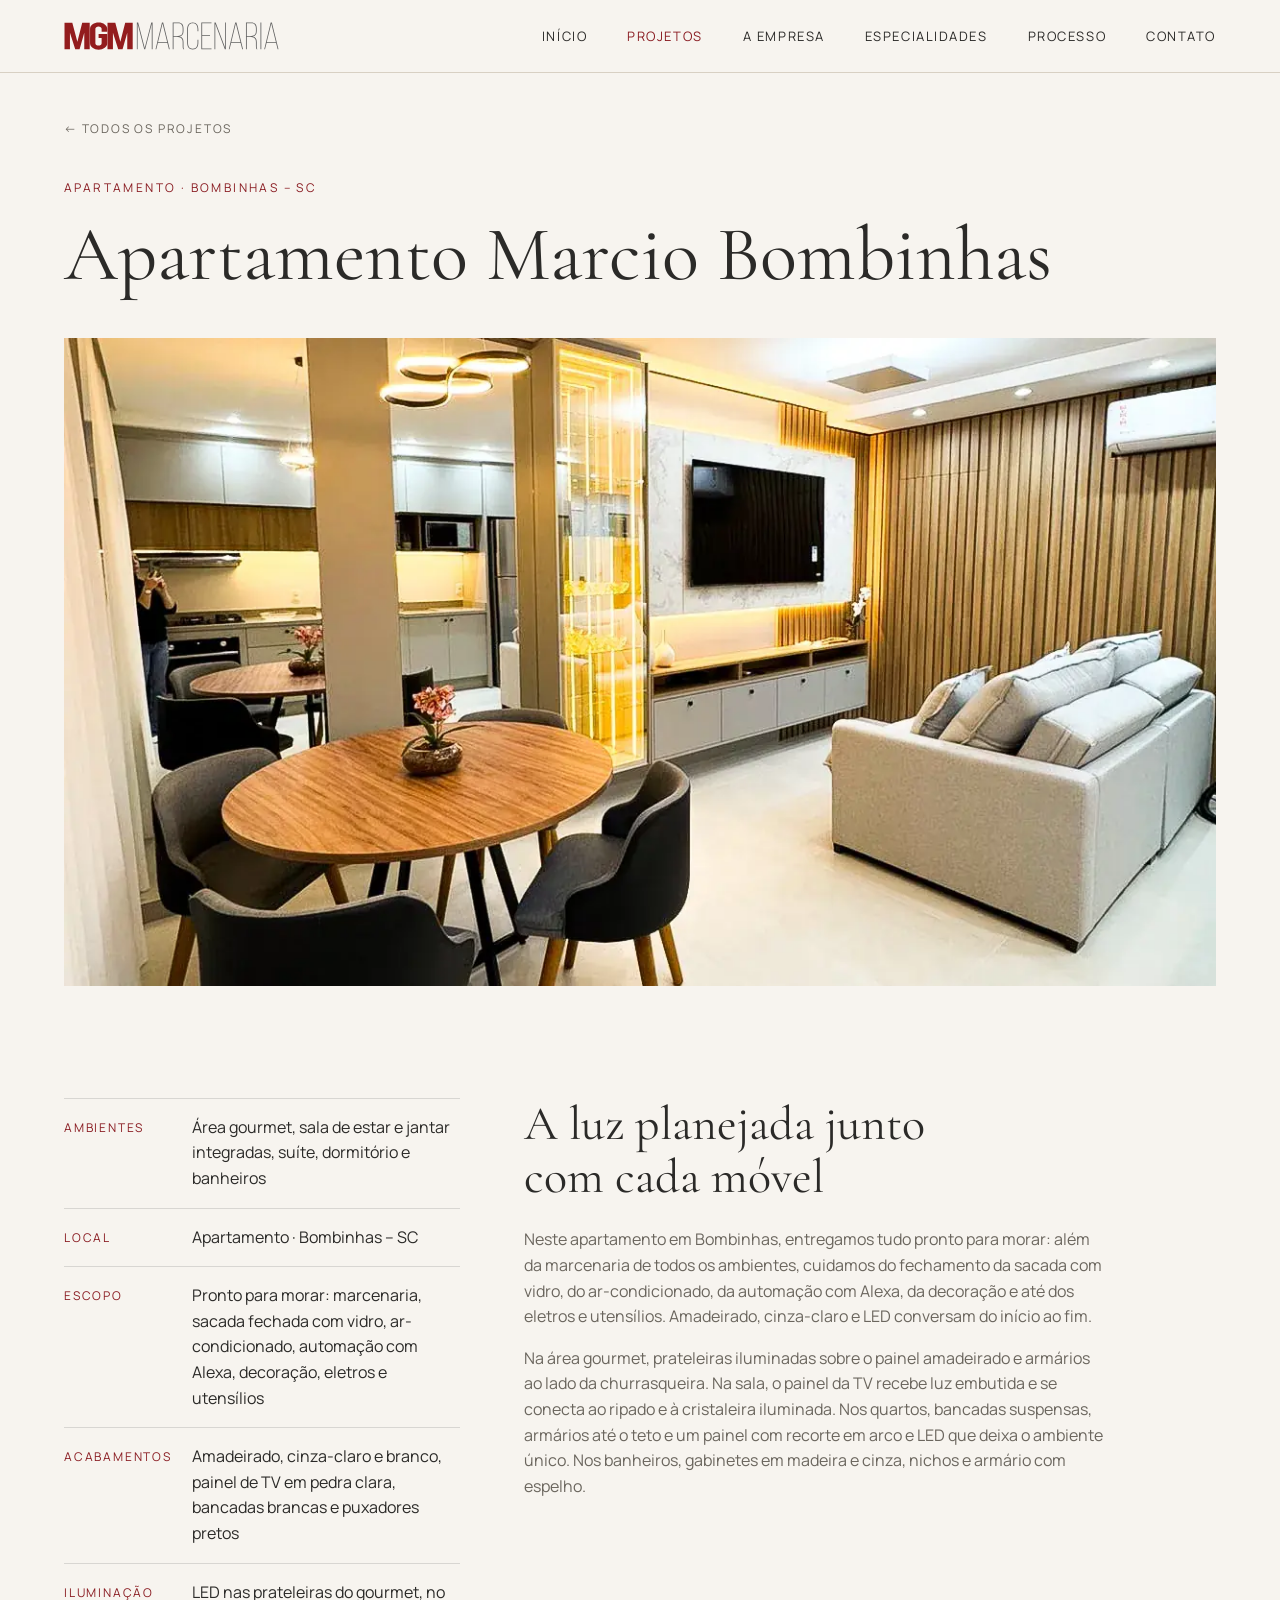
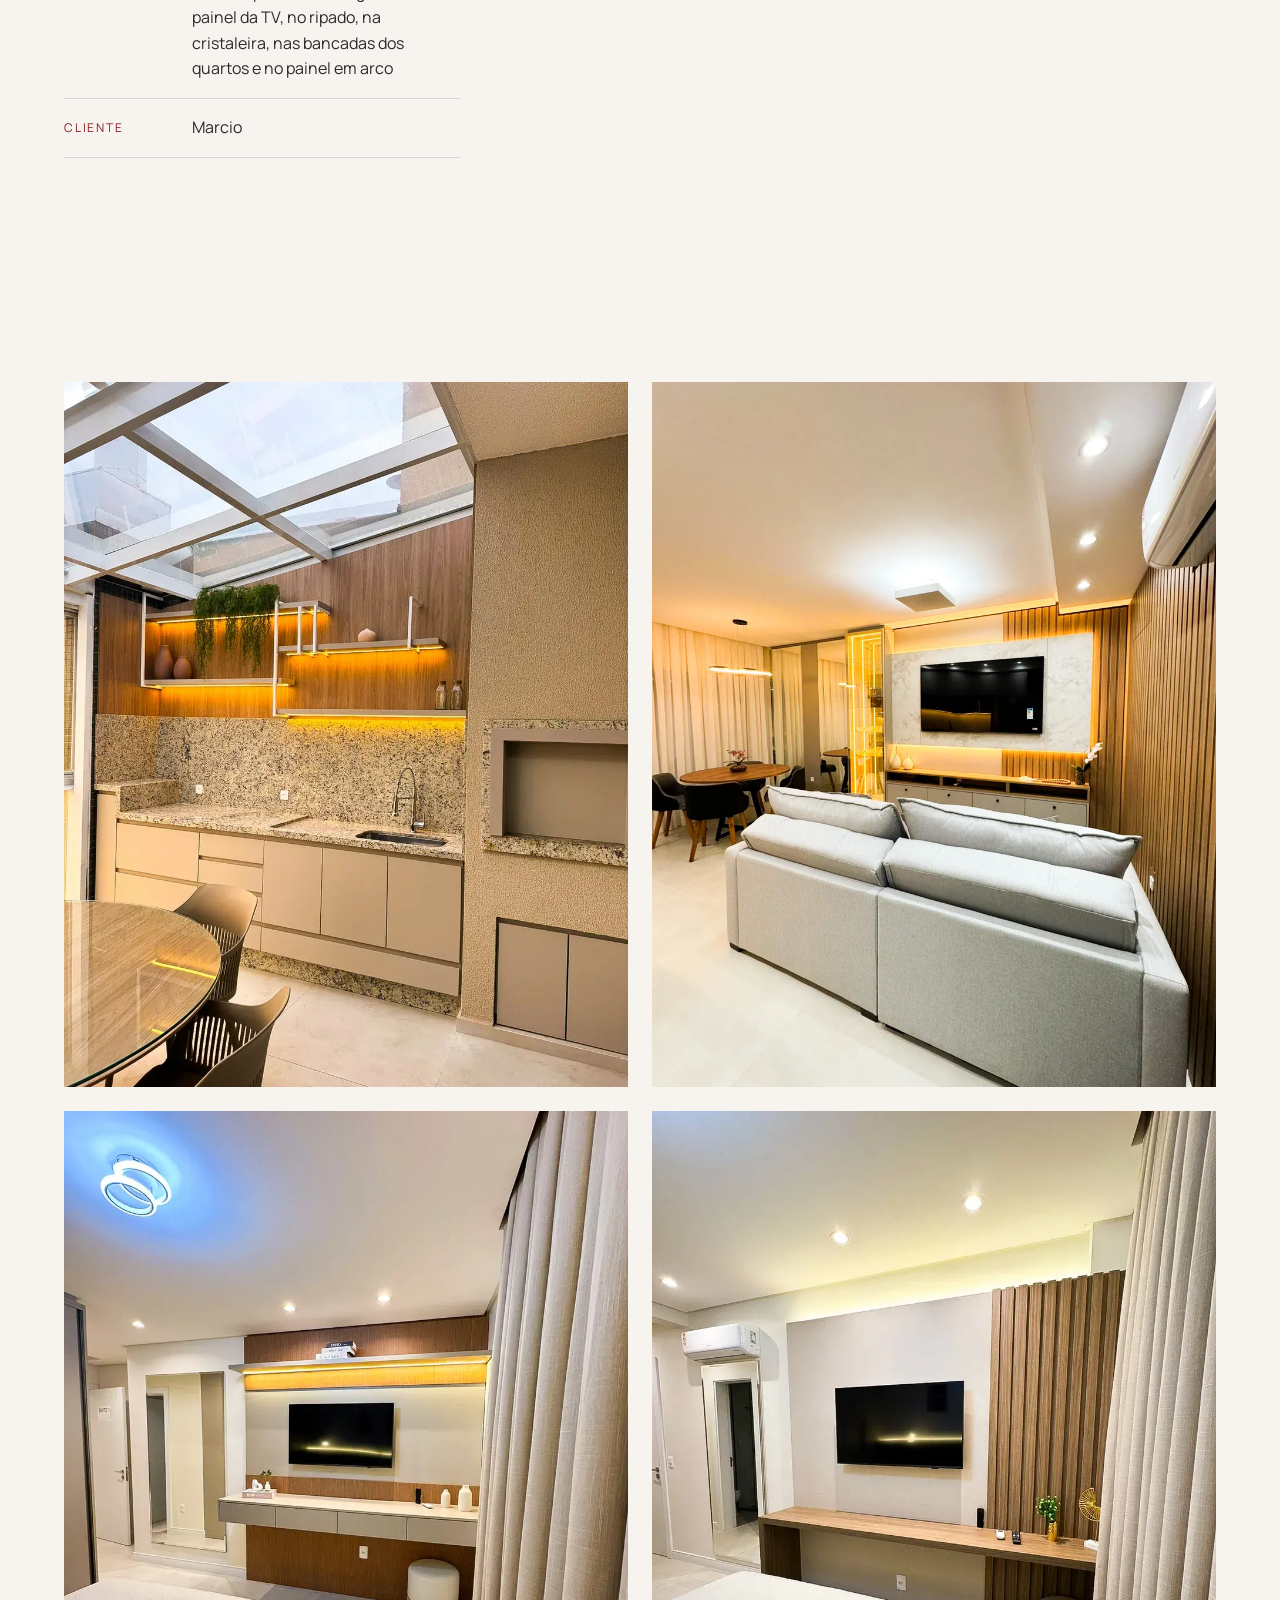
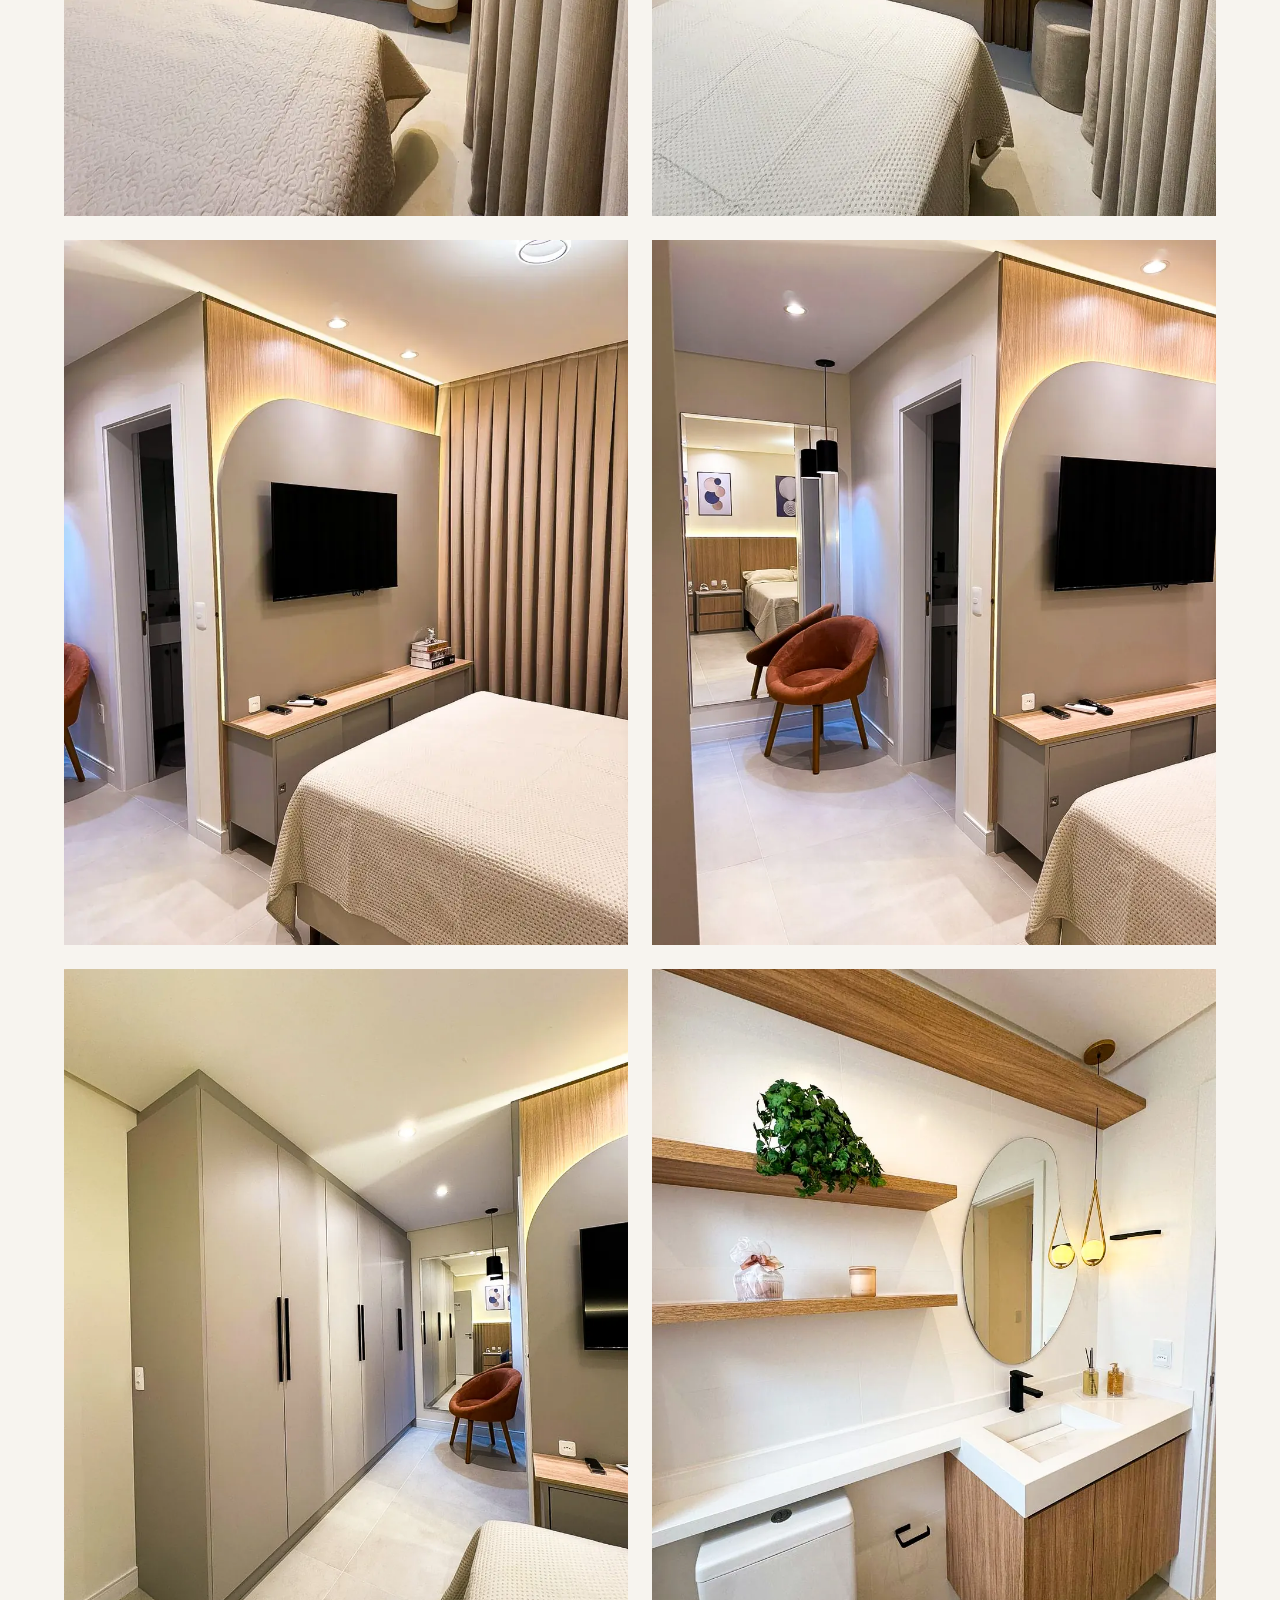
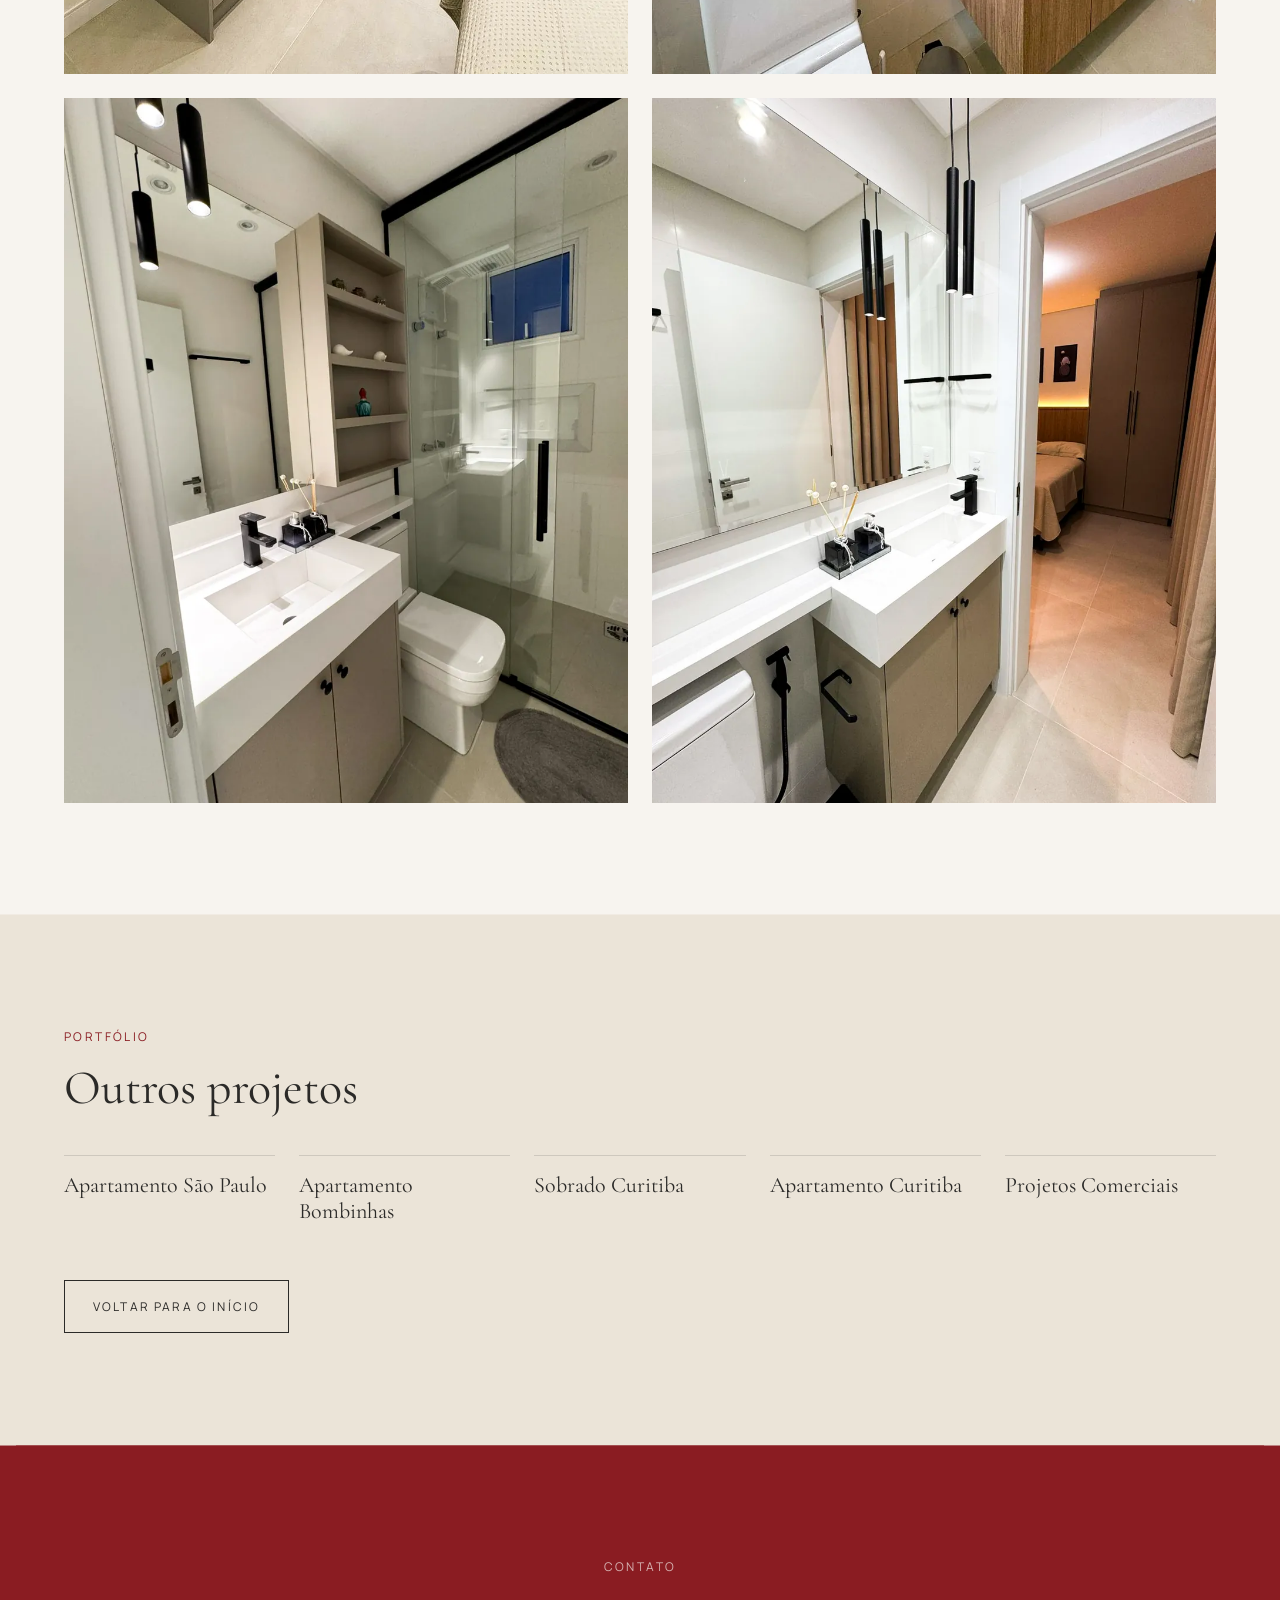
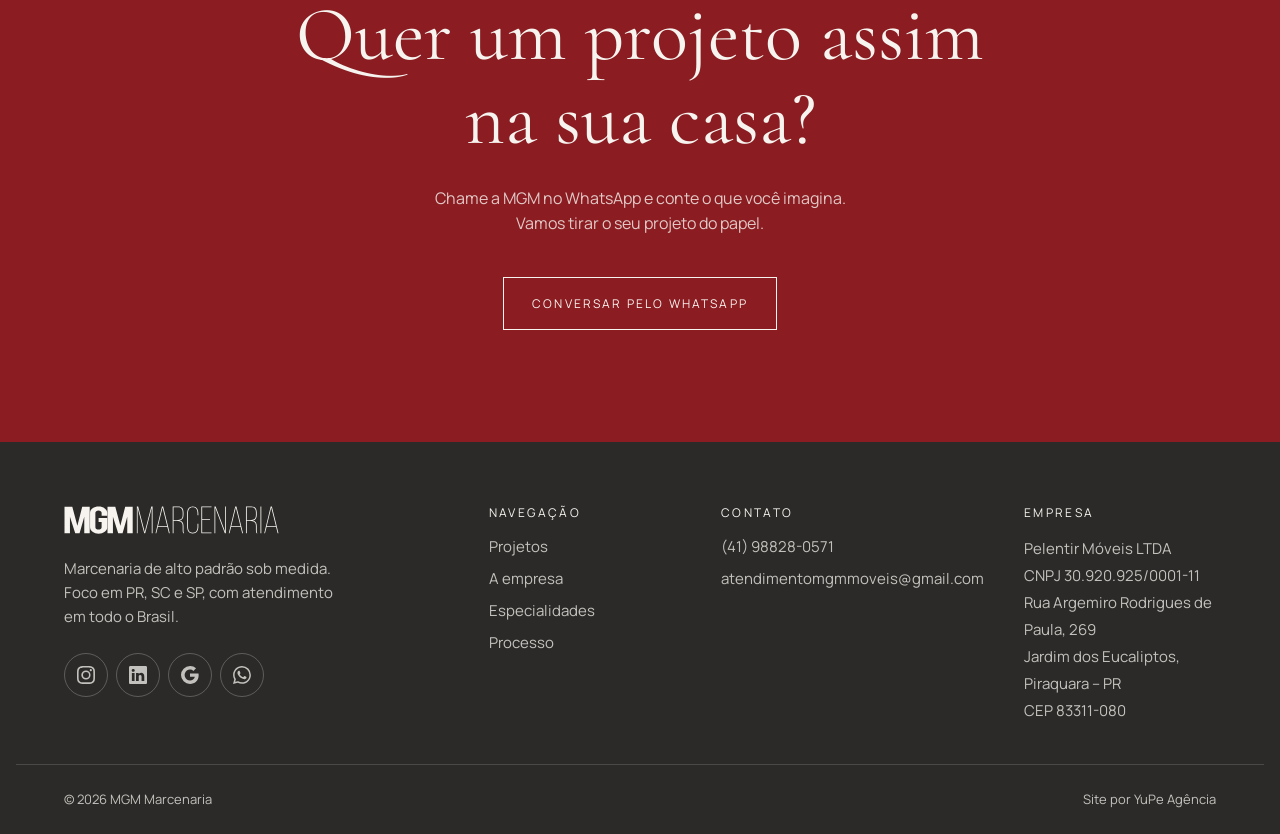
<file: projeto-3.html>
<!DOCTYPE html>
<html lang="pt-BR">
<head>
  <meta charset="UTF-8">
  <meta name="viewport" content="width=device-width, initial-scale=1.0">

  <title>Apartamento Marcio Bombinhas | MGM Marcenaria</title>
  <meta name="description" content="Apartamento em Bombinhas entregue pronto para morar: marcenaria com LED em todos os ambientes, sacada fechada, ar-condicionado, automação com Alexa, decoração e eletros.">
  <meta name="theme-color" content="#8a1c22">

  <link rel="canonical" href="https://marcelopelentir.github.io/site-mgm-marcenaria/projeto-3.html">
  <meta property="og:url" content="https://marcelopelentir.github.io/site-mgm-marcenaria/projeto-3.html">
  <meta property="og:site_name" content="MGM Marcenaria">
  <meta property="og:type" content="article">
  <meta property="og:locale" content="pt_BR">
  <meta property="og:title" content="Apartamento Marcio Bombinhas | MGM Marcenaria">
  <meta property="og:description" content="Apartamento em Bombinhas entregue pronto para morar: marcenaria com LED em todos os ambientes, sacada fechada, ar-condicionado, automação com Alexa, decoração e eletros.">
  <!-- Imagem do compartilhamento (WhatsApp, redes): precisa do endereço completo. 1200x630. -->
  <meta property="og:image" content="https://marcelopelentir.github.io/site-mgm-marcenaria/assets/imagens/og-mgm.jpg">
  <meta property="og:image:width" content="1200">
  <meta property="og:image:height" content="630">
  <meta name="twitter:card" content="summary_large_image">

  <!-- Ícones da aba e da tela inicial do celular -->
  <link rel="icon" href="favicon.ico" sizes="any">
  <link rel="icon" href="favicon.svg" type="image/svg+xml">
  <link rel="apple-touch-icon" href="apple-touch-icon.png">

  <link rel="preconnect" href="https://fonts.googleapis.com">
  <link rel="preconnect" href="https://fonts.gstatic.com" crossorigin>
  <link href="https://fonts.googleapis.com/css2?family=Cormorant+Garamond:ital,wght@0,400;0,500;1,400&family=Manrope:wght@400;500;600;700&display=swap" rel="stylesheet">

  <link rel="stylesheet" href="style.css">
  <script>document.documentElement.classList.add('js');</script>
  <script src="script.js" defer></script>
</head>
<body>

  <a class="pular-conteudo" href="#conteudo">Pular para o conteúdo</a>

  <!-- CABEÇALHO: igual ao da Home, mas os links levam de volta às seções do index.html -->
  <header class="cabecalho">
    <div class="cabecalho__interno">
      <a class="cabecalho__logo" href="index.html"><img src="assets/logo-mgm.svg" alt="MGM Marcenaria" width="216" height="28"></a>

      <button class="cabecalho__botao" type="button" aria-expanded="false" aria-controls="menu-principal">Menu</button>

      <nav class="cabecalho__nav" id="menu-principal" aria-label="Menu principal">
        <ul class="cabecalho__menu">
          <li><a href="index.html">Início</a></li>
          <!-- aria-current marca, para o leitor de tela, em qual seção do site a pessoa está -->
          <li><a href="index.html#projetos" aria-current="true">Projetos</a></li>
          <li><a href="index.html#empresa">A empresa</a></li>
          <li><a href="index.html#especialidades">Especialidades</a></li>
          <li><a href="index.html#processo">Processo</a></li>
          <li><a href="index.html#contato">Contato</a></li>
        </ul>
      </nav>
    </div>
  </header>

  <main id="conteudo">

    <!-- 1. ABERTURA -->
    <section class="secao projeto-abertura" aria-labelledby="projeto-titulo">
      <a class="projeto-abertura__voltar" href="index.html#projetos">← Todos os projetos</a>
      <p class="sobretitulo">Apartamento · Bombinhas – SC</p>
      <h1 id="projeto-titulo" class="projeto-abertura__titulo">Apartamento Marcio Bombinhas</h1>
      <!-- <picture>: horizontal (16:9) no desktop, vertical (4:5) no celular -->
      <figure class="projeto-abertura__imagem">
        <picture>
          <source media="(min-width: 56rem)" srcset="assets/imagens/apto-bombinhas-marcio-abertura.webp" width="1200" height="675">
          <img src="assets/imagens/apto-bombinhas-marcio-abertura-mobile.webp"
               alt="Sala de estar com painel de TV iluminado, ripado amadeirado com LED e mesa de jantar ao fundo"
               width="960" height="1200" fetchpriority="high">
        </picture>
      </figure>
    </section>

    <!-- 2. FICHA E CONCEITO -->
    <section class="secao projeto-sobre" aria-labelledby="sobre-titulo">
      <!-- Detalhes descritos a partir das fotos do apartamento enviadas pela MGM (nov/2026). -->
      <dl class="ficha">
        <div class="ficha__linha">
          <dt>Ambientes</dt>
          <dd>Área gourmet, sala de estar e jantar integradas, suíte, dormitório e banheiros</dd>
        </div>
        <div class="ficha__linha">
          <dt>Local</dt>
          <dd>Apartamento · Bombinhas – SC</dd>
        </div>
        <div class="ficha__linha">
          <dt>Escopo</dt>
          <dd>Pronto para morar: marcenaria, sacada fechada com vidro, ar-condicionado, automação com Alexa, decoração, eletros e utensílios</dd>
        </div>
        <div class="ficha__linha">
          <dt>Acabamentos</dt>
          <dd>Amadeirado, cinza-claro e branco, painel de TV em pedra clara, bancadas brancas e puxadores pretos</dd>
        </div>
        <div class="ficha__linha">
          <dt>Iluminação</dt>
          <dd>LED nas prateleiras do gourmet, no painel da TV, no ripado, na cristaleira, nas bancadas dos quartos e no painel em arco</dd>
        </div>
        <div class="ficha__linha">
          <dt>Cliente</dt>
          <dd>Marcio</dd>
        </div>
      </dl>

      <div class="projeto-sobre__texto">
        <h2 id="sobre-titulo">A luz planejada junto com cada móvel</h2>
        <p>Neste apartamento em Bombinhas, entregamos tudo pronto para morar: além da marcenaria de todos os ambientes, cuidamos do fechamento da sacada com vidro, do ar-condicionado, da automação com Alexa, da decoração e até dos eletros e utensílios. Amadeirado, cinza-claro e LED conversam do início ao fim.</p>
        <p>Na área gourmet, prateleiras iluminadas sobre o painel amadeirado e armários ao lado da churrasqueira. Na sala, o painel da TV recebe luz embutida e se conecta ao ripado e à cristaleira iluminada. Nos quartos, bancadas suspensas, armários até o teto e um painel com recorte em arco e LED que deixa o ambiente único. Nos banheiros, gabinetes em madeira e cinza, nichos e armário com espelho.</p>
      </div>
    </section>

    <!-- 3. GALERIA -->
    <section class="secao" aria-labelledby="galeria-titulo">
      <h2 id="galeria-titulo" class="sr-only">Galeria de fotos</h2>
      <!-- Todas as fotos deste projeto são verticais: galeria em 2 colunas, sem faixas largas. -->
      <div class="galeria">
        <figure class="galeria__item">
          <img src="assets/imagens/apto-bombinhas-marcio-galeria-1.webp" alt="Área gourmet com prateleiras iluminadas em LED, painel amadeirado, bancada em granito e churrasqueira"
               width="960" height="1200" loading="lazy">
        </figure>
        <figure class="galeria__item">
          <img src="assets/imagens/apto-bombinhas-marcio-galeria-2.webp" alt="Sala de estar com painel de TV em pedra clara iluminado e ripado amadeirado com LED"
               width="960" height="1200" loading="lazy">
        </figure>
        <figure class="galeria__item">
          <img src="assets/imagens/apto-bombinhas-marcio-galeria-3.webp" alt="Suíte com bancada suspensa, painel de TV com LED e cortina até o teto"
               width="960" height="1200" loading="lazy">
        </figure>
        <figure class="galeria__item">
          <img src="assets/imagens/apto-bombinhas-marcio-galeria-4.webp" alt="Suíte com ripado amadeirado e bancada de trabalho sob a TV"
               width="960" height="1200" loading="lazy">
        </figure>
        <figure class="galeria__item">
          <img src="assets/imagens/apto-bombinhas-marcio-galeria-5.webp" alt="Dormitório com painel em arco iluminado por LED, bancada e TV"
               width="960" height="1200" loading="lazy">
        </figure>
        <figure class="galeria__item">
          <img src="assets/imagens/apto-bombinhas-marcio-galeria-6.webp" alt="Dormitório com painel em arco, espelho e poltrona"
               width="960" height="1200" loading="lazy">
        </figure>
        <figure class="galeria__item">
          <img src="assets/imagens/apto-bombinhas-marcio-galeria-7.webp" alt="Armários cinza-claro do piso ao teto com puxadores pretos"
               width="960" height="1200" loading="lazy">
        </figure>
        <figure class="galeria__item">
          <img src="assets/imagens/apto-bombinhas-marcio-galeria-8.webp" alt="Banheiro com gabinete amadeirado, prateleiras de madeira e espelho redondo"
               width="960" height="1200" loading="lazy">
        </figure>
        <figure class="galeria__item">
          <img src="assets/imagens/apto-bombinhas-marcio-galeria-9.webp" alt="Banheiro com gabinete cinza, nichos e armário com espelho"
               width="960" height="1200" loading="lazy">
        </figure>
        <figure class="galeria__item">
          <img src="assets/imagens/apto-bombinhas-marcio-galeria-10.webp" alt="Banheiro com gabinete cinza, bancada branca e pendentes pretos, com a porta do dormitório ao fundo"
               width="960" height="1200" loading="lazy">
        </figure>
      </div>
    </section>

    <!-- OUTROS PROJETOS (o projeto atual fica de fora) -->
    <section class="secao secao--areia outros" aria-labelledby="outros-titulo">
      <div class="secao__cabecalho">
        <p class="sobretitulo">Portfólio</p>
        <h2 id="outros-titulo">Outros projetos</h2>
      </div>
      <ul class="outros__lista">
        <li><a href="projeto-1.html">Apartamento São Paulo</a></li>
        <li><a href="projeto-2.html">Apartamento Bombinhas</a></li>
        <li><a href="projeto-4.html">Sobrado Curitiba</a></li>
        <li><a href="projeto-5.html">Apartamento Curitiba</a></li>
        <li><a href="projeto-6.html">Projetos Comerciais</a></li>
      </ul>
      <a class="botao" href="index.html">Voltar para o início</a>
    </section>

    <!-- CHAMADA FINAL: a mensagem do WhatsApp já cita esta página -->
    <section class="secao secao--marca chamada-final" aria-labelledby="contato-titulo">
      <p class="sobretitulo">Contato</p>
      <h2 id="contato-titulo" class="chamada-final__titulo">Quer um projeto assim na sua casa?</h2>
      <p class="chamada-final__texto">Chame a MGM no WhatsApp e conte o que você imagina. Vamos tirar o seu projeto do papel.</p>
      <a class="botao botao--claro"
         href="https://wa.me/5541988280571?text=Ol%C3%A1%21%20Vi%20o%20projeto%20Apartamento%20Marcio%20Bombinhas%20no%20site%20e%20quero%20conversar%20sobre%20um%20projeto%20parecido."
         target="_blank" rel="noopener">
        Conversar pelo WhatsApp
      </a>
    </section>

  </main>

  <!-- 10. RODAPÉ: só informação, sem botão de conversão -->
  <footer class="rodape">
    <div class="rodape__interno">
      <div class="rodape__marca">
        <a class="rodape__logo" href="index.html#inicio"><img src="assets/logo-mgm-claro.svg" alt="MGM Marcenaria" width="216" height="28"></a>
        <p>Marcenaria de alto padrão sob medida. Foco em PR, SC e SP, com atendimento em todo o Brasil.</p>
        <!-- Redes sociais em ícone. Ícones da biblioteca Bootstrap Icons (licença MIT).
             aria-label dá nome ao link para leitores de tela; o SVG fica escondido deles (aria-hidden). -->
        <ul class="redes" aria-label="Redes sociais">
          <li>
            <a href="https://www.instagram.com/mgmmarcenaria_/" target="_blank" rel="noopener" aria-label="Instagram da MGM Marcenaria">
              <svg class="redes__icone" viewBox="0 0 16 16" aria-hidden="true" focusable="false"><path d="M8 0C5.829 0 5.556.01 4.703.048 3.85.088 3.269.222 2.76.42a3.9 3.9 0 0 0-1.417.923A3.9 3.9 0 0 0 .42 2.76C.222 3.268.087 3.85.048 4.7.01 5.555 0 5.827 0 8.001c0 2.172.01 2.444.048 3.297.04.852.174 1.433.372 1.942.205.526.478.972.923 1.417.444.445.89.719 1.416.923.51.198 1.09.333 1.942.372C5.555 15.99 5.827 16 8 16s2.444-.01 3.298-.048c.851-.04 1.434-.174 1.943-.372a3.9 3.9 0 0 0 1.416-.923c.445-.445.718-.891.923-1.417.197-.509.332-1.09.372-1.942C15.99 10.445 16 10.173 16 8s-.01-2.445-.048-3.299c-.04-.851-.175-1.433-.372-1.941a3.9 3.9 0 0 0-.923-1.417A3.9 3.9 0 0 0 13.24.42c-.51-.198-1.092-.333-1.943-.372C10.443.01 10.172 0 7.998 0zm-.717 1.442h.718c2.136 0 2.389.007 3.232.046.78.035 1.204.166 1.486.275.373.145.64.319.92.599s.453.546.598.92c.11.281.24.705.275 1.485.039.843.047 1.096.047 3.231s-.008 2.389-.047 3.232c-.035.78-.166 1.203-.275 1.485a2.5 2.5 0 0 1-.599.919c-.28.28-.546.453-.92.598-.28.11-.704.24-1.485.276-.843.038-1.096.047-3.232.047s-2.39-.009-3.233-.047c-.78-.036-1.203-.166-1.485-.276a2.5 2.5 0 0 1-.92-.598 2.5 2.5 0 0 1-.6-.92c-.109-.281-.24-.705-.275-1.485-.038-.843-.046-1.096-.046-3.233s.008-2.388.046-3.231c.036-.78.166-1.204.276-1.486.145-.373.319-.64.599-.92s.546-.453.92-.598c.282-.11.705-.24 1.485-.276.738-.034 1.024-.044 2.515-.045zm4.988 1.328a.96.96 0 1 0 0 1.92.96.96 0 0 0 0-1.92m-4.27 1.122a4.109 4.109 0 1 0 0 8.217 4.109 4.109 0 0 0 0-8.217m0 1.441a2.667 2.667 0 1 1 0 5.334 2.667 2.667 0 0 1 0-5.334"/></svg>
            </a>
          </li>
          <li>
            <a href="https://www.linkedin.com/company/mgm-marcenaria/" target="_blank" rel="noopener" aria-label="LinkedIn da MGM Marcenaria">
              <svg class="redes__icone" viewBox="0 0 16 16" aria-hidden="true" focusable="false"><path d="M0 1.146C0 .513.526 0 1.175 0h13.65C15.474 0 16 .513 16 1.146v13.708c0 .633-.526 1.146-1.175 1.146H1.175C.526 16 0 15.487 0 14.854zm4.943 12.248V6.169H2.542v7.225zm-1.2-8.212c.837 0 1.358-.554 1.358-1.248-.015-.709-.52-1.248-1.342-1.248S2.4 3.226 2.4 3.934c0 .694.521 1.248 1.327 1.248zm4.908 8.212V9.359c0-.216.016-.432.08-.586.173-.431.568-.878 1.232-.878.869 0 1.216.662 1.216 1.634v3.865h2.401V9.25c0-2.22-1.184-3.252-2.764-3.252-1.274 0-1.845.7-2.165 1.193v.025h-.016l.016-.025V6.169h-2.4c.03.678 0 7.225 0 7.225z"/></svg>
            </a>
          </li>
          <li>
            <a href="https://share.google/vh0qGKdN5vU6CauHO" target="_blank" rel="noopener" aria-label="MGM Marcenaria no Google">
              <svg class="redes__icone" viewBox="0 0 16 16" aria-hidden="true" focusable="false"><path d="M15.545 6.558a9.4 9.4 0 0 1 .139 1.626c0 2.434-.87 4.492-2.384 5.885h.002C11.978 15.292 10.158 16 8 16A8 8 0 1 1 8 0a7.7 7.7 0 0 1 5.352 2.082l-2.284 2.284A4.35 4.35 0 0 0 8 3.166c-2.087 0-3.86 1.408-4.492 3.304a4.8 4.8 0 0 0 0 3.063h.003c.635 1.893 2.405 3.301 4.492 3.301 1.078 0 2.004-.276 2.722-.764h-.003a3.7 3.7 0 0 0 1.599-2.431H8v-3.08z"/></svg>
            </a>
          </li>
          <li>
            <a href="https://wa.me/5541988280571" target="_blank" rel="noopener" aria-label="WhatsApp da MGM Marcenaria">
              <svg class="redes__icone" viewBox="0 0 16 16" aria-hidden="true" focusable="false"><path d="M13.601 2.326A7.85 7.85 0 0 0 7.994 0C3.627 0 .068 3.558.064 7.926c0 1.399.366 2.76 1.057 3.965L0 16l4.204-1.102a7.9 7.9 0 0 0 3.79.965h.004c4.368 0 7.926-3.558 7.93-7.93A7.9 7.9 0 0 0 13.6 2.326zM7.994 14.521a6.6 6.6 0 0 1-3.356-.92l-.24-.144-2.494.654.666-2.433-.156-.251a6.56 6.56 0 0 1-1.007-3.505c0-3.626 2.957-6.584 6.591-6.584a6.56 6.56 0 0 1 4.66 1.931 6.56 6.56 0 0 1 1.928 4.66c-.004 3.639-2.961 6.592-6.592 6.592m3.615-4.934c-.197-.099-1.17-.578-1.353-.646-.182-.065-.315-.099-.445.099-.133.197-.513.646-.627.775-.114.133-.232.148-.43.05-.197-.1-.836-.308-1.592-.985-.59-.525-.985-1.175-1.103-1.372-.114-.198-.011-.304.088-.403.087-.088.197-.232.296-.346.1-.114.133-.198.198-.33.065-.134.034-.248-.015-.347-.05-.099-.445-1.076-.612-1.47-.16-.389-.323-.335-.445-.34-.114-.007-.247-.007-.38-.007a.73.73 0 0 0-.529.247c-.182.198-.691.677-.691 1.654s.71 1.916.81 2.049c.098.133 1.394 2.132 3.383 2.992.47.205.84.326 1.129.418.475.152.904.129 1.246.08.38-.058 1.171-.48 1.338-.943.164-.464.164-.86.114-.943-.049-.084-.182-.133-.38-.232"/></svg>
            </a>
          </li>
        </ul>
      </div>

      <nav class="rodape__coluna" aria-label="Menu do rodapé">
        <h2 class="rodape__titulo">Navegação</h2>
        <ul>
          <li><a href="index.html#projetos">Projetos</a></li>
          <li><a href="index.html#empresa">A empresa</a></li>
          <li><a href="index.html#especialidades">Especialidades</a></li>
          <li><a href="index.html#processo">Processo</a></li>
        </ul>
      </nav>

      <div class="rodape__coluna">
        <h2 class="rodape__titulo">Contato</h2>
        <ul>
          <li><a href="https://wa.me/5541988280571" target="_blank" rel="noopener">(41) 98828-0571</a></li>
          <li><a href="mailto:atendimentomgmmoveis@gmail.com">atendimentomgmmoveis@gmail.com</a></li>
        </ul>
      </div>

      <div class="rodape__coluna">
        <h2 class="rodape__titulo">Empresa</h2>
        <!-- Dados do cadastro do CNPJ (Receita Federal). Endereço completo liberado pela MGM (17/nov). -->
        <address class="rodape__endereco">
          Pelentir Móveis LTDA<br>
          CNPJ 30.920.925/0001-11<br>
          Rua Argemiro Rodrigues de Paula, 269<br>
          Jardim dos Eucaliptos, Piraquara – PR<br>
          CEP 83311-080
        </address>
      </div>
    </div>

    <div class="rodape__base">
      <p>© 2026 MGM Marcenaria</p>
      <p>Site por <a href="https://yupeagencia.com.br" target="_blank" rel="noopener">YuPe Agência</a></p>
    </div>
  </footer>

</body>
</html>
</file>
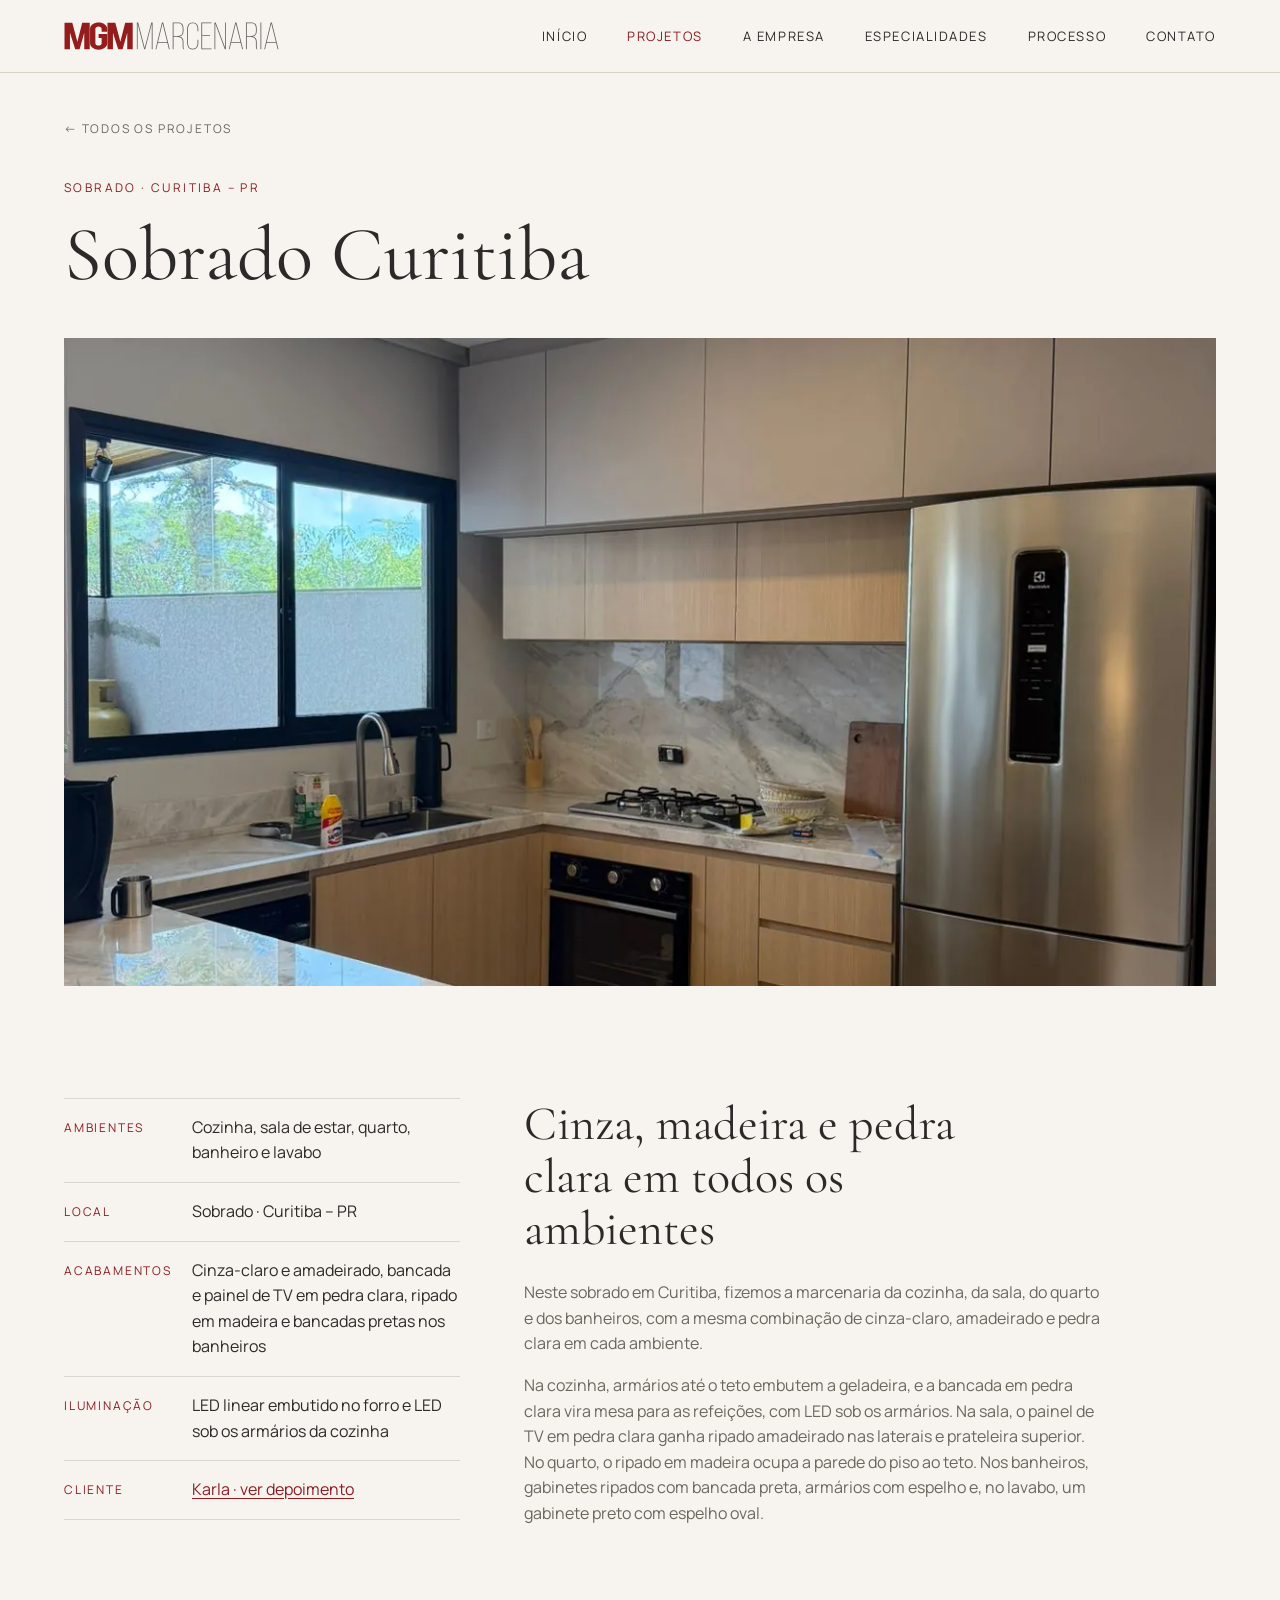
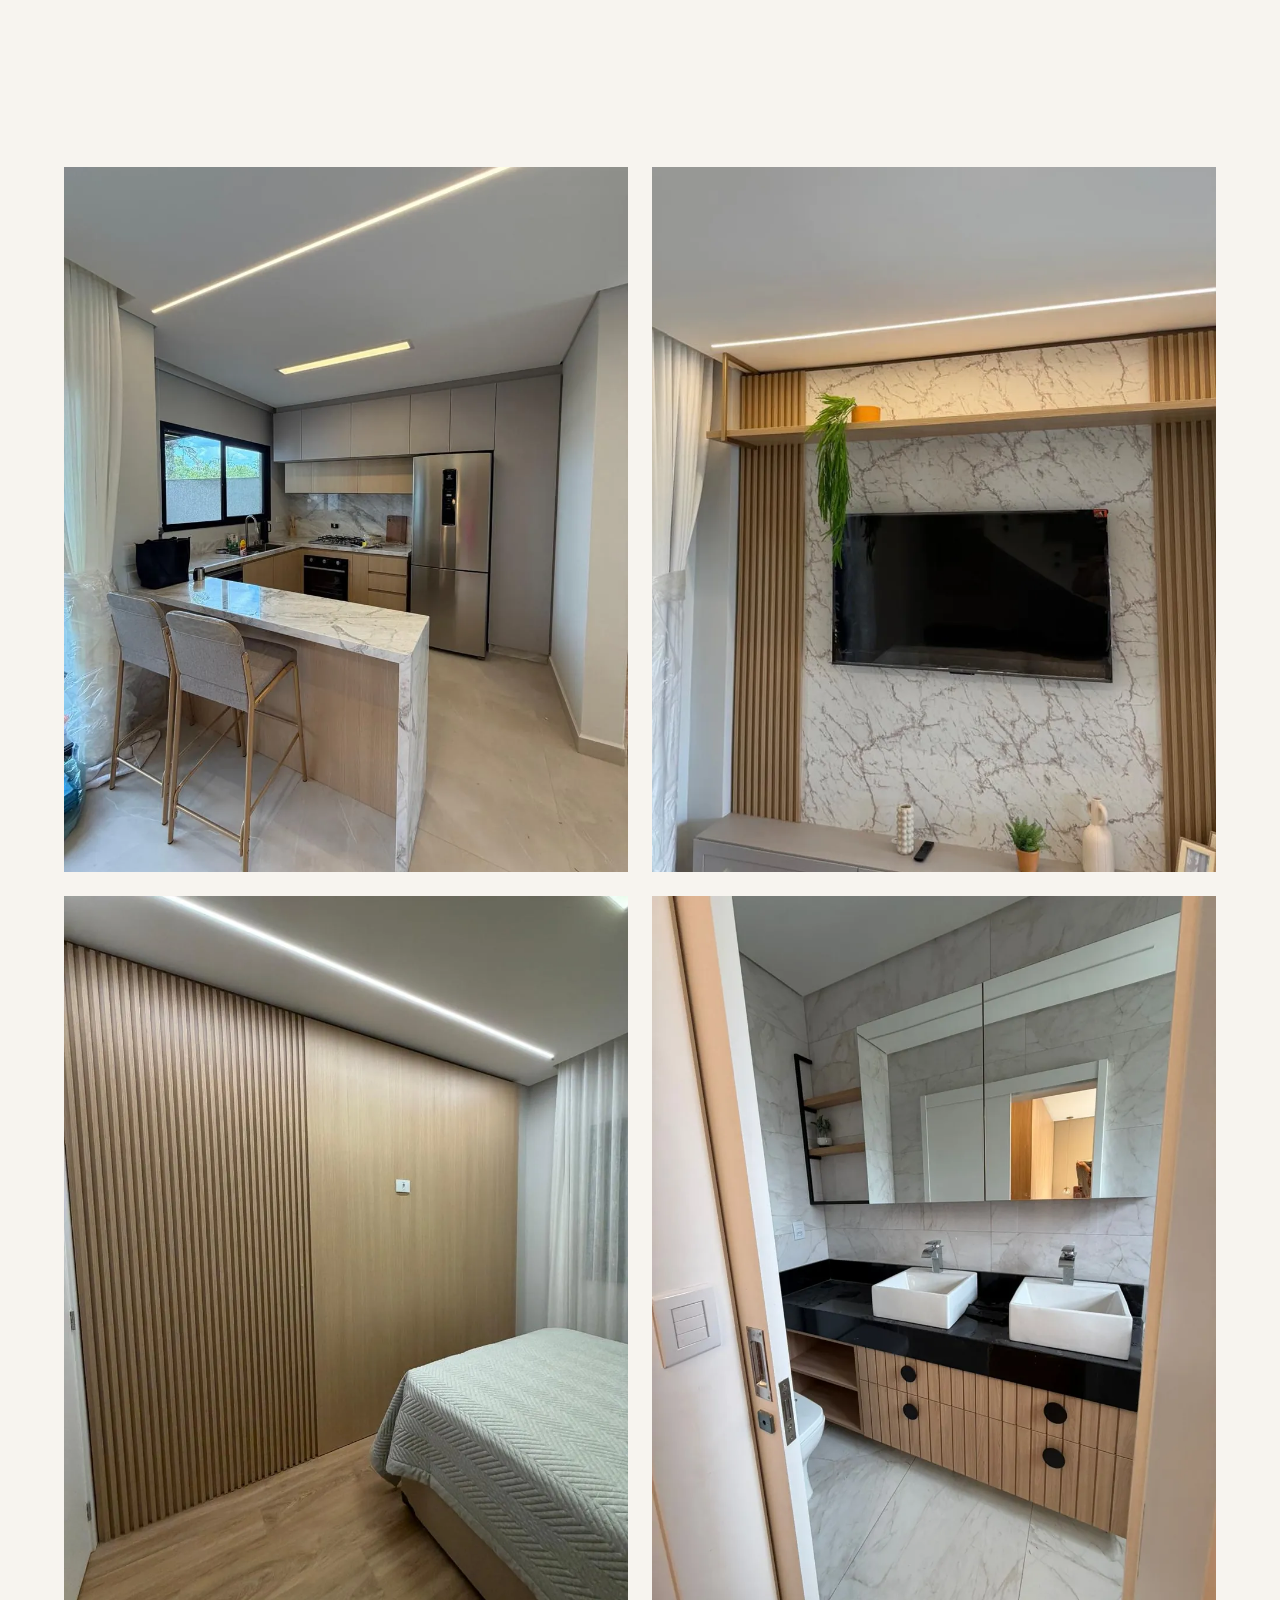
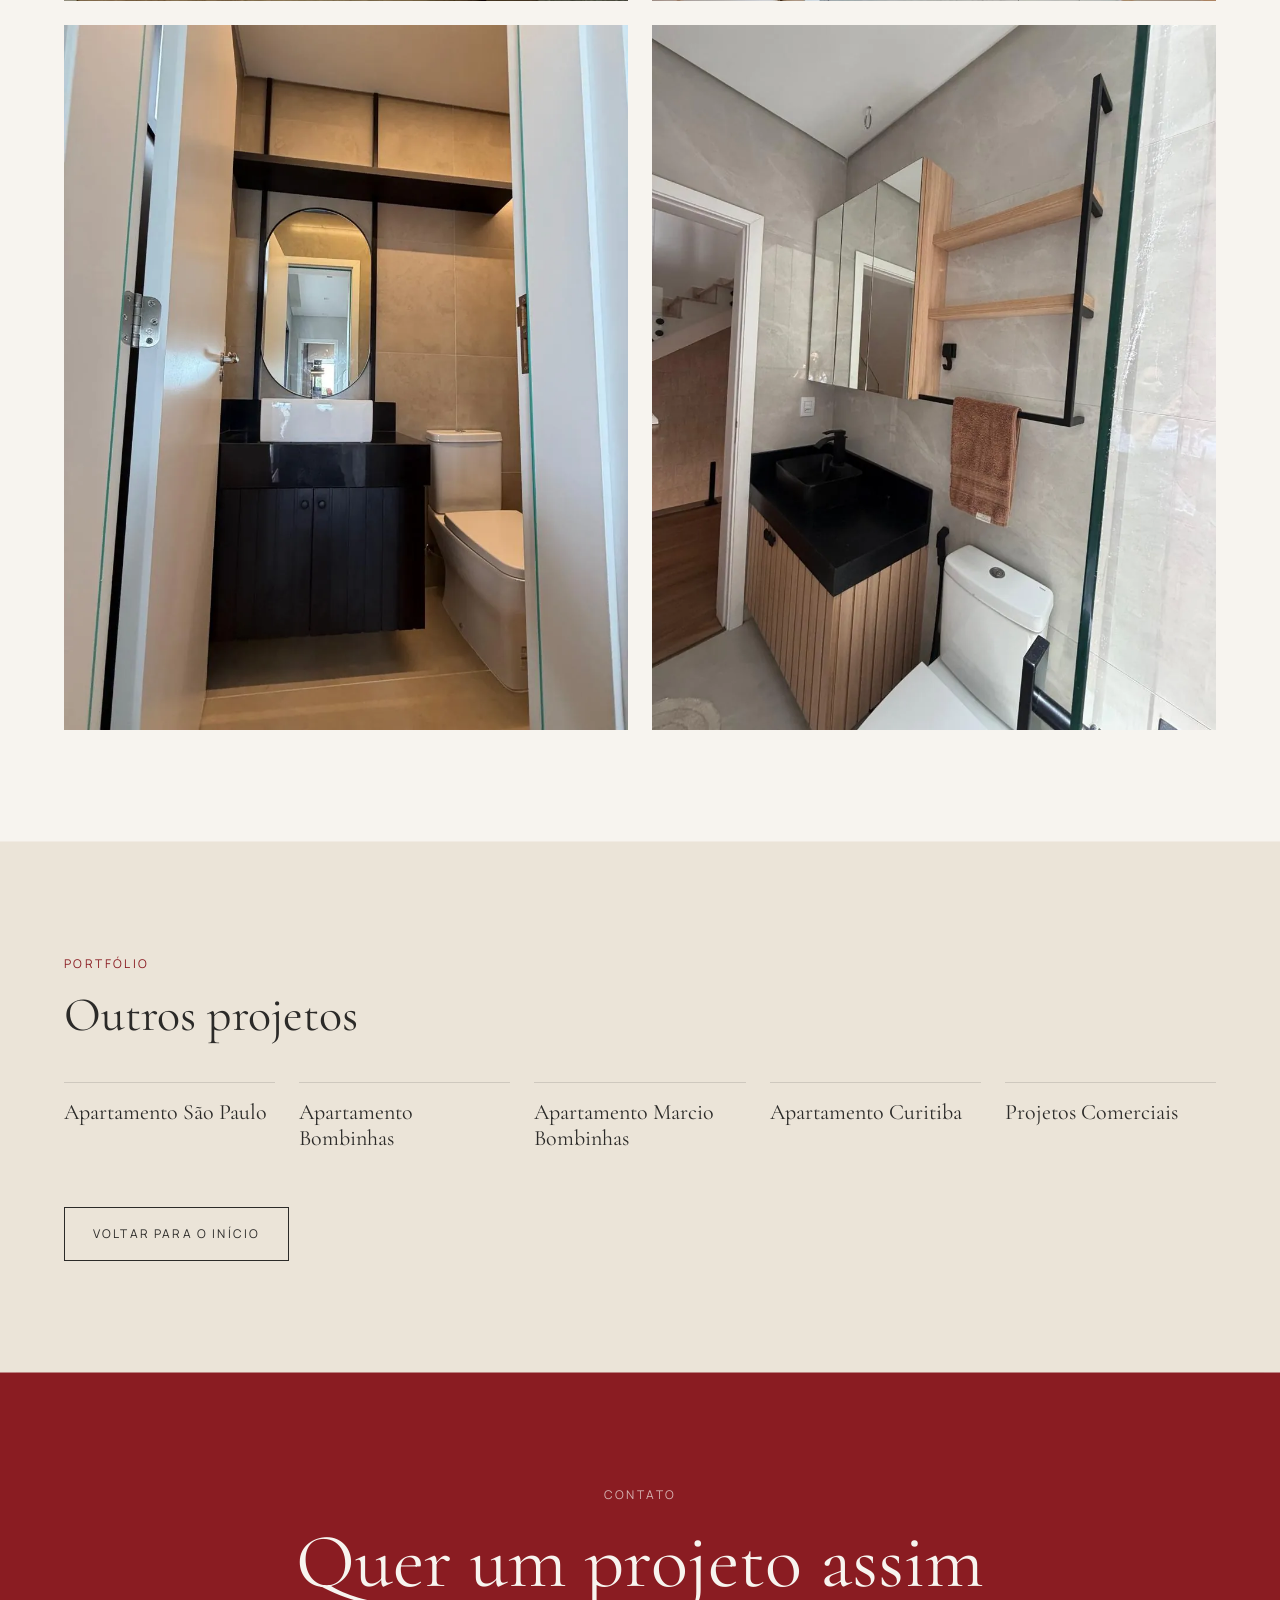
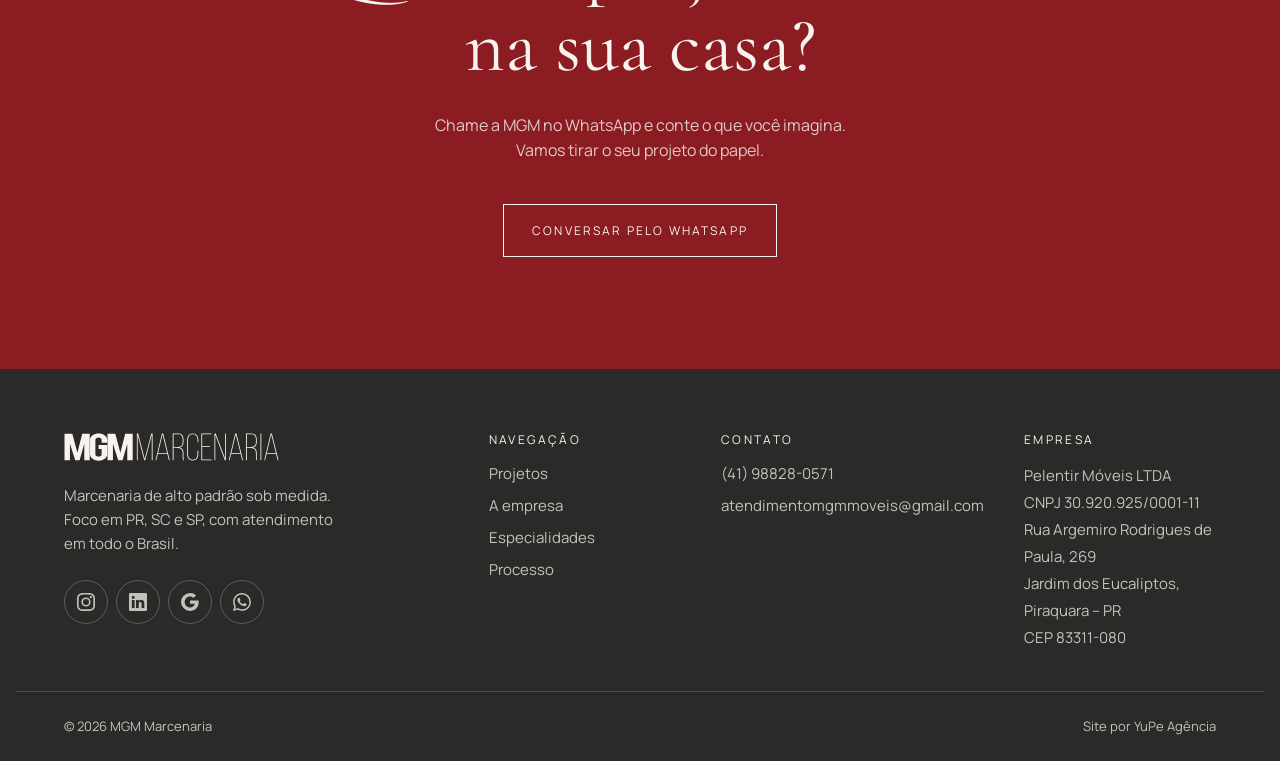
<file: projeto-4.html>
<!DOCTYPE html>
<html lang="pt-BR">
<head>
  <meta charset="UTF-8">
  <meta name="viewport" content="width=device-width, initial-scale=1.0">

  <title>Sobrado Curitiba | MGM Marcenaria</title>
  <meta name="description" content="Sobrado em Curitiba com marcenaria sob medida da MGM: cozinha com bancada em pedra clara, painel de TV com ripado, quarto ripado e banheiros.">
  <meta name="theme-color" content="#8a1c22">

  <link rel="canonical" href="https://marcelopelentir.github.io/site-mgm-marcenaria/projeto-4.html">
  <meta property="og:url" content="https://marcelopelentir.github.io/site-mgm-marcenaria/projeto-4.html">
  <meta property="og:site_name" content="MGM Marcenaria">
  <meta property="og:type" content="article">
  <meta property="og:locale" content="pt_BR">
  <meta property="og:title" content="Sobrado Curitiba | MGM Marcenaria">
  <meta property="og:description" content="Sobrado em Curitiba com marcenaria sob medida da MGM: cozinha com bancada em pedra clara, painel de TV com ripado, quarto ripado e banheiros.">
  <!-- Imagem do compartilhamento (WhatsApp, redes): precisa do endereço completo. 1200x630. -->
  <meta property="og:image" content="https://marcelopelentir.github.io/site-mgm-marcenaria/assets/imagens/og-mgm.jpg">
  <meta property="og:image:width" content="1200">
  <meta property="og:image:height" content="630">
  <meta name="twitter:card" content="summary_large_image">

  <!-- Ícones da aba e da tela inicial do celular -->
  <link rel="icon" href="favicon.ico" sizes="any">
  <link rel="icon" href="favicon.svg" type="image/svg+xml">
  <link rel="apple-touch-icon" href="apple-touch-icon.png">

  <link rel="preconnect" href="https://fonts.googleapis.com">
  <link rel="preconnect" href="https://fonts.gstatic.com" crossorigin>
  <link href="https://fonts.googleapis.com/css2?family=Cormorant+Garamond:ital,wght@0,400;0,500;1,400&family=Manrope:wght@400;500;600;700&display=swap" rel="stylesheet">

  <link rel="stylesheet" href="style.css">
  <script>document.documentElement.classList.add('js');</script>
  <script src="script.js" defer></script>
</head>
<body>

  <a class="pular-conteudo" href="#conteudo">Pular para o conteúdo</a>

  <!-- CABEÇALHO: igual ao da Home, mas os links levam de volta às seções do index.html -->
  <header class="cabecalho">
    <div class="cabecalho__interno">
      <a class="cabecalho__logo" href="index.html"><img src="assets/logo-mgm.svg" alt="MGM Marcenaria" width="216" height="28"></a>

      <button class="cabecalho__botao" type="button" aria-expanded="false" aria-controls="menu-principal">Menu</button>

      <nav class="cabecalho__nav" id="menu-principal" aria-label="Menu principal">
        <ul class="cabecalho__menu">
          <li><a href="index.html">Início</a></li>
          <!-- aria-current marca, para o leitor de tela, em qual seção do site a pessoa está -->
          <li><a href="index.html#projetos" aria-current="true">Projetos</a></li>
          <li><a href="index.html#empresa">A empresa</a></li>
          <li><a href="index.html#especialidades">Especialidades</a></li>
          <li><a href="index.html#processo">Processo</a></li>
          <li><a href="index.html#contato">Contato</a></li>
        </ul>
      </nav>
    </div>
  </header>

  <main id="conteudo">

    <!-- 1. ABERTURA -->
    <section class="secao projeto-abertura" aria-labelledby="projeto-titulo">
      <a class="projeto-abertura__voltar" href="index.html#projetos">← Todos os projetos</a>
      <p class="sobretitulo">Sobrado · Curitiba – PR</p>
      <h1 id="projeto-titulo" class="projeto-abertura__titulo">Sobrado Curitiba</h1>
      <!-- <picture>: horizontal (16:9) no desktop, vertical (4:5) no celular -->
      <figure class="projeto-abertura__imagem">
        <picture>
          <source media="(min-width: 56rem)" srcset="assets/imagens/sobrado-curitiba-abertura.webp" width="1200" height="675">
          <img src="assets/imagens/sobrado-curitiba-abertura-mobile.webp"
               alt="Cozinha com armários cinza-claro e amadeirados, bancada em pedra clara e forro com LED embutido"
               width="960" height="1200" fetchpriority="high">
        </picture>
      </figure>
    </section>

    <!-- 2. FICHA E CONCEITO -->
    <section class="secao projeto-sobre" aria-labelledby="sobre-titulo">
      <!-- Detalhes descritos a partir das fotos do sobrado enviadas pela MGM (nov/2026). -->
      <dl class="ficha">
        <div class="ficha__linha">
          <dt>Ambientes</dt>
          <dd>Cozinha, sala de estar, quarto, banheiro e lavabo</dd>
        </div>
        <div class="ficha__linha">
          <dt>Local</dt>
          <dd>Sobrado · Curitiba – PR</dd>
        </div>
        <div class="ficha__linha">
          <dt>Acabamentos</dt>
          <dd>Cinza-claro e amadeirado, bancada e painel de TV em pedra clara, ripado em madeira e bancadas pretas nos banheiros</dd>
        </div>
        <div class="ficha__linha">
          <dt>Iluminação</dt>
          <dd>LED linear embutido no forro e LED sob os armários da cozinha</dd>
        </div>
        <div class="ficha__linha">
          <dt>Cliente</dt>
          <dd><a href="index.html#depoimentos">Karla · ver depoimento</a></dd>
        </div>
      </dl>

      <div class="projeto-sobre__texto">
        <h2 id="sobre-titulo">Cinza, madeira e pedra clara em todos os ambientes</h2>
        <p>Neste sobrado em Curitiba, fizemos a marcenaria da cozinha, da sala, do quarto e dos banheiros, com a mesma combinação de cinza-claro, amadeirado e pedra clara em cada ambiente.</p>
        <p>Na cozinha, armários até o teto embutem a geladeira, e a bancada em pedra clara vira mesa para as refeições, com LED sob os armários. Na sala, o painel de TV em pedra clara ganha ripado amadeirado nas laterais e prateleira superior. No quarto, o ripado em madeira ocupa a parede do piso ao teto. Nos banheiros, gabinetes ripados com bancada preta, armários com espelho e, no lavabo, um gabinete preto com espelho oval.</p>
      </div>
    </section>

    <!-- 3. GALERIA -->
    <section class="secao" aria-labelledby="galeria-titulo">
      <h2 id="galeria-titulo" class="sr-only">Galeria de fotos</h2>
      <!-- Todas as fotos deste projeto são verticais: galeria em 2 colunas, sem faixas largas. -->
      <div class="galeria">
        <figure class="galeria__item">
          <img src="assets/imagens/sobrado-curitiba-galeria-1.webp" alt="Bancada da cozinha em pedra clara com banquetas, armários cinza-claro até o teto e geladeira embutida"
               width="960" height="1200" loading="lazy">
        </figure>
        <figure class="galeria__item">
          <img src="assets/imagens/sobrado-curitiba-galeria-2.webp" alt="Painel de TV em pedra clara com ripado amadeirado nas laterais, prateleira superior e rack cinza"
               width="960" height="1200" loading="lazy">
        </figure>
        <figure class="galeria__item">
          <img src="assets/imagens/sobrado-curitiba-galeria-3.webp" alt="Quarto com parede ripada em madeira do piso ao teto e LED linear no forro"
               width="960" height="1200" loading="lazy">
        </figure>
        <figure class="galeria__item">
          <img src="assets/imagens/sobrado-curitiba-galeria-4.webp" alt="Banheiro com gabinete ripado em madeira, bancada preta, duas cubas e armário com espelho"
               width="960" height="1200" loading="lazy">
        </figure>
        <figure class="galeria__item">
          <img src="assets/imagens/sobrado-curitiba-galeria-5.webp" alt="Lavabo com gabinete preto, espelho oval e nicho superior"
               width="960" height="1200" loading="lazy">
        </figure>
        <figure class="galeria__item">
          <img src="assets/imagens/sobrado-curitiba-galeria-6.webp" alt="Banheiro com gabinete ripado, bancada preta, armário com espelho e prateleiras de madeira"
               width="960" height="1200" loading="lazy">
        </figure>
      </div>
    </section>

    <!-- OUTROS PROJETOS (o projeto atual fica de fora) -->
    <section class="secao secao--areia outros" aria-labelledby="outros-titulo">
      <div class="secao__cabecalho">
        <p class="sobretitulo">Portfólio</p>
        <h2 id="outros-titulo">Outros projetos</h2>
      </div>
      <ul class="outros__lista">
        <li><a href="projeto-1.html">Apartamento São Paulo</a></li>
        <li><a href="projeto-2.html">Apartamento Bombinhas</a></li>
        <li><a href="projeto-3.html">Apartamento Marcio Bombinhas</a></li>
        <li><a href="projeto-5.html">Apartamento Curitiba</a></li>
        <li><a href="projeto-6.html">Projetos Comerciais</a></li>
      </ul>
      <a class="botao" href="index.html">Voltar para o início</a>
    </section>

    <!-- CHAMADA FINAL: a mensagem do WhatsApp já cita esta página -->
    <section class="secao secao--marca chamada-final" aria-labelledby="contato-titulo">
      <p class="sobretitulo">Contato</p>
      <h2 id="contato-titulo" class="chamada-final__titulo">Quer um projeto assim na sua casa?</h2>
      <p class="chamada-final__texto">Chame a MGM no WhatsApp e conte o que você imagina. Vamos tirar o seu projeto do papel.</p>
      <a class="botao botao--claro"
         href="https://wa.me/5541988280571?text=Ol%C3%A1%21%20Vi%20o%20projeto%20Sobrado%20Curitiba%20no%20site%20e%20quero%20conversar%20sobre%20um%20projeto%20parecido."
         target="_blank" rel="noopener">
        Conversar pelo WhatsApp
      </a>
    </section>

  </main>

  <!-- 10. RODAPÉ: só informação, sem botão de conversão -->
  <footer class="rodape">
    <div class="rodape__interno">
      <div class="rodape__marca">
        <a class="rodape__logo" href="index.html#inicio"><img src="assets/logo-mgm-claro.svg" alt="MGM Marcenaria" width="216" height="28"></a>
        <p>Marcenaria de alto padrão sob medida. Foco em PR, SC e SP, com atendimento em todo o Brasil.</p>
        <!-- Redes sociais em ícone. Ícones da biblioteca Bootstrap Icons (licença MIT).
             aria-label dá nome ao link para leitores de tela; o SVG fica escondido deles (aria-hidden). -->
        <ul class="redes" aria-label="Redes sociais">
          <li>
            <a href="https://www.instagram.com/mgmmarcenaria_/" target="_blank" rel="noopener" aria-label="Instagram da MGM Marcenaria">
              <svg class="redes__icone" viewBox="0 0 16 16" aria-hidden="true" focusable="false"><path d="M8 0C5.829 0 5.556.01 4.703.048 3.85.088 3.269.222 2.76.42a3.9 3.9 0 0 0-1.417.923A3.9 3.9 0 0 0 .42 2.76C.222 3.268.087 3.85.048 4.7.01 5.555 0 5.827 0 8.001c0 2.172.01 2.444.048 3.297.04.852.174 1.433.372 1.942.205.526.478.972.923 1.417.444.445.89.719 1.416.923.51.198 1.09.333 1.942.372C5.555 15.99 5.827 16 8 16s2.444-.01 3.298-.048c.851-.04 1.434-.174 1.943-.372a3.9 3.9 0 0 0 1.416-.923c.445-.445.718-.891.923-1.417.197-.509.332-1.09.372-1.942C15.99 10.445 16 10.173 16 8s-.01-2.445-.048-3.299c-.04-.851-.175-1.433-.372-1.941a3.9 3.9 0 0 0-.923-1.417A3.9 3.9 0 0 0 13.24.42c-.51-.198-1.092-.333-1.943-.372C10.443.01 10.172 0 7.998 0zm-.717 1.442h.718c2.136 0 2.389.007 3.232.046.78.035 1.204.166 1.486.275.373.145.64.319.92.599s.453.546.598.92c.11.281.24.705.275 1.485.039.843.047 1.096.047 3.231s-.008 2.389-.047 3.232c-.035.78-.166 1.203-.275 1.485a2.5 2.5 0 0 1-.599.919c-.28.28-.546.453-.92.598-.28.11-.704.24-1.485.276-.843.038-1.096.047-3.232.047s-2.39-.009-3.233-.047c-.78-.036-1.203-.166-1.485-.276a2.5 2.5 0 0 1-.92-.598 2.5 2.5 0 0 1-.6-.92c-.109-.281-.24-.705-.275-1.485-.038-.843-.046-1.096-.046-3.233s.008-2.388.046-3.231c.036-.78.166-1.204.276-1.486.145-.373.319-.64.599-.92s.546-.453.92-.598c.282-.11.705-.24 1.485-.276.738-.034 1.024-.044 2.515-.045zm4.988 1.328a.96.96 0 1 0 0 1.92.96.96 0 0 0 0-1.92m-4.27 1.122a4.109 4.109 0 1 0 0 8.217 4.109 4.109 0 0 0 0-8.217m0 1.441a2.667 2.667 0 1 1 0 5.334 2.667 2.667 0 0 1 0-5.334"/></svg>
            </a>
          </li>
          <li>
            <a href="https://www.linkedin.com/company/mgm-marcenaria/" target="_blank" rel="noopener" aria-label="LinkedIn da MGM Marcenaria">
              <svg class="redes__icone" viewBox="0 0 16 16" aria-hidden="true" focusable="false"><path d="M0 1.146C0 .513.526 0 1.175 0h13.65C15.474 0 16 .513 16 1.146v13.708c0 .633-.526 1.146-1.175 1.146H1.175C.526 16 0 15.487 0 14.854zm4.943 12.248V6.169H2.542v7.225zm-1.2-8.212c.837 0 1.358-.554 1.358-1.248-.015-.709-.52-1.248-1.342-1.248S2.4 3.226 2.4 3.934c0 .694.521 1.248 1.327 1.248zm4.908 8.212V9.359c0-.216.016-.432.08-.586.173-.431.568-.878 1.232-.878.869 0 1.216.662 1.216 1.634v3.865h2.401V9.25c0-2.22-1.184-3.252-2.764-3.252-1.274 0-1.845.7-2.165 1.193v.025h-.016l.016-.025V6.169h-2.4c.03.678 0 7.225 0 7.225z"/></svg>
            </a>
          </li>
          <li>
            <a href="https://share.google/vh0qGKdN5vU6CauHO" target="_blank" rel="noopener" aria-label="MGM Marcenaria no Google">
              <svg class="redes__icone" viewBox="0 0 16 16" aria-hidden="true" focusable="false"><path d="M15.545 6.558a9.4 9.4 0 0 1 .139 1.626c0 2.434-.87 4.492-2.384 5.885h.002C11.978 15.292 10.158 16 8 16A8 8 0 1 1 8 0a7.7 7.7 0 0 1 5.352 2.082l-2.284 2.284A4.35 4.35 0 0 0 8 3.166c-2.087 0-3.86 1.408-4.492 3.304a4.8 4.8 0 0 0 0 3.063h.003c.635 1.893 2.405 3.301 4.492 3.301 1.078 0 2.004-.276 2.722-.764h-.003a3.7 3.7 0 0 0 1.599-2.431H8v-3.08z"/></svg>
            </a>
          </li>
          <li>
            <a href="https://wa.me/5541988280571" target="_blank" rel="noopener" aria-label="WhatsApp da MGM Marcenaria">
              <svg class="redes__icone" viewBox="0 0 16 16" aria-hidden="true" focusable="false"><path d="M13.601 2.326A7.85 7.85 0 0 0 7.994 0C3.627 0 .068 3.558.064 7.926c0 1.399.366 2.76 1.057 3.965L0 16l4.204-1.102a7.9 7.9 0 0 0 3.79.965h.004c4.368 0 7.926-3.558 7.93-7.93A7.9 7.9 0 0 0 13.6 2.326zM7.994 14.521a6.6 6.6 0 0 1-3.356-.92l-.24-.144-2.494.654.666-2.433-.156-.251a6.56 6.56 0 0 1-1.007-3.505c0-3.626 2.957-6.584 6.591-6.584a6.56 6.56 0 0 1 4.66 1.931 6.56 6.56 0 0 1 1.928 4.66c-.004 3.639-2.961 6.592-6.592 6.592m3.615-4.934c-.197-.099-1.17-.578-1.353-.646-.182-.065-.315-.099-.445.099-.133.197-.513.646-.627.775-.114.133-.232.148-.43.05-.197-.1-.836-.308-1.592-.985-.59-.525-.985-1.175-1.103-1.372-.114-.198-.011-.304.088-.403.087-.088.197-.232.296-.346.1-.114.133-.198.198-.33.065-.134.034-.248-.015-.347-.05-.099-.445-1.076-.612-1.47-.16-.389-.323-.335-.445-.34-.114-.007-.247-.007-.38-.007a.73.73 0 0 0-.529.247c-.182.198-.691.677-.691 1.654s.71 1.916.81 2.049c.098.133 1.394 2.132 3.383 2.992.47.205.84.326 1.129.418.475.152.904.129 1.246.08.38-.058 1.171-.48 1.338-.943.164-.464.164-.86.114-.943-.049-.084-.182-.133-.38-.232"/></svg>
            </a>
          </li>
        </ul>
      </div>

      <nav class="rodape__coluna" aria-label="Menu do rodapé">
        <h2 class="rodape__titulo">Navegação</h2>
        <ul>
          <li><a href="index.html#projetos">Projetos</a></li>
          <li><a href="index.html#empresa">A empresa</a></li>
          <li><a href="index.html#especialidades">Especialidades</a></li>
          <li><a href="index.html#processo">Processo</a></li>
        </ul>
      </nav>

      <div class="rodape__coluna">
        <h2 class="rodape__titulo">Contato</h2>
        <ul>
          <li><a href="https://wa.me/5541988280571" target="_blank" rel="noopener">(41) 98828-0571</a></li>
          <li><a href="mailto:atendimentomgmmoveis@gmail.com">atendimentomgmmoveis@gmail.com</a></li>
        </ul>
      </div>

      <div class="rodape__coluna">
        <h2 class="rodape__titulo">Empresa</h2>
        <!-- Dados do cadastro do CNPJ (Receita Federal). Endereço completo liberado pela MGM (17/nov). -->
        <address class="rodape__endereco">
          Pelentir Móveis LTDA<br>
          CNPJ 30.920.925/0001-11<br>
          Rua Argemiro Rodrigues de Paula, 269<br>
          Jardim dos Eucaliptos, Piraquara – PR<br>
          CEP 83311-080
        </address>
      </div>
    </div>

    <div class="rodape__base">
      <p>© 2026 MGM Marcenaria</p>
      <p>Site por <a href="https://yupeagencia.com.br" target="_blank" rel="noopener">YuPe Agência</a></p>
    </div>
  </footer>

</body>
</html>
</file>
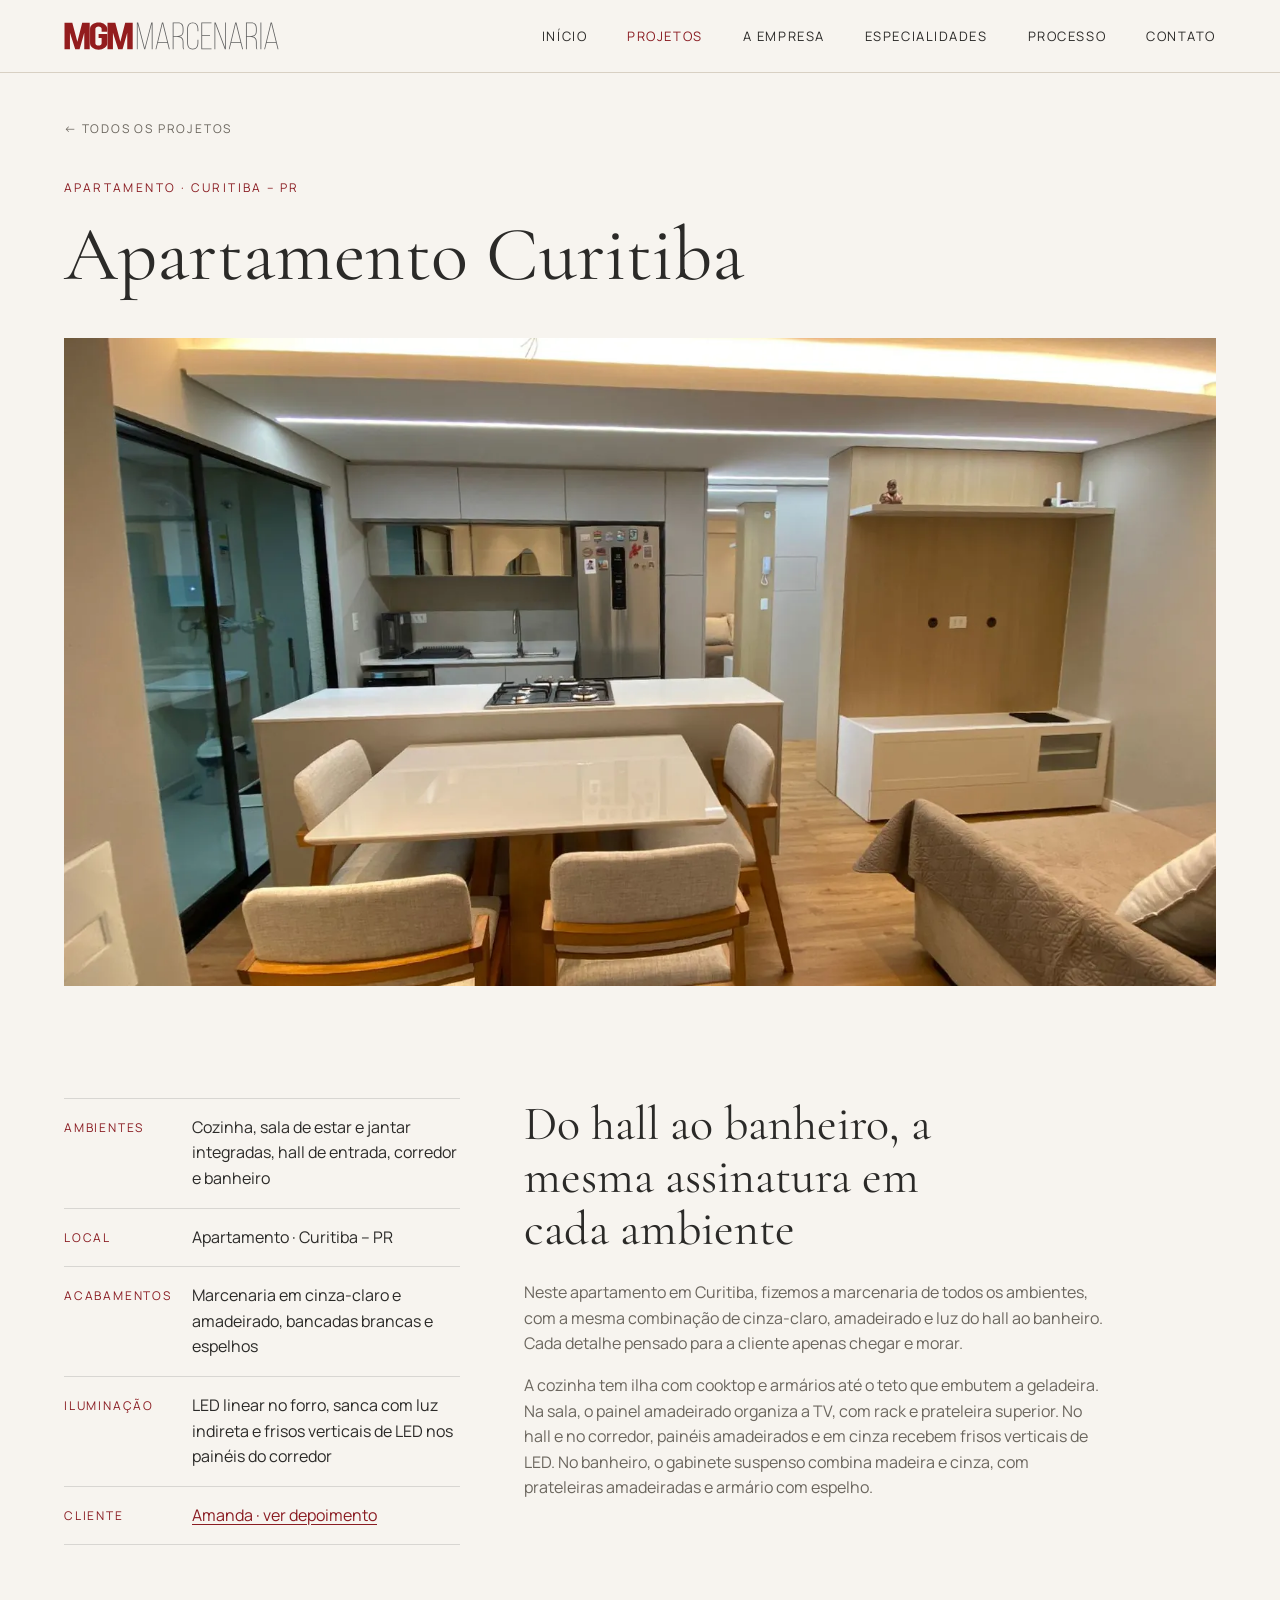
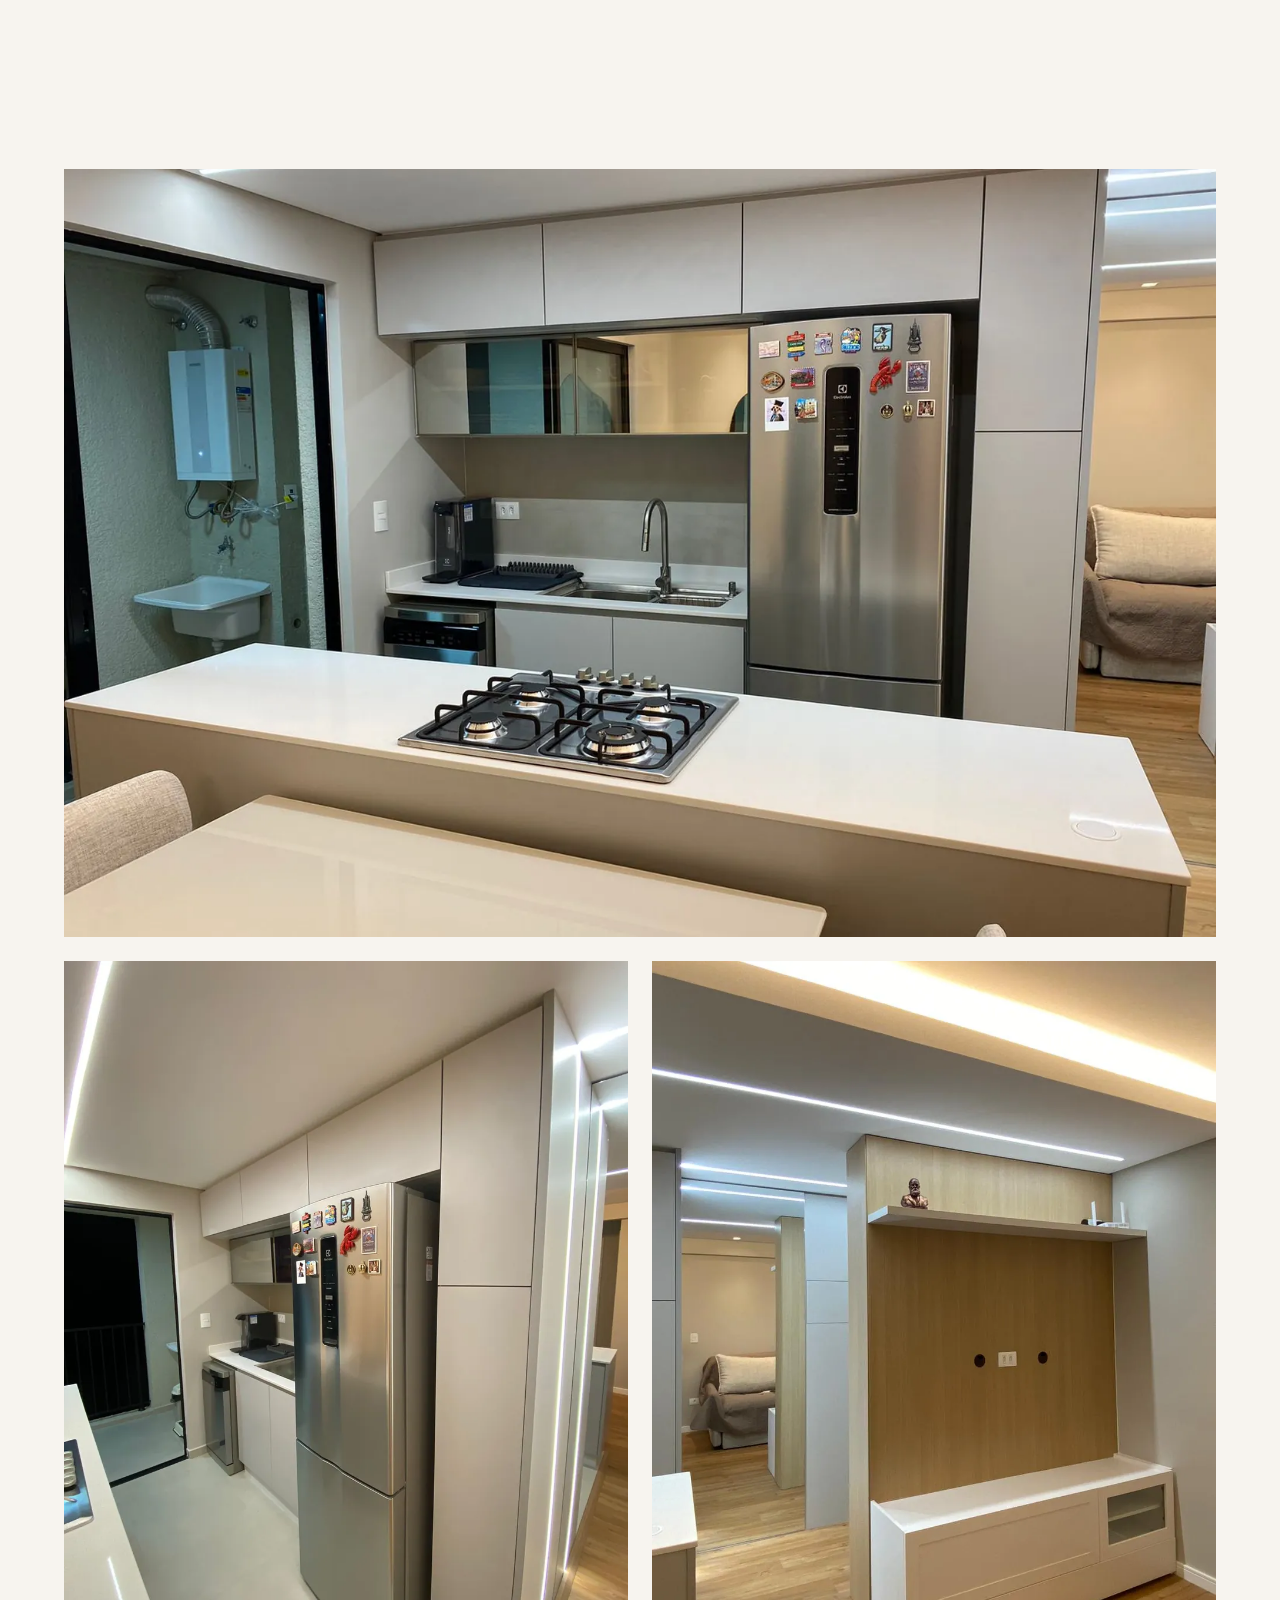
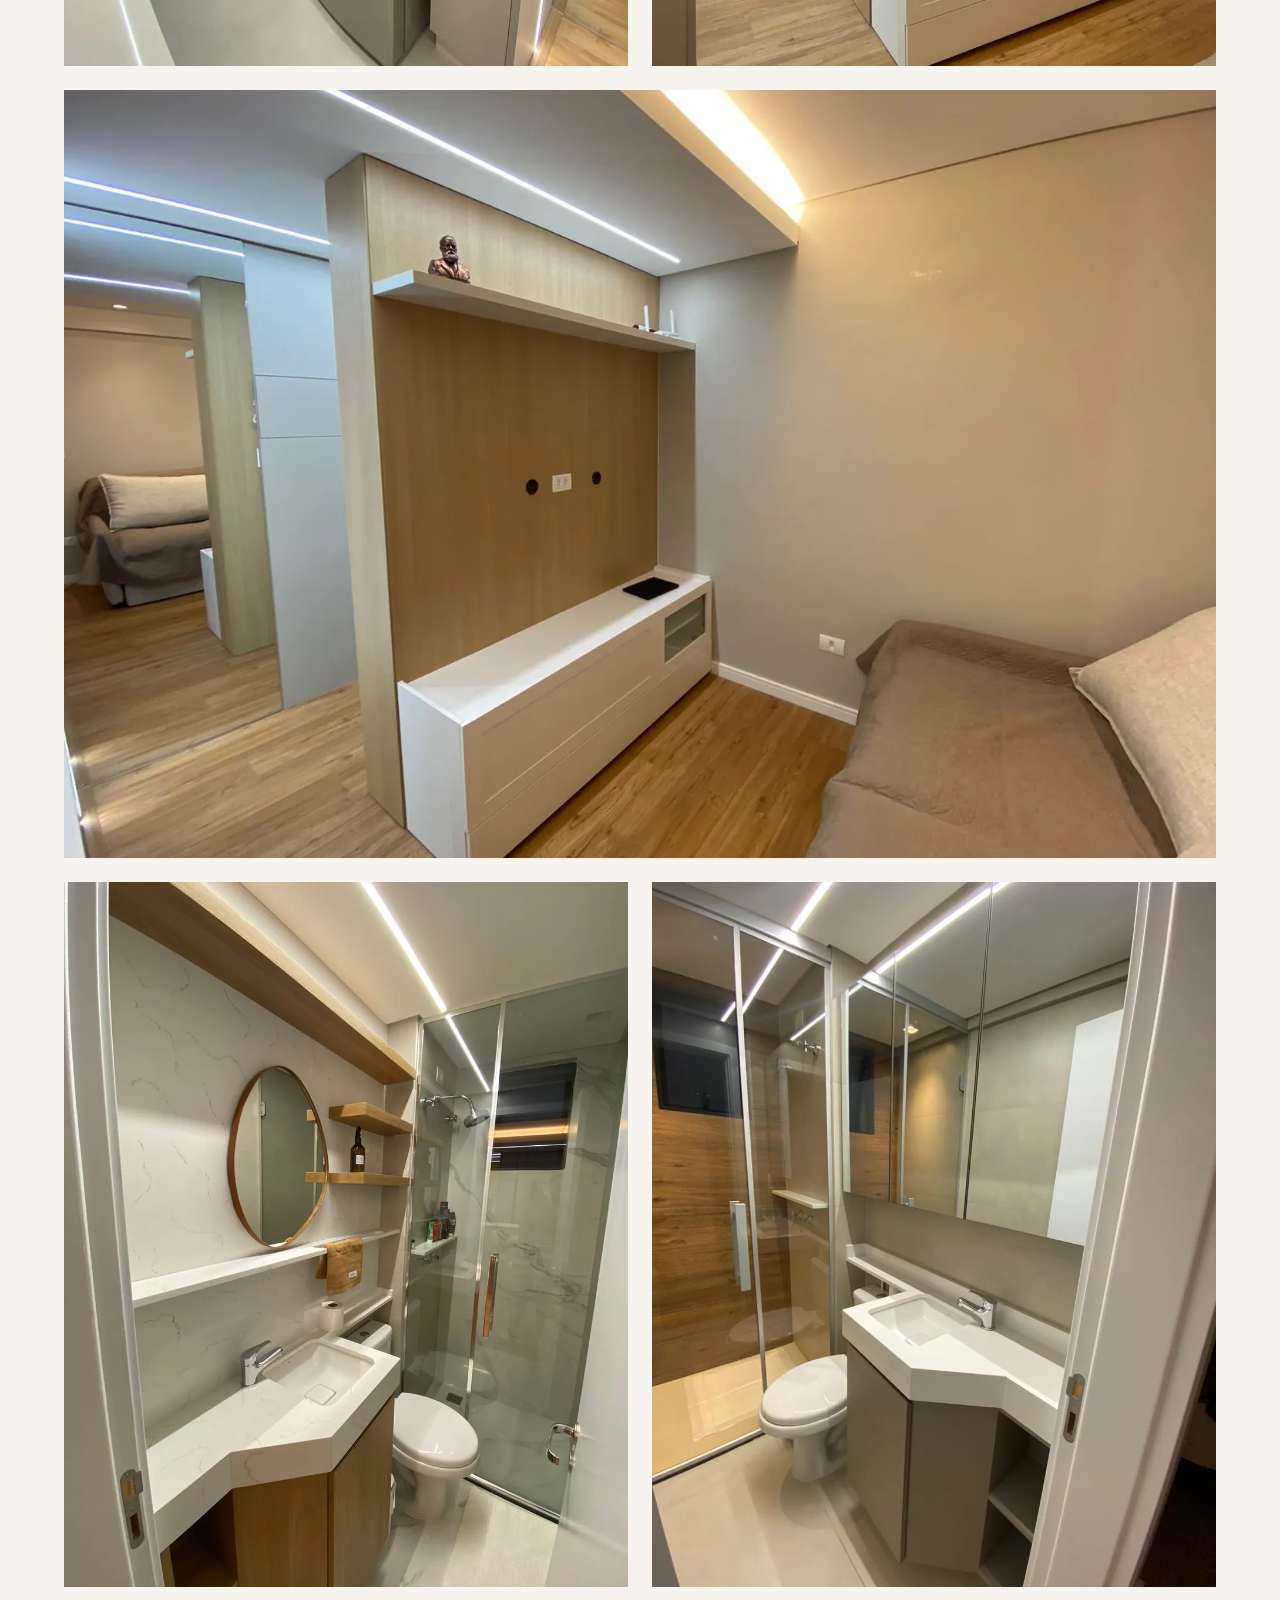
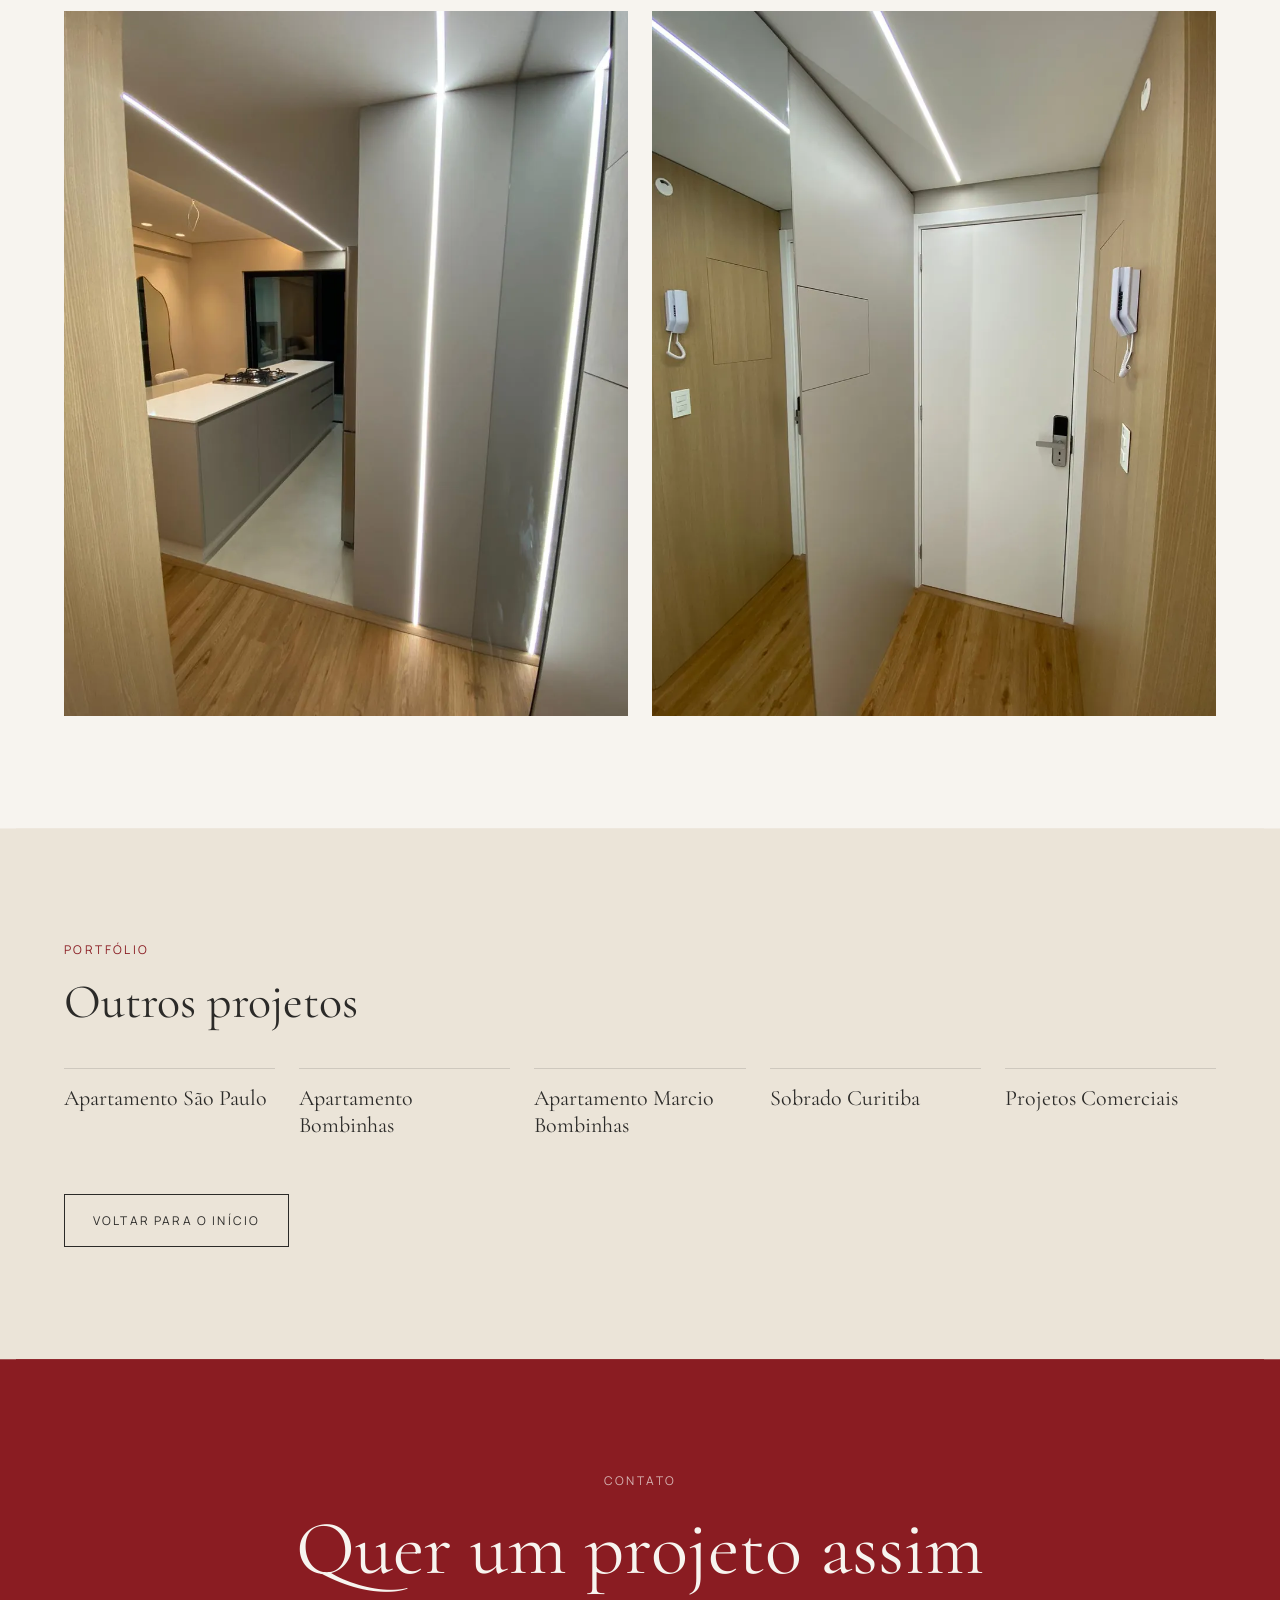
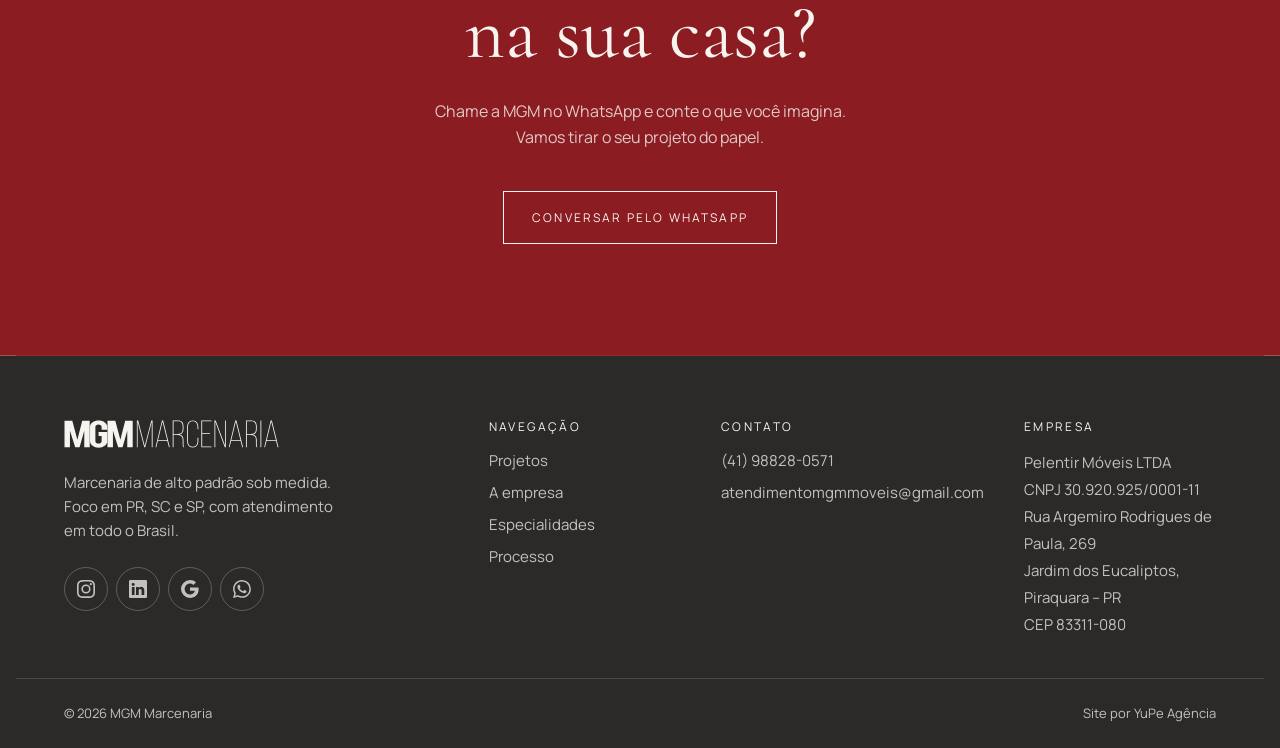
<file: projeto-5.html>
<!DOCTYPE html>
<html lang="pt-BR">
<head>
  <meta charset="UTF-8">
  <meta name="viewport" content="width=device-width, initial-scale=1.0">

  <title>Apartamento Curitiba | MGM Marcenaria</title>
  <meta name="description" content="Apartamento em Curitiba com marcenaria da MGM em todos os ambientes: cozinha com ilha, sala integrada, painel de TV, hall, corredor com LED e banheiro.">
  <meta name="theme-color" content="#8a1c22">

  <link rel="canonical" href="https://marcelopelentir.github.io/site-mgm-marcenaria/projeto-5.html">
  <meta property="og:url" content="https://marcelopelentir.github.io/site-mgm-marcenaria/projeto-5.html">
  <meta property="og:site_name" content="MGM Marcenaria">
  <meta property="og:type" content="article">
  <meta property="og:locale" content="pt_BR">
  <meta property="og:title" content="Apartamento Curitiba | MGM Marcenaria">
  <meta property="og:description" content="Apartamento em Curitiba com marcenaria da MGM em todos os ambientes: cozinha com ilha, sala integrada, painel de TV, hall, corredor com LED e banheiro.">
  <!-- Imagem do compartilhamento (WhatsApp, redes): precisa do endereço completo. 1200x630. -->
  <meta property="og:image" content="https://marcelopelentir.github.io/site-mgm-marcenaria/assets/imagens/og-mgm.jpg">
  <meta property="og:image:width" content="1200">
  <meta property="og:image:height" content="630">
  <meta name="twitter:card" content="summary_large_image">

  <!-- Ícones da aba e da tela inicial do celular -->
  <link rel="icon" href="favicon.ico" sizes="any">
  <link rel="icon" href="favicon.svg" type="image/svg+xml">
  <link rel="apple-touch-icon" href="apple-touch-icon.png">

  <link rel="preconnect" href="https://fonts.googleapis.com">
  <link rel="preconnect" href="https://fonts.gstatic.com" crossorigin>
  <link href="https://fonts.googleapis.com/css2?family=Cormorant+Garamond:ital,wght@0,400;0,500;1,400&family=Manrope:wght@400;500;600;700&display=swap" rel="stylesheet">

  <link rel="stylesheet" href="style.css">
  <script>document.documentElement.classList.add('js');</script>
  <script src="script.js" defer></script>
</head>
<body>

  <a class="pular-conteudo" href="#conteudo">Pular para o conteúdo</a>

  <!-- CABEÇALHO: igual ao da Home, mas os links levam de volta às seções do index.html -->
  <header class="cabecalho">
    <div class="cabecalho__interno">
      <a class="cabecalho__logo" href="index.html"><img src="assets/logo-mgm.svg" alt="MGM Marcenaria" width="216" height="28"></a>

      <button class="cabecalho__botao" type="button" aria-expanded="false" aria-controls="menu-principal">Menu</button>

      <nav class="cabecalho__nav" id="menu-principal" aria-label="Menu principal">
        <ul class="cabecalho__menu">
          <li><a href="index.html">Início</a></li>
          <!-- aria-current marca, para o leitor de tela, em qual seção do site a pessoa está -->
          <li><a href="index.html#projetos" aria-current="true">Projetos</a></li>
          <li><a href="index.html#empresa">A empresa</a></li>
          <li><a href="index.html#especialidades">Especialidades</a></li>
          <li><a href="index.html#processo">Processo</a></li>
          <li><a href="index.html#contato">Contato</a></li>
        </ul>
      </nav>
    </div>
  </header>

  <main id="conteudo">

    <!-- 1. ABERTURA -->
    <section class="secao projeto-abertura" aria-labelledby="projeto-titulo">
      <a class="projeto-abertura__voltar" href="index.html#projetos">← Todos os projetos</a>

      <p class="sobretitulo">Apartamento · Curitiba – PR</p>
      <h1 id="projeto-titulo" class="projeto-abertura__titulo">Apartamento Curitiba</h1>

      <!-- <picture> troca a foto conforme a tela: no desktop, a horizontal (16:9);
           no celular, a vertical (4:5), que aproveita melhor a tela em pé. -->
      <figure class="projeto-abertura__imagem">
        <picture>
          <source media="(min-width: 56rem)" srcset="assets/imagens/apto-curitiba-abertura.webp" width="1600" height="900">
          <img src="assets/imagens/apto-curitiba-abertura-mobile.webp"
               alt="Sala de jantar integrada à cozinha com ilha, painel de TV amadeirado e forro com LED linear"
               width="960" height="1200" fetchpriority="high">
        </picture>
      </figure>
    </section>

    <!-- 2. FICHA E CONCEITO -->
    <section class="secao projeto-sobre" aria-labelledby="sobre-titulo">
      <!-- <dl> = lista de definições: pares de "nome" (dt) e "valor" (dd). Feita para fichas técnicas. -->
      <!-- Detalhes descritos a partir das fotos do apartamento enviadas pela MGM (nov/2026). -->
      <dl class="ficha">
        <div class="ficha__linha">
          <dt>Ambientes</dt>
          <dd>Cozinha, sala de estar e jantar integradas, hall de entrada, corredor e banheiro</dd>
        </div>
        <div class="ficha__linha">
          <dt>Local</dt>
          <dd>Apartamento · Curitiba – PR</dd>
        </div>
        <div class="ficha__linha">
          <dt>Acabamentos</dt>
          <dd>Marcenaria em cinza-claro e amadeirado, bancadas brancas e espelhos</dd>
        </div>
        <div class="ficha__linha">
          <dt>Iluminação</dt>
          <dd>LED linear no forro, sanca com luz indireta e frisos verticais de LED nos painéis do corredor</dd>
        </div>
        <div class="ficha__linha">
          <dt>Cliente</dt>
          <dd><a href="index.html#depoimentos">Amanda · ver depoimento</a></dd>
        </div>
      </dl>

      <div class="projeto-sobre__texto">
        <h2 id="sobre-titulo">Do hall ao banheiro, a mesma assinatura em cada ambiente</h2>
        <p>Neste apartamento em Curitiba, fizemos a marcenaria de todos os ambientes, com a mesma combinação de cinza-claro, amadeirado e luz do hall ao banheiro. Cada detalhe pensado para a cliente apenas chegar e morar.</p>
        <p>A cozinha tem ilha com cooktop e armários até o teto que embutem a geladeira. Na sala, o painel amadeirado organiza a TV, com rack e prateleira superior. No hall e no corredor, painéis amadeirados e em cinza recebem frisos verticais de LED. No banheiro, o gabinete suspenso combina madeira e cinza, com prateleiras amadeiradas e armário com espelho.</p>
      </div>
    </section>

    <!-- 3. GALERIA
         Ritmo editorial: uma foto larga, duas verticais lado a lado, e repete.
         A classe galeria__item--larga ocupa a linha inteira.
         Quando as fotos chegarem: <img ... loading="lazy"> dentro de cada <figure>. -->
    <section class="secao" aria-labelledby="galeria-titulo">
      <h2 id="galeria-titulo" class="sr-only">Galeria de fotos</h2>
      <div class="galeria">
        <figure class="galeria__item galeria__item--larga">
          <img src="assets/imagens/apto-curitiba-galeria-1.webp" alt="Ilha da cozinha com cooktop e bancada branca, armários cinza-claro até o teto e geladeira embutida"
               width="1500" height="1000" loading="lazy">
        </figure>
        <figure class="galeria__item">
          <img src="assets/imagens/apto-curitiba-galeria-2.webp" alt="Torre de armários cinza-claro do piso ao teto com a geladeira embutida"
               width="960" height="1200" loading="lazy">
        </figure>
        <figure class="galeria__item">
          <img src="assets/imagens/apto-curitiba-galeria-3.webp" alt="Painel de TV amadeirado com prateleira superior e rack branco"
               width="960" height="1200" loading="lazy">
        </figure>
        <figure class="galeria__item galeria__item--larga">
          <img src="assets/imagens/apto-curitiba-galeria-4.webp" alt="Sala de estar com painel de TV amadeirado e forro com sanca iluminada"
               width="1500" height="1000" loading="lazy">
        </figure>
        <figure class="galeria__item">
          <img src="assets/imagens/apto-curitiba-galeria-5.webp" alt="Banheiro com gabinete amadeirado, bancada branca, espelho redondo e prateleiras de madeira"
               width="960" height="1200" loading="lazy">
        </figure>
        <figure class="galeria__item">
          <img src="assets/imagens/apto-curitiba-galeria-6.webp" alt="Banheiro com armário espelhado e gabinete suspenso em cinza"
               width="960" height="1200" loading="lazy">
        </figure>
        <figure class="galeria__item">
          <img src="assets/imagens/apto-curitiba-galeria-7.webp" alt="Corredor com painéis em cinza e frisos verticais de LED"
               width="960" height="1200" loading="lazy">
        </figure>
        <figure class="galeria__item">
          <img src="assets/imagens/apto-curitiba-galeria-8.webp" alt="Hall de entrada com painéis amadeirados e em cinza"
               width="960" height="1200" loading="lazy">
        </figure>
      </div>
    </section>

    <!-- OUTROS PROJETOS (o projeto atual fica de fora) -->
    <section class="secao secao--areia outros" aria-labelledby="outros-titulo">
      <div class="secao__cabecalho">
        <p class="sobretitulo">Portfólio</p>
        <h2 id="outros-titulo">Outros projetos</h2>
      </div>
      <ul class="outros__lista">
        <li><a href="projeto-1.html">Apartamento São Paulo</a></li>
        <li><a href="projeto-2.html">Apartamento Bombinhas</a></li>
        <li><a href="projeto-3.html">Apartamento Marcio Bombinhas</a></li>
        <li><a href="projeto-4.html">Sobrado Curitiba</a></li>
        <li><a href="projeto-6.html">Projetos Comerciais</a></li>
      </ul>
      <a class="botao" href="index.html">Voltar para o início</a>
    </section>

    <!-- 5. CHAMADA FINAL: igual à da Home, com a mensagem do WhatsApp citando este projeto -->
    <section class="secao secao--marca chamada-final" aria-labelledby="contato-titulo">
      <p class="sobretitulo">Contato</p>
      <h2 id="contato-titulo" class="chamada-final__titulo">Quer um projeto assim na sua casa?</h2>
      <p class="chamada-final__texto">Chame a MGM no WhatsApp e conte o que você imagina. Vamos tirar o seu projeto do papel.</p>
      <a class="botao botao--claro"
         href="https://wa.me/5541988280571?text=Ol%C3%A1!%20Vi%20o%20projeto%20Apartamento%20Curitiba%20no%20site%20e%20quero%20conversar%20sobre%20um%20projeto%20parecido."
         target="_blank" rel="noopener">
        Conversar pelo WhatsApp
      </a>
    </section>

  </main>

  <!-- 10. RODAPÉ: só informação, sem botão de conversão -->
  <footer class="rodape">
    <div class="rodape__interno">
      <div class="rodape__marca">
        <a class="rodape__logo" href="index.html#inicio"><img src="assets/logo-mgm-claro.svg" alt="MGM Marcenaria" width="216" height="28"></a>
        <p>Marcenaria de alto padrão sob medida. Foco em PR, SC e SP, com atendimento em todo o Brasil.</p>
        <!-- Redes sociais em ícone. Ícones da biblioteca Bootstrap Icons (licença MIT).
             aria-label dá nome ao link para leitores de tela; o SVG fica escondido deles (aria-hidden). -->
        <ul class="redes" aria-label="Redes sociais">
          <li>
            <a href="https://www.instagram.com/mgmmarcenaria_/" target="_blank" rel="noopener" aria-label="Instagram da MGM Marcenaria">
              <svg class="redes__icone" viewBox="0 0 16 16" aria-hidden="true" focusable="false"><path d="M8 0C5.829 0 5.556.01 4.703.048 3.85.088 3.269.222 2.76.42a3.9 3.9 0 0 0-1.417.923A3.9 3.9 0 0 0 .42 2.76C.222 3.268.087 3.85.048 4.7.01 5.555 0 5.827 0 8.001c0 2.172.01 2.444.048 3.297.04.852.174 1.433.372 1.942.205.526.478.972.923 1.417.444.445.89.719 1.416.923.51.198 1.09.333 1.942.372C5.555 15.99 5.827 16 8 16s2.444-.01 3.298-.048c.851-.04 1.434-.174 1.943-.372a3.9 3.9 0 0 0 1.416-.923c.445-.445.718-.891.923-1.417.197-.509.332-1.09.372-1.942C15.99 10.445 16 10.173 16 8s-.01-2.445-.048-3.299c-.04-.851-.175-1.433-.372-1.941a3.9 3.9 0 0 0-.923-1.417A3.9 3.9 0 0 0 13.24.42c-.51-.198-1.092-.333-1.943-.372C10.443.01 10.172 0 7.998 0zm-.717 1.442h.718c2.136 0 2.389.007 3.232.046.78.035 1.204.166 1.486.275.373.145.64.319.92.599s.453.546.598.92c.11.281.24.705.275 1.485.039.843.047 1.096.047 3.231s-.008 2.389-.047 3.232c-.035.78-.166 1.203-.275 1.485a2.5 2.5 0 0 1-.599.919c-.28.28-.546.453-.92.598-.28.11-.704.24-1.485.276-.843.038-1.096.047-3.232.047s-2.39-.009-3.233-.047c-.78-.036-1.203-.166-1.485-.276a2.5 2.5 0 0 1-.92-.598 2.5 2.5 0 0 1-.6-.92c-.109-.281-.24-.705-.275-1.485-.038-.843-.046-1.096-.046-3.233s.008-2.388.046-3.231c.036-.78.166-1.204.276-1.486.145-.373.319-.64.599-.92s.546-.453.92-.598c.282-.11.705-.24 1.485-.276.738-.034 1.024-.044 2.515-.045zm4.988 1.328a.96.96 0 1 0 0 1.92.96.96 0 0 0 0-1.92m-4.27 1.122a4.109 4.109 0 1 0 0 8.217 4.109 4.109 0 0 0 0-8.217m0 1.441a2.667 2.667 0 1 1 0 5.334 2.667 2.667 0 0 1 0-5.334"/></svg>
            </a>
          </li>
          <li>
            <a href="https://www.linkedin.com/company/mgm-marcenaria/" target="_blank" rel="noopener" aria-label="LinkedIn da MGM Marcenaria">
              <svg class="redes__icone" viewBox="0 0 16 16" aria-hidden="true" focusable="false"><path d="M0 1.146C0 .513.526 0 1.175 0h13.65C15.474 0 16 .513 16 1.146v13.708c0 .633-.526 1.146-1.175 1.146H1.175C.526 16 0 15.487 0 14.854zm4.943 12.248V6.169H2.542v7.225zm-1.2-8.212c.837 0 1.358-.554 1.358-1.248-.015-.709-.52-1.248-1.342-1.248S2.4 3.226 2.4 3.934c0 .694.521 1.248 1.327 1.248zm4.908 8.212V9.359c0-.216.016-.432.08-.586.173-.431.568-.878 1.232-.878.869 0 1.216.662 1.216 1.634v3.865h2.401V9.25c0-2.22-1.184-3.252-2.764-3.252-1.274 0-1.845.7-2.165 1.193v.025h-.016l.016-.025V6.169h-2.4c.03.678 0 7.225 0 7.225z"/></svg>
            </a>
          </li>
          <li>
            <a href="https://share.google/vh0qGKdN5vU6CauHO" target="_blank" rel="noopener" aria-label="MGM Marcenaria no Google">
              <svg class="redes__icone" viewBox="0 0 16 16" aria-hidden="true" focusable="false"><path d="M15.545 6.558a9.4 9.4 0 0 1 .139 1.626c0 2.434-.87 4.492-2.384 5.885h.002C11.978 15.292 10.158 16 8 16A8 8 0 1 1 8 0a7.7 7.7 0 0 1 5.352 2.082l-2.284 2.284A4.35 4.35 0 0 0 8 3.166c-2.087 0-3.86 1.408-4.492 3.304a4.8 4.8 0 0 0 0 3.063h.003c.635 1.893 2.405 3.301 4.492 3.301 1.078 0 2.004-.276 2.722-.764h-.003a3.7 3.7 0 0 0 1.599-2.431H8v-3.08z"/></svg>
            </a>
          </li>
          <li>
            <a href="https://wa.me/5541988280571" target="_blank" rel="noopener" aria-label="WhatsApp da MGM Marcenaria">
              <svg class="redes__icone" viewBox="0 0 16 16" aria-hidden="true" focusable="false"><path d="M13.601 2.326A7.85 7.85 0 0 0 7.994 0C3.627 0 .068 3.558.064 7.926c0 1.399.366 2.76 1.057 3.965L0 16l4.204-1.102a7.9 7.9 0 0 0 3.79.965h.004c4.368 0 7.926-3.558 7.93-7.93A7.9 7.9 0 0 0 13.6 2.326zM7.994 14.521a6.6 6.6 0 0 1-3.356-.92l-.24-.144-2.494.654.666-2.433-.156-.251a6.56 6.56 0 0 1-1.007-3.505c0-3.626 2.957-6.584 6.591-6.584a6.56 6.56 0 0 1 4.66 1.931 6.56 6.56 0 0 1 1.928 4.66c-.004 3.639-2.961 6.592-6.592 6.592m3.615-4.934c-.197-.099-1.17-.578-1.353-.646-.182-.065-.315-.099-.445.099-.133.197-.513.646-.627.775-.114.133-.232.148-.43.05-.197-.1-.836-.308-1.592-.985-.59-.525-.985-1.175-1.103-1.372-.114-.198-.011-.304.088-.403.087-.088.197-.232.296-.346.1-.114.133-.198.198-.33.065-.134.034-.248-.015-.347-.05-.099-.445-1.076-.612-1.47-.16-.389-.323-.335-.445-.34-.114-.007-.247-.007-.38-.007a.73.73 0 0 0-.529.247c-.182.198-.691.677-.691 1.654s.71 1.916.81 2.049c.098.133 1.394 2.132 3.383 2.992.47.205.84.326 1.129.418.475.152.904.129 1.246.08.38-.058 1.171-.48 1.338-.943.164-.464.164-.86.114-.943-.049-.084-.182-.133-.38-.232"/></svg>
            </a>
          </li>
        </ul>
      </div>

      <nav class="rodape__coluna" aria-label="Menu do rodapé">
        <h2 class="rodape__titulo">Navegação</h2>
        <ul>
          <li><a href="index.html#projetos">Projetos</a></li>
          <li><a href="index.html#empresa">A empresa</a></li>
          <li><a href="index.html#especialidades">Especialidades</a></li>
          <li><a href="index.html#processo">Processo</a></li>
        </ul>
      </nav>

      <div class="rodape__coluna">
        <h2 class="rodape__titulo">Contato</h2>
        <ul>
          <li><a href="https://wa.me/5541988280571" target="_blank" rel="noopener">(41) 98828-0571</a></li>
          <li><a href="mailto:atendimentomgmmoveis@gmail.com">atendimentomgmmoveis@gmail.com</a></li>
        </ul>
      </div>

      <div class="rodape__coluna">
        <h2 class="rodape__titulo">Empresa</h2>
        <!-- Dados do cadastro do CNPJ (Receita Federal). Endereço completo liberado pela MGM (17/nov). -->
        <address class="rodape__endereco">
          Pelentir Móveis LTDA<br>
          CNPJ 30.920.925/0001-11<br>
          Rua Argemiro Rodrigues de Paula, 269<br>
          Jardim dos Eucaliptos, Piraquara – PR<br>
          CEP 83311-080
        </address>
      </div>
    </div>

    <div class="rodape__base">
      <p>© 2026 MGM Marcenaria</p>
      <p>Site por <a href="https://yupeagencia.com.br" target="_blank" rel="noopener">YuPe Agência</a></p>
    </div>
  </footer>

</body>
</html>
</file>
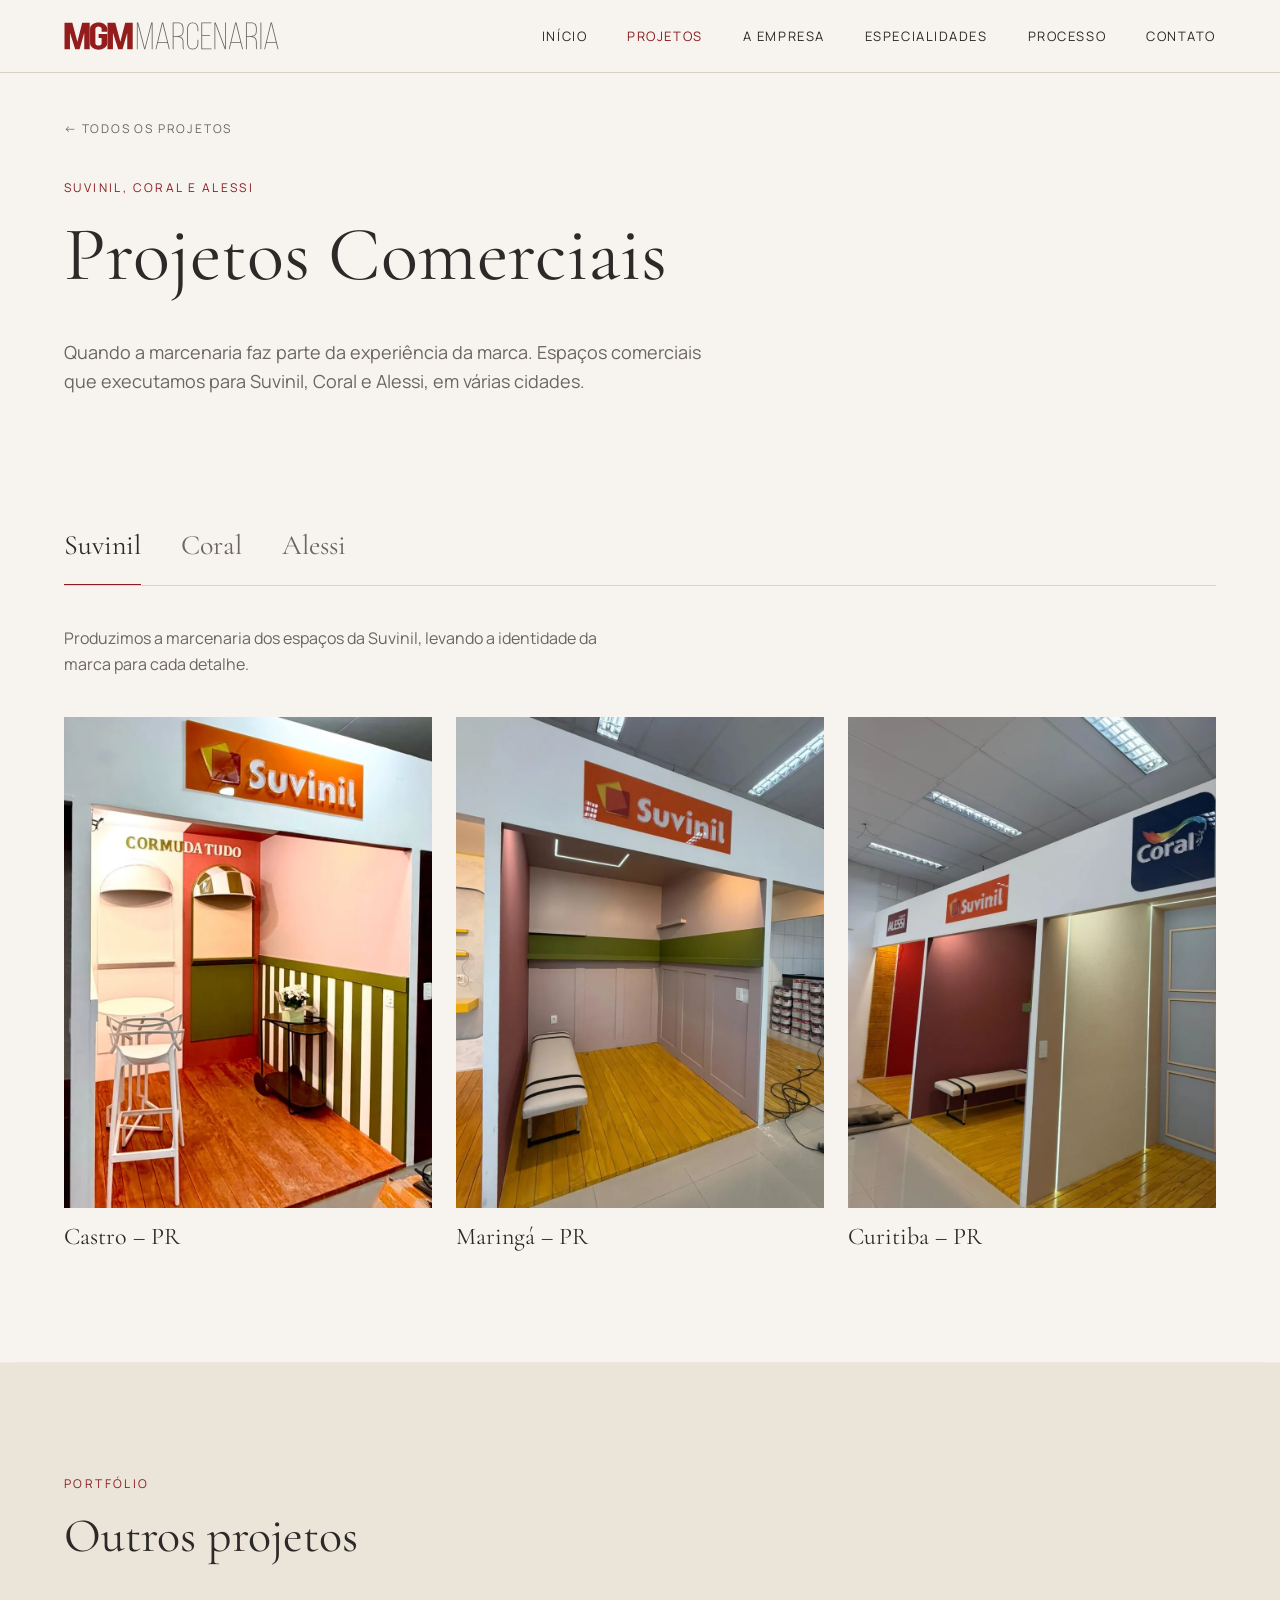
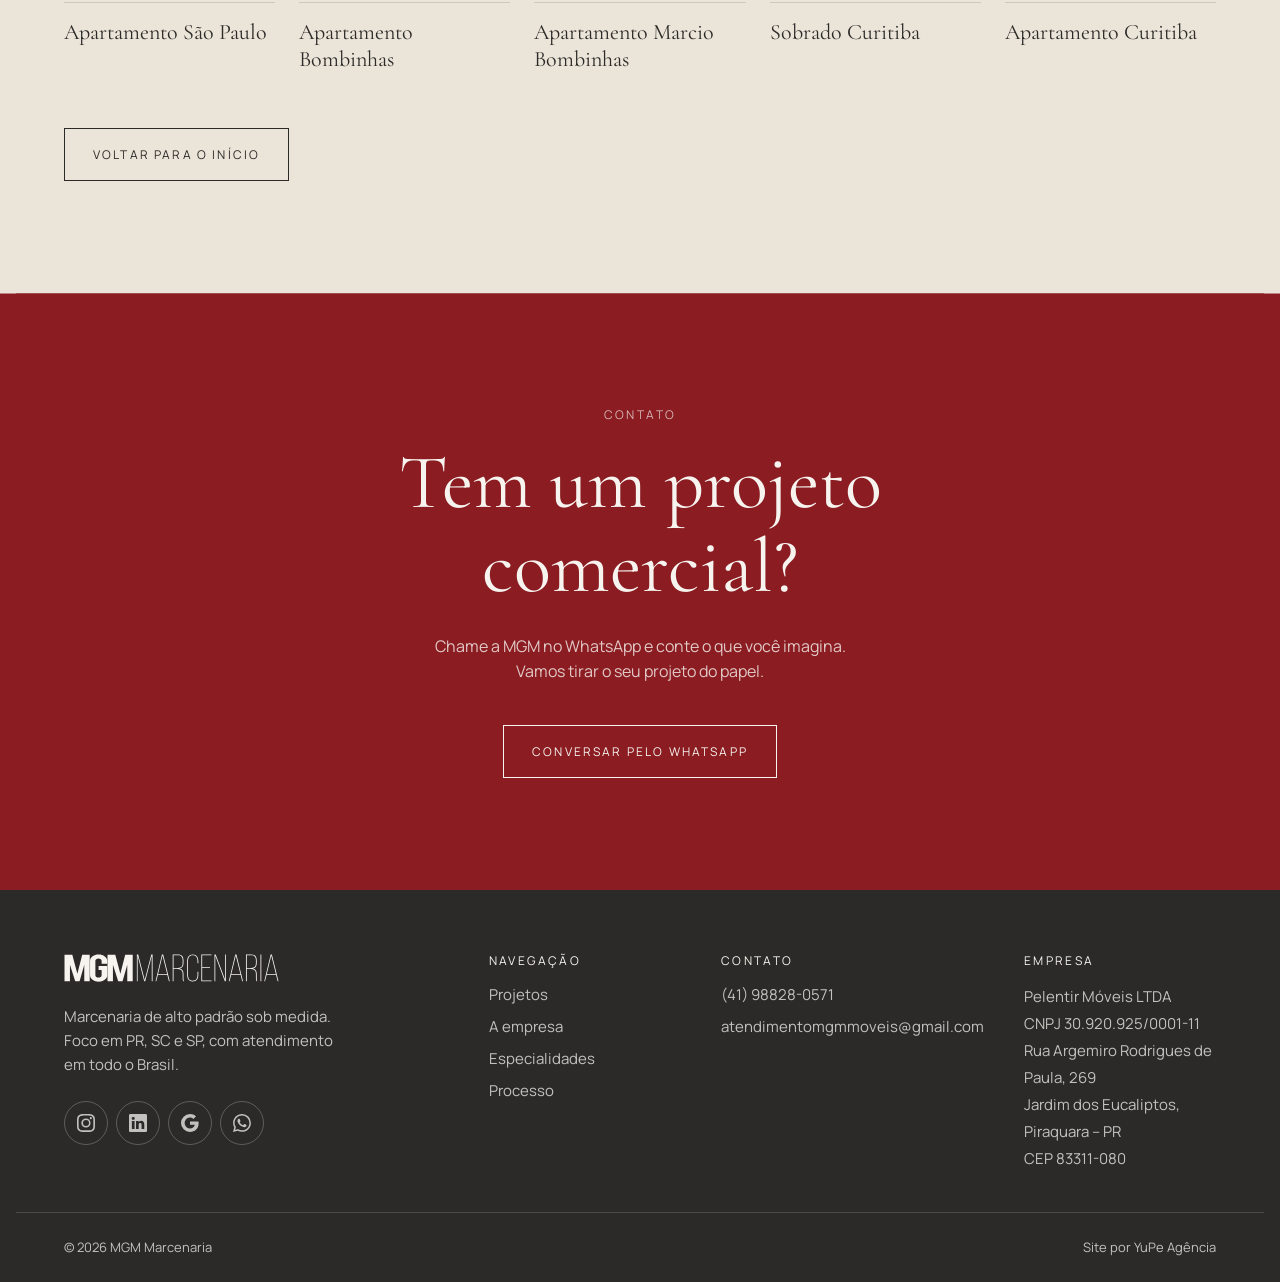
<file: projeto-6.html>
<!DOCTYPE html>
<html lang="pt-BR">
<head>
  <meta charset="UTF-8">
  <meta name="viewport" content="width=device-width, initial-scale=1.0">

  <title>Projetos Comerciais | MGM Marcenaria</title>
  <meta name="description" content="Marcenaria da MGM para espaços da Suvinil, Coral e Alessi em Castro, Maringá e Curitiba, com as cores, a luz e a identidade de cada marca.">
  <meta name="theme-color" content="#8a1c22">

  <link rel="canonical" href="https://marcelopelentir.github.io/site-mgm-marcenaria/projeto-6.html">
  <meta property="og:url" content="https://marcelopelentir.github.io/site-mgm-marcenaria/projeto-6.html">
  <meta property="og:site_name" content="MGM Marcenaria">
  <meta property="og:type" content="article">
  <meta property="og:locale" content="pt_BR">
  <meta property="og:title" content="Projetos Comerciais | MGM Marcenaria">
  <meta property="og:description" content="Marcenaria da MGM para espaços da Suvinil, Coral e Alessi em Castro, Maringá e Curitiba, com as cores, a luz e a identidade de cada marca.">
  <!-- Imagem do compartilhamento (WhatsApp, redes): precisa do endereço completo. 1200x630. -->
  <meta property="og:image" content="https://marcelopelentir.github.io/site-mgm-marcenaria/assets/imagens/og-mgm.jpg">
  <meta property="og:image:width" content="1200">
  <meta property="og:image:height" content="630">
  <meta name="twitter:card" content="summary_large_image">

  <!-- Ícones da aba e da tela inicial do celular -->
  <link rel="icon" href="favicon.ico" sizes="any">
  <link rel="icon" href="favicon.svg" type="image/svg+xml">
  <link rel="apple-touch-icon" href="apple-touch-icon.png">

  <link rel="preconnect" href="https://fonts.googleapis.com">
  <link rel="preconnect" href="https://fonts.gstatic.com" crossorigin>
  <link href="https://fonts.googleapis.com/css2?family=Cormorant+Garamond:ital,wght@0,400;0,500;1,400&family=Manrope:wght@400;500;600;700&display=swap" rel="stylesheet">

  <link rel="stylesheet" href="style.css">
  <script>document.documentElement.classList.add('js');</script>
  <script src="script.js" defer></script>
</head>
<body>

  <a class="pular-conteudo" href="#conteudo">Pular para o conteúdo</a>

  <!-- CABEÇALHO: igual ao da Home, mas os links levam de volta às seções do index.html -->
  <header class="cabecalho">
    <div class="cabecalho__interno">
      <a class="cabecalho__logo" href="index.html"><img src="assets/logo-mgm.svg" alt="MGM Marcenaria" width="216" height="28"></a>

      <button class="cabecalho__botao" type="button" aria-expanded="false" aria-controls="menu-principal">Menu</button>

      <nav class="cabecalho__nav" id="menu-principal" aria-label="Menu principal">
        <ul class="cabecalho__menu">
          <li><a href="index.html">Início</a></li>
          <!-- aria-current marca, para o leitor de tela, em qual seção do site a pessoa está -->
          <li><a href="index.html#projetos" aria-current="true">Projetos</a></li>
          <li><a href="index.html#empresa">A empresa</a></li>
          <li><a href="index.html#especialidades">Especialidades</a></li>
          <li><a href="index.html#processo">Processo</a></li>
          <li><a href="index.html#contato">Contato</a></li>
        </ul>
      </nav>
    </div>
  </header>

  <main id="conteudo">

    <!-- 1. ABERTURA (sem foto grande: as fotos ficam dentro de cada marca) -->
    <section class="secao projeto-abertura" aria-labelledby="projeto-titulo">
      <a class="projeto-abertura__voltar" href="index.html#projetos">← Todos os projetos</a>
      <p class="sobretitulo">Suvinil, Coral e Alessi</p>
      <h1 id="projeto-titulo" class="projeto-abertura__titulo">Projetos Comerciais</h1>
      <p class="projeto-abertura__texto">Quando a marcenaria faz parte da experiência da marca. Espaços comerciais que executamos para Suvinil, Coral e Alessi, em várias cidades.</p>
    </section>

    <!-- 2. MARCAS EM ABAS
         Sem JavaScript: as três marcas aparecem uma embaixo da outra (os botões ficam escondidos).
         Com JavaScript: viram abas. role="tablist"/"tab"/"tabpanel" e aria-selected avisam o leitor de tela. -->
    <section class="secao" aria-label="Marcas atendidas">
      <div class="abas" data-abas>
        <div class="abas__lista" role="tablist" aria-label="Marcas">
          <button class="abas__botao" type="button" role="tab" id="aba-suvinil" aria-controls="painel-suvinil">Suvinil</button>
          <button class="abas__botao" type="button" role="tab" id="aba-coral" aria-controls="painel-coral">Coral</button>
          <button class="abas__botao" type="button" role="tab" id="aba-alessi" aria-controls="painel-alessi">Alessi</button>
        </div>

        <div class="abas__painel" role="tabpanel" id="painel-suvinil" aria-labelledby="aba-suvinil">
          <h2 class="abas__titulo">Suvinil</h2>
          <p class="abas__intro">Produzimos a marcenaria dos espaços da Suvinil, levando a identidade da marca para cada detalhe.</p>
          <ul class="cidades">
          <li class="cidade">
            <figure class="cidade__imagem">
              <img src="assets/imagens/especialidade-comerciais.webp" alt="Espaço da Suvinil em Castro com piso de madeira, lambri ripado verde e branco e mesa alta" width="900" height="1200" loading="lazy">
            </figure>
            <h3 class="cidade__nome">Castro – PR</h3>
          </li>
          <li class="cidade">
            <figure class="cidade__imagem">
              <img src="assets/imagens/comercial-suvinil-2.webp" alt="Espaço da Suvinil em Maringá com paredes em rosa e verde, piso amadeirado e banco estofado" width="900" height="1200" loading="lazy">
            </figure>
            <h3 class="cidade__nome">Maringá – PR</h3>
          </li>
          <li class="cidade">
            <figure class="cidade__imagem">
              <img src="assets/imagens/comercial-suvinil-coral.webp" alt="Espaços da Suvinil e da Coral lado a lado, em Curitiba, com piso amadeirado, paredes coloridas e LED vertical" width="900" height="1200" loading="lazy">
            </figure>
            <h3 class="cidade__nome">Curitiba – PR</h3>
          </li>
          </ul>
        </div>

        <div class="abas__painel" role="tabpanel" id="painel-coral" aria-labelledby="aba-coral">
          <h2 class="abas__titulo">Coral</h2>
          <p class="abas__intro">Nos espaços da Coral, a marcenaria transforma a identidade visual da marca em experiência: volumes, cores e iluminação combinados para criar um ambiente marcante.</p>
          <ul class="cidades">
          <li class="cidade">
            <figure class="cidade__imagem">
              <img src="assets/imagens/comercial-coral-castro.webp" alt="Espaço da Coral em Castro com paredes em laranja, vermelho e lilás, LED embutido, piso de madeira e pufes" width="900" height="1200" loading="lazy">
            </figure>
            <h3 class="cidade__nome">Castro – PR</h3>
          </li>
          </ul>
        </div>

        <div class="abas__painel" role="tabpanel" id="painel-alessi" aria-labelledby="aba-alessi">
          <h2 class="abas__titulo">Alessi</h2>
          <p class="abas__intro">Para a Alessi, o painel geométrico iluminado e a combinação de madeira e luz valorizam as formas, as cores e a identidade da marca.</p>
          <ul class="cidades">
          <li class="cidade">
            <figure class="cidade__imagem">
              <img src="assets/imagens/comercial-alessi-painel.webp" alt="Espaço da Alessi com painel geométrico iluminado em LED, piso de madeira e painel com o slogan da marca" width="900" height="1200" loading="lazy">
            </figure>
            <h3 class="cidade__nome">Painel geométrico iluminado</h3>
          </li>
          <li class="cidade">
            <figure class="cidade__imagem">
              <img src="assets/imagens/comercial-alessi-1.webp" alt="Balcão de atendimento da Alessi em vermelho e preto com prateleiras ao fundo" width="900" height="1200" loading="lazy">
            </figure>
            <h3 class="cidade__nome">Balcão de atendimento</h3>
          </li>
          <li class="cidade">
            <figure class="cidade__imagem">
              <img src="assets/imagens/comercial-alessi-2.webp" alt="Espaço da Alessi com parede em pedra clara, prateleira iluminada em LED e piso de madeira" width="900" height="1200" loading="lazy">
            </figure>
            <h3 class="cidade__nome">Espaço de experiência</h3>
          </li>
          </ul>
        </div>

      </div>
    </section>

    <!-- OUTROS PROJETOS (o projeto atual fica de fora) -->
    <section class="secao secao--areia outros" aria-labelledby="outros-titulo">
      <div class="secao__cabecalho">
        <p class="sobretitulo">Portfólio</p>
        <h2 id="outros-titulo">Outros projetos</h2>
      </div>
      <ul class="outros__lista">
        <li><a href="projeto-1.html">Apartamento São Paulo</a></li>
        <li><a href="projeto-2.html">Apartamento Bombinhas</a></li>
        <li><a href="projeto-3.html">Apartamento Marcio Bombinhas</a></li>
        <li><a href="projeto-4.html">Sobrado Curitiba</a></li>
        <li><a href="projeto-5.html">Apartamento Curitiba</a></li>
      </ul>
      <a class="botao" href="index.html">Voltar para o início</a>
    </section>

    <!-- CHAMADA FINAL: a mensagem do WhatsApp já cita esta página -->
    <section class="secao secao--marca chamada-final" aria-labelledby="contato-titulo">
      <p class="sobretitulo">Contato</p>
      <h2 id="contato-titulo" class="chamada-final__titulo">Tem um projeto comercial?</h2>
      <p class="chamada-final__texto">Chame a MGM no WhatsApp e conte o que você imagina. Vamos tirar o seu projeto do papel.</p>
      <a class="botao botao--claro"
         href="https://wa.me/5541988280571?text=Ol%C3%A1%21%20Vi%20os%20projetos%20comerciais%20no%20site%20e%20quero%20conversar%20sobre%20um%20espa%C3%A7o%20para%20a%20minha%20marca."
         target="_blank" rel="noopener">
        Conversar pelo WhatsApp
      </a>
    </section>

  </main>

  <!-- 10. RODAPÉ: só informação, sem botão de conversão -->
  <footer class="rodape">
    <div class="rodape__interno">
      <div class="rodape__marca">
        <a class="rodape__logo" href="index.html#inicio"><img src="assets/logo-mgm-claro.svg" alt="MGM Marcenaria" width="216" height="28"></a>
        <p>Marcenaria de alto padrão sob medida. Foco em PR, SC e SP, com atendimento em todo o Brasil.</p>
        <!-- Redes sociais em ícone. Ícones da biblioteca Bootstrap Icons (licença MIT).
             aria-label dá nome ao link para leitores de tela; o SVG fica escondido deles (aria-hidden). -->
        <ul class="redes" aria-label="Redes sociais">
          <li>
            <a href="https://www.instagram.com/mgmmarcenaria_/" target="_blank" rel="noopener" aria-label="Instagram da MGM Marcenaria">
              <svg class="redes__icone" viewBox="0 0 16 16" aria-hidden="true" focusable="false"><path d="M8 0C5.829 0 5.556.01 4.703.048 3.85.088 3.269.222 2.76.42a3.9 3.9 0 0 0-1.417.923A3.9 3.9 0 0 0 .42 2.76C.222 3.268.087 3.85.048 4.7.01 5.555 0 5.827 0 8.001c0 2.172.01 2.444.048 3.297.04.852.174 1.433.372 1.942.205.526.478.972.923 1.417.444.445.89.719 1.416.923.51.198 1.09.333 1.942.372C5.555 15.99 5.827 16 8 16s2.444-.01 3.298-.048c.851-.04 1.434-.174 1.943-.372a3.9 3.9 0 0 0 1.416-.923c.445-.445.718-.891.923-1.417.197-.509.332-1.09.372-1.942C15.99 10.445 16 10.173 16 8s-.01-2.445-.048-3.299c-.04-.851-.175-1.433-.372-1.941a3.9 3.9 0 0 0-.923-1.417A3.9 3.9 0 0 0 13.24.42c-.51-.198-1.092-.333-1.943-.372C10.443.01 10.172 0 7.998 0zm-.717 1.442h.718c2.136 0 2.389.007 3.232.046.78.035 1.204.166 1.486.275.373.145.64.319.92.599s.453.546.598.92c.11.281.24.705.275 1.485.039.843.047 1.096.047 3.231s-.008 2.389-.047 3.232c-.035.78-.166 1.203-.275 1.485a2.5 2.5 0 0 1-.599.919c-.28.28-.546.453-.92.598-.28.11-.704.24-1.485.276-.843.038-1.096.047-3.232.047s-2.39-.009-3.233-.047c-.78-.036-1.203-.166-1.485-.276a2.5 2.5 0 0 1-.92-.598 2.5 2.5 0 0 1-.6-.92c-.109-.281-.24-.705-.275-1.485-.038-.843-.046-1.096-.046-3.233s.008-2.388.046-3.231c.036-.78.166-1.204.276-1.486.145-.373.319-.64.599-.92s.546-.453.92-.598c.282-.11.705-.24 1.485-.276.738-.034 1.024-.044 2.515-.045zm4.988 1.328a.96.96 0 1 0 0 1.92.96.96 0 0 0 0-1.92m-4.27 1.122a4.109 4.109 0 1 0 0 8.217 4.109 4.109 0 0 0 0-8.217m0 1.441a2.667 2.667 0 1 1 0 5.334 2.667 2.667 0 0 1 0-5.334"/></svg>
            </a>
          </li>
          <li>
            <a href="https://www.linkedin.com/company/mgm-marcenaria/" target="_blank" rel="noopener" aria-label="LinkedIn da MGM Marcenaria">
              <svg class="redes__icone" viewBox="0 0 16 16" aria-hidden="true" focusable="false"><path d="M0 1.146C0 .513.526 0 1.175 0h13.65C15.474 0 16 .513 16 1.146v13.708c0 .633-.526 1.146-1.175 1.146H1.175C.526 16 0 15.487 0 14.854zm4.943 12.248V6.169H2.542v7.225zm-1.2-8.212c.837 0 1.358-.554 1.358-1.248-.015-.709-.52-1.248-1.342-1.248S2.4 3.226 2.4 3.934c0 .694.521 1.248 1.327 1.248zm4.908 8.212V9.359c0-.216.016-.432.08-.586.173-.431.568-.878 1.232-.878.869 0 1.216.662 1.216 1.634v3.865h2.401V9.25c0-2.22-1.184-3.252-2.764-3.252-1.274 0-1.845.7-2.165 1.193v.025h-.016l.016-.025V6.169h-2.4c.03.678 0 7.225 0 7.225z"/></svg>
            </a>
          </li>
          <li>
            <a href="https://share.google/vh0qGKdN5vU6CauHO" target="_blank" rel="noopener" aria-label="MGM Marcenaria no Google">
              <svg class="redes__icone" viewBox="0 0 16 16" aria-hidden="true" focusable="false"><path d="M15.545 6.558a9.4 9.4 0 0 1 .139 1.626c0 2.434-.87 4.492-2.384 5.885h.002C11.978 15.292 10.158 16 8 16A8 8 0 1 1 8 0a7.7 7.7 0 0 1 5.352 2.082l-2.284 2.284A4.35 4.35 0 0 0 8 3.166c-2.087 0-3.86 1.408-4.492 3.304a4.8 4.8 0 0 0 0 3.063h.003c.635 1.893 2.405 3.301 4.492 3.301 1.078 0 2.004-.276 2.722-.764h-.003a3.7 3.7 0 0 0 1.599-2.431H8v-3.08z"/></svg>
            </a>
          </li>
          <li>
            <a href="https://wa.me/5541988280571" target="_blank" rel="noopener" aria-label="WhatsApp da MGM Marcenaria">
              <svg class="redes__icone" viewBox="0 0 16 16" aria-hidden="true" focusable="false"><path d="M13.601 2.326A7.85 7.85 0 0 0 7.994 0C3.627 0 .068 3.558.064 7.926c0 1.399.366 2.76 1.057 3.965L0 16l4.204-1.102a7.9 7.9 0 0 0 3.79.965h.004c4.368 0 7.926-3.558 7.93-7.93A7.9 7.9 0 0 0 13.6 2.326zM7.994 14.521a6.6 6.6 0 0 1-3.356-.92l-.24-.144-2.494.654.666-2.433-.156-.251a6.56 6.56 0 0 1-1.007-3.505c0-3.626 2.957-6.584 6.591-6.584a6.56 6.56 0 0 1 4.66 1.931 6.56 6.56 0 0 1 1.928 4.66c-.004 3.639-2.961 6.592-6.592 6.592m3.615-4.934c-.197-.099-1.17-.578-1.353-.646-.182-.065-.315-.099-.445.099-.133.197-.513.646-.627.775-.114.133-.232.148-.43.05-.197-.1-.836-.308-1.592-.985-.59-.525-.985-1.175-1.103-1.372-.114-.198-.011-.304.088-.403.087-.088.197-.232.296-.346.1-.114.133-.198.198-.33.065-.134.034-.248-.015-.347-.05-.099-.445-1.076-.612-1.47-.16-.389-.323-.335-.445-.34-.114-.007-.247-.007-.38-.007a.73.73 0 0 0-.529.247c-.182.198-.691.677-.691 1.654s.71 1.916.81 2.049c.098.133 1.394 2.132 3.383 2.992.47.205.84.326 1.129.418.475.152.904.129 1.246.08.38-.058 1.171-.48 1.338-.943.164-.464.164-.86.114-.943-.049-.084-.182-.133-.38-.232"/></svg>
            </a>
          </li>
        </ul>
      </div>

      <nav class="rodape__coluna" aria-label="Menu do rodapé">
        <h2 class="rodape__titulo">Navegação</h2>
        <ul>
          <li><a href="index.html#projetos">Projetos</a></li>
          <li><a href="index.html#empresa">A empresa</a></li>
          <li><a href="index.html#especialidades">Especialidades</a></li>
          <li><a href="index.html#processo">Processo</a></li>
        </ul>
      </nav>

      <div class="rodape__coluna">
        <h2 class="rodape__titulo">Contato</h2>
        <ul>
          <li><a href="https://wa.me/5541988280571" target="_blank" rel="noopener">(41) 98828-0571</a></li>
          <li><a href="mailto:atendimentomgmmoveis@gmail.com">atendimentomgmmoveis@gmail.com</a></li>
        </ul>
      </div>

      <div class="rodape__coluna">
        <h2 class="rodape__titulo">Empresa</h2>
        <!-- Dados do cadastro do CNPJ (Receita Federal). Endereço completo liberado pela MGM (17/nov). -->
        <address class="rodape__endereco">
          Pelentir Móveis LTDA<br>
          CNPJ 30.920.925/0001-11<br>
          Rua Argemiro Rodrigues de Paula, 269<br>
          Jardim dos Eucaliptos, Piraquara – PR<br>
          CEP 83311-080
        </address>
      </div>
    </div>

    <div class="rodape__base">
      <p>© 2026 MGM Marcenaria</p>
      <p>Site por <a href="https://yupeagencia.com.br" target="_blank" rel="noopener">YuPe Agência</a></p>
    </div>
  </footer>

</body>
</html>
</file>
<file: style.css>
/* ==========================================================================
   MGM Marcenaria — estilos
   Organização: 1. Variáveis  2. Reset  3. Base  4. Utilitários  5. Componentes
   ========================================================================== */


/* 1. VARIÁVEIS ---------------------------------------------------------------
   Toda a identidade visual mora aqui. Paleta e fontes são PROVISÓRIAS
   até a análise da marca: trocar a identidade = editar só este bloco. */

:root {
  /* Cores */
  --cor-fundo: #f7f4ef;          /* off-white quente */
  --cor-fundo-alt: #ebe4d8;      /* areia */
  --cor-texto: #2b2a28;          /* grafite */
  --cor-texto-suave: #6b665e;
  --cor-marca: #8a1c22;          /* vinho da MGM (logo e destaques do Instagram): o destaque do site */
  --cor-madeira: #8a6a4b;        /* reservado para detalhes de material */
  --cor-linha: #d8d0c3;

  /* Tipografia */
  --fonte-titulo: "Cormorant Garamond", Georgia, serif;
  --fonte-texto: "Manrope", system-ui, sans-serif;

  /* Tamanhos de texto fluidos: crescem com a largura da tela, entre um mínimo e um máximo */
  --texto-p: 1rem;
  --texto-m: 1.125rem;
  --titulo-g: clamp(1.75rem, 1.2rem + 2.4vw, 3rem);
  --titulo-xg: clamp(2.5rem, 1.6rem + 4vw, 5rem);

  /* Espaçamentos */
  --espaco-1: 0.5rem;
  --espaco-2: 1rem;
  --espaco-3: 1.5rem;
  --espaco-4: 2.5rem;
  --espaco-5: 4rem;
  --espaco-secao: clamp(4rem, 3rem + 5vw, 8rem);

  /* Layout */
  --altura-cabecalho: 4.5rem;
  --largura-max: 78rem;
  --margem-lateral: clamp(1.25rem, 4vw, 3rem);
}


/* 2. RESET ------------------------------------------------------------------
   Zera diferenças entre navegadores para partirmos de uma base previsível. */

*,
*::before,
*::after {
  box-sizing: border-box;
}

* {
  margin: 0;
}

img,
picture,
svg,
video {
  display: block;
  max-width: 100%;
  height: auto;
}

/* :where() deixa esta regra com especificidade zero: qualquer classe que defina
   padding (como a fileira de Especialidades) ganha dela. */
:where(ul[class], ol[class]) {
  list-style: none;
  padding: 0;
}

button,
input,
textarea,
select {
  font: inherit;
}


/* 3. BASE ------------------------------------------------------------------- */

html {
  scroll-behavior: smooth;
}

body {
  background: var(--cor-fundo);
  color: var(--cor-texto);
  font-family: var(--fonte-texto);
  font-size: var(--texto-p);
  line-height: 1.6;
  -webkit-font-smoothing: antialiased;
}

h1,
h2,
h3 {
  font-family: var(--fonte-titulo);
  font-weight: 400;
  line-height: 1.1;
}

h1 { font-size: var(--titulo-xg); }
h2 { font-size: var(--titulo-g); }

a {
  color: inherit;
}

/* Foco visível para quem navega pelo teclado */
:focus-visible {
  outline: 2px solid var(--cor-marca);
  outline-offset: 3px;
}

/* As âncoras param abaixo do cabeçalho, sem ficar escondidas atrás dele */
section[id] {
  scroll-margin-top: var(--altura-cabecalho);
}

/* Com o menu mobile aberto, a página atrás dele não rola */
body.menu-aberto {
  overflow: hidden;
}

/* Quem pediu menos movimento no sistema não recebe rolagem suave nem animações */
@media (prefers-reduced-motion: reduce) {
  html {
    scroll-behavior: auto;
  }

  *,
  *::before,
  *::after {
    animation-duration: 0.01ms !important;
    transition-duration: 0.01ms !important;
  }
}


/* 4. UTILITÁRIOS ------------------------------------------------------------ */

/* Conteúdo pendente: visível no desenvolvimento, fácil de achar e remover */
.pendente {
  outline: 1px dashed var(--cor-texto-suave);
  outline-offset: 4px;
  color: var(--cor-texto-suave);
}

/* Esconde da tela mas mantém para leitores de tela (título da galeria, por exemplo) */
.sr-only {
  position: absolute;
  width: 1px;
  height: 1px;
  overflow: hidden;
  clip-path: inset(50%);
  white-space: nowrap;
}

/* Link de acessibilidade: escondido até receber foco pelo teclado */
.pular-conteudo {
  position: absolute;
  left: var(--espaco-2);
  top: -3rem;
  padding: var(--espaco-1) var(--espaco-2);
  background: var(--cor-texto);
  color: var(--cor-fundo);
}

.pular-conteudo:focus {
  top: var(--espaco-2);
}


/* 5. COMPONENTES ------------------------------------------------------------
   Cada seção ganha seu bloco aqui conforme for construída. */

/* Seção genérica: largura máxima centralizada e respiro vertical */
.secao {
  max-width: var(--largura-max);
  margin-inline: auto;
  padding: var(--espaco-secao) var(--margem-lateral);
}

/* Variação com fundo areia que vai de ponta a ponta da tela.
   A seção continua com largura máxima (o conteúdo não se espalha), mas o fundo
   "vaza" para os lados: o box-shadow pinta uma borda gigante da mesma cor
   e o clip-path corta essa sombra em cima e embaixo, deixando só os lados. */
.secao--areia {
  background: var(--cor-fundo-alt);
  box-shadow: 0 0 0 100vmax var(--cor-fundo-alt);
  clip-path: inset(0 -100vmax);
}

/* Variação com fundo vinho (cor da marca), mesmo truque de ponta a ponta.
   Usada só na chamada final: é o único bloco grande de vinho do site. */
.secao--marca {
  background: var(--cor-marca);
  box-shadow: 0 0 0 100vmax var(--cor-marca);
  clip-path: inset(0 -100vmax);
  color: var(--cor-fundo);
}

/* Dentro do vinho, o sobretítulo não pode ser vinho: vira off-white translúcido */
.secao--marca .sobretitulo {
  color: rgb(247 244 239 / 0.7);
}

/* Abertura de seção: sobretítulo + título */
.secao__cabecalho {
  margin-bottom: var(--espaco-4);
}

/* Sobretítulo: a linha pequena em caixa-alta acima dos títulos.
   Componente reutilizável (hero e todas as seções). */
.sobretitulo {
  margin-bottom: var(--espaco-2);
  font-size: 0.75rem;
  letter-spacing: 0.2em;
  text-transform: uppercase;
  color: var(--cor-marca);
}

/* CABEÇALHO
   Mobile first: a base é o celular (botão "Menu" abre um painel de tela cheia).
   A partir de 56rem (~900px) o menu aparece em linha e o botão some.
   Tudo que depende de JS começa com .js, então sem JS o menu fica sempre visível. */

.cabecalho {
  position: sticky;              /* acompanha a rolagem, preso ao topo */
  top: 0;
  z-index: 10;                   /* fica por cima do conteúdo que passa embaixo */
  background: var(--cor-fundo);
  border-bottom: 1px solid var(--cor-linha);
}

.cabecalho__interno {
  max-width: var(--largura-max);
  min-height: var(--altura-cabecalho);
  margin-inline: auto;
  padding-inline: var(--margem-lateral);
  display: flex;
  flex-wrap: wrap;
  justify-content: space-between;
  align-items: center;
  gap: var(--espaco-2);
}

/* Logo provisório em texto, imitando o logotipo do Instagram:
   "MGM" em sans-serif bold na cor vinho. Sai quando o SVG oficial chegar. */
/* Logo oficial em SVG (vetor tirado do PDF original do Illustrator).
   A altura manda; a largura acompanha a proporção do desenho. */
.cabecalho__logo {
  display: block;
  line-height: 0;
}

.cabecalho__logo img {
  width: auto;
  height: 1.75rem;
}

/* Links do menu: caixa-alta pequena e espaçada, tom editorial */
.cabecalho__menu {
  display: flex;
  flex-wrap: wrap;
  gap: var(--espaco-1) var(--espaco-3);
  padding-bottom: var(--espaco-2);   /* respiro quando o menu quebra linha (sem JS) */
}

.cabecalho__menu a {
  font-size: 0.8125rem;
  letter-spacing: 0.12em;
  text-transform: uppercase;
  text-decoration: none;
  transition: color 0.2s ease;
}

.cabecalho__menu a:hover {
  color: var(--cor-marca);
}

/* Botão "Menu": escondido sem JS (não teria função) */
.cabecalho__botao {
  display: none;
}

.js .cabecalho__botao {
  display: block;
  padding: var(--espaco-1) 0;
  background: none;
  border: 0;
  color: inherit;
  font-size: 0.75rem;
  letter-spacing: 0.2em;
  text-transform: uppercase;
  cursor: pointer;
}

/* Painel do menu mobile: fechado por padrão, cobre a tela abaixo do cabeçalho */
.js .cabecalho__nav {
  display: none;
  position: fixed;
  inset: var(--altura-cabecalho) 0 0 0;   /* topo, direita, base, esquerda */
  padding: var(--espaco-4) var(--margem-lateral);
  background: var(--cor-fundo);
  overflow-y: auto;
}

/* Abre quando o botão logo antes dele está com aria-expanded="true" */
.js .cabecalho__botao[aria-expanded="true"] + .cabecalho__nav {
  display: block;
}

.js .cabecalho__menu {
  flex-direction: column;
  gap: var(--espaco-3);
}

.js .cabecalho__menu a {
  font-family: var(--fonte-titulo);
  font-size: 2rem;
  letter-spacing: 0;
  text-transform: none;
}

/* Desktop */
@media (min-width: 56rem) {
  .cabecalho__menu {
    padding-bottom: 0;
  }

  .js .cabecalho__botao {
    display: none;
  }

  .js .cabecalho__nav {
    display: block;
    position: static;
    padding: 0;
    background: none;
  }

  .js .cabecalho__menu {
    flex-direction: row;
    gap: var(--espaco-4);
  }

  .js .cabecalho__menu a {
    font-family: var(--fonte-texto);
    font-size: 0.8125rem;
    letter-spacing: 0.12em;
    text-transform: uppercase;
  }

  /* Se a tela for alargada com o menu aberto, a rolagem volta */
  body.menu-aberto {
    overflow: visible;
  }
}

/* BOTÃO
   Componente reutilizável: o mesmo estilo serve para o hero e, depois, para o WhatsApp. */

.botao {
  display: inline-flex;
  align-items: center;
  gap: 0.75em;
  padding: 1rem 1.75rem;
  border: 1px solid var(--cor-texto);
  font-size: 0.75rem;
  letter-spacing: 0.18em;
  text-transform: uppercase;
  text-decoration: none;
  transition: background-color 0.25s ease, color 0.25s ease;
}

.botao:hover {
  background: var(--cor-texto);
  color: var(--cor-fundo);
}

/* Variação para fundos escuros (chamada final em vinho) */
.botao--claro {
  border-color: var(--cor-fundo);
}

.botao--claro:hover {
  background: var(--cor-fundo);
  color: var(--cor-marca);
}


/* IMAGEM PENDENTE
   Ocupa o espaço exato da foto que vai entrar (a proporção vem de cada componente),
   para o layout já nascer com o tamanho certo. */

.imagem-pendente {
  display: grid;
  place-items: center;
  padding: var(--espaco-3);
  background: var(--cor-fundo-alt);
  color: var(--cor-texto-suave);
  font-size: 0.8125rem;
  text-align: center;
}


/* HERO
   Mobile: texto em cima, foto embaixo.
   Desktop: grade assimétrica, 5 partes de texto para 7 de foto, alinhadas pela base. */

.hero {
  max-width: var(--largura-max);
  margin-inline: auto;
  padding: var(--espaco-4) var(--margem-lateral) var(--espaco-secao);
  display: grid;
  gap: var(--espaco-4);
}

.hero__titulo {
  max-width: 18ch;               /* ch = largura de um caractere: limita a ~18 letras por linha */
  margin-bottom: var(--espaco-3);
}

.hero__texto {
  max-width: 38ch;
  margin-bottom: var(--espaco-4);
  font-size: var(--texto-m);
  color: var(--cor-texto-suave);
}

.hero__imagem {
  aspect-ratio: 4 / 5;           /* foto vertical, como nas referências editoriais */
}

/* Desktop: o hero ocupa exatamente a tela visível, e a foto preenche essa altura.
   (Com proporção fixa, a foto vertical ficava mais alta que a tela e escondia o botão.) */
@media (min-width: 56rem) {
  .hero {
    grid-template-columns: 5fr 7fr;   /* fr = fração do espaço livre */
    gap: var(--espaco-5);
    height: calc(100svh - var(--altura-cabecalho));   /* svh = altura visível da tela */
    min-height: 36rem;               /* telas muito baixas: não espreme */
    max-height: 60rem;               /* telas muito altas: não estica demais */
    padding-block: var(--espaco-4);
  }

  .hero__conteudo {
    align-self: end;                 /* texto alinhado pela base, foto ocupa a altura toda */
    padding-bottom: var(--espaco-3);
  }

  .hero__imagem {
    aspect-ratio: auto;
    height: 100%;
  }
}

/* Quando a foto real entrar: preenche o bloco cortando as sobras, sem distorcer */
.hero__imagem img {
  width: 100%;
  height: 100%;
  object-fit: cover;
}

/* PROJETOS SELECIONADOS
   Celular: uma coluna. A partir de 40rem: duas colunas, com a coluna da direita
   descida (efeito "escada"), para fugir da grade de cards iguais e dar ritmo de revista. */

.projetos__lista {
  display: grid;
  gap: var(--espaco-4);
}

@media (min-width: 40rem) {
  .projetos__lista {
    grid-template-columns: 1fr 1fr;
    gap: var(--espaco-5) var(--espaco-3);   /* linha, coluna */
  }

  /* Itens pares (coluna da direita) começam mais abaixo */
  .projeto-card:nth-child(even) {
    margin-top: var(--espaco-5);
  }
}

@media (min-width: 56rem) {
  .projetos__lista {
    column-gap: var(--espaco-5);
  }
}

.projeto-card__link {
  display: block;
  text-decoration: none;
}

/* No celular a capa é mais baixa (4:3), para a lista de projetos não ficar longa demais.
   A partir de 40rem, com duas colunas, volta ao formato vertical (4:5). */
.projeto-card__imagem {
  aspect-ratio: 4 / 3;
  margin-bottom: var(--espaco-2);
  overflow: hidden;              /* esconde a parte da foto que cresce no hover */
}

@media (min-width: 40rem) {
  .projeto-card__imagem {
    aspect-ratio: 4 / 5;
  }
}

.projeto-card__imagem img {
  width: 100%;
  height: 100%;
  object-fit: cover;
  transition: transform 0.6s ease;
}

/* Hover: a foto aproxima levemente e o título muda de cor */
.projeto-card__link:hover .projeto-card__imagem img {
  transform: scale(1.03);
}

.projeto-card__link:hover .projeto-card__titulo {
  color: var(--cor-marca);
}

/* Nome do projeto em cima, local embaixo */
.projeto-card__info {
  display: grid;
  gap: 0.25rem;
}

.projeto-card__titulo {
  font-size: 1.5rem;
  transition: color 0.2s ease;
}

.projeto-card__categoria {
  font-size: 0.75rem;
  letter-spacing: 0.15em;
  text-transform: uppercase;
  color: var(--cor-texto-suave);
}

/* A EMPRESA
   Celular: foto em cima, texto embaixo.
   Desktop: foto à esquerda, texto à direita, centralizados na vertical.
   O lado da foto inverte em relação ao hero (que tem a foto à direita), para alternar o ritmo. */

.empresa {
  display: grid;
  gap: var(--espaco-4);
}

.empresa__imagem {
  aspect-ratio: 4 / 5;
}

.empresa__imagem img {
  width: 100%;
  height: 100%;
  object-fit: cover;
}

.empresa__titulo {
  max-width: 18ch;
  margin-bottom: var(--espaco-3);
}

.empresa__paragrafo {
  max-width: 52ch;               /* linhas de ~52 letras: leitura confortável */
  margin-bottom: var(--espaco-2);
  color: var(--cor-texto-suave);
}

.empresa__assinatura {
  margin-top: var(--espaco-3);
  font-family: var(--fonte-titulo);
  font-size: 1.25rem;
  font-style: italic;
}

@media (min-width: 56rem) {
  .empresa {
    grid-template-columns: 5fr 6fr;
    align-items: center;
    gap: var(--espaco-5);
  }
}

/* DIFERENCIAIS
   Lista numerada separada por linhas finas, sem cards nem ícones (pedido do briefing).
   Desktop: título à esquerda, que fica parado enquanto a lista rola ao lado. */

.diferenciais {
  display: grid;
  gap: var(--espaco-4);
}

.diferencial {
  display: grid;
  grid-template-columns: 3rem 1fr;
  gap: var(--espaco-2);
  padding-block: var(--espaco-3);
  border-top: 1px solid rgb(43 42 40 / 0.15);   /* grafite com 15% de opacidade */
}

.diferencial:last-child {
  border-bottom: 1px solid rgb(43 42 40 / 0.15);
}

.diferencial__numero {
  padding-top: 0.5rem;
  font-size: 0.75rem;
  letter-spacing: 0.1em;
  color: var(--cor-marca);
}

.diferencial__titulo {
  margin-bottom: var(--espaco-1);
  font-size: 1.5rem;
}

.diferencial__texto {
  max-width: 52ch;
  color: var(--cor-texto-suave);
}

@media (min-width: 56rem) {
  .diferenciais {
    grid-template-columns: 4fr 7fr;
    align-items: start;
    gap: var(--espaco-5);
  }

  /* Título "gruda" logo abaixo do cabeçalho enquanto a lista passa */
  .diferenciais .secao__cabecalho {
    position: sticky;
    top: calc(var(--altura-cabecalho) + var(--espaco-4));
  }
}

/* ESPECIALIDADES
   Celular: uma fileira que rola para o lado, com "encaixe" em cada item (scroll-snap).
   Mostra 75% do item seguinte, o que avisa que dá para arrastar.
   A partir de 40rem: grade de 2 colunas. A partir de 56rem: 3 colunas. */

.especialidades__lista {
  display: grid;
  grid-auto-flow: column;        /* os itens se alinham em colunas, lado a lado */
  grid-auto-columns: 75%;
  gap: var(--espaco-3);
  overflow-x: auto;
  scroll-snap-type: x mandatory; /* ao soltar, a rolagem para no começo de um item */
  scroll-padding-inline: var(--margem-lateral);
  /* A fileira vai até a borda da tela, mas o primeiro item começa alinhado ao título */
  margin-inline: calc(var(--margem-lateral) * -1);
  padding-inline: var(--margem-lateral);
  padding-bottom: var(--espaco-2);
}

.especialidade {
  scroll-snap-align: start;
}

.especialidade__imagem {
  aspect-ratio: 3 / 4;
  margin-bottom: var(--espaco-2);
  overflow: hidden;
}

.especialidade__imagem img {
  width: 100%;
  height: 100%;
  object-fit: cover;
}

/* Local do projeto da foto, em caixa-alta pequena acima do título */
.especialidade__local {
  margin-bottom: 0.25rem;
  font-size: 0.6875rem;
  letter-spacing: 0.15em;
  text-transform: uppercase;
  color: var(--cor-marca);
}

.especialidade__titulo {
  margin-bottom: var(--espaco-1);
  font-size: 1.5rem;
}

.especialidade__texto {
  max-width: 36ch;
  font-size: 0.9375rem;
  color: var(--cor-texto-suave);
}

@media (min-width: 40rem) {
  .especialidades__lista {
    grid-auto-flow: row;
    grid-template-columns: repeat(2, 1fr);
    gap: var(--espaco-4) var(--espaco-3);
    overflow-x: visible;
    margin-inline: 0;
    padding-inline: 0;
  }
}

@media (min-width: 56rem) {
  .especialidades__lista {
    grid-template-columns: repeat(3, 1fr);
  }
}

/* PROCESSO
   Foto larga da produção em cima e as 5 etapas embaixo.
   Celular: etapas empilhadas, ligadas por uma linha vertical à esquerda.
   Desktop: 5 colunas lado a lado, ligadas por uma linha horizontal em cima (linha do tempo). */

.processo__imagem {
  aspect-ratio: 16 / 9;
  margin-bottom: var(--espaco-4);
}

.processo__imagem img {
  width: 100%;
  height: 100%;
  object-fit: cover;
}

.processo__lista {
  display: grid;
}

.etapa {
  position: relative;
  padding: 0 0 var(--espaco-4) var(--espaco-4);
  border-left: 1px solid rgb(43 42 40 / 0.15);
}

.etapa:last-child {
  padding-bottom: 0;
}

/* Marcador vinho sobre a linha, em cada etapa */
.etapa::before {
  content: "";
  position: absolute;
  top: 0.4rem;
  left: -4px;                    /* metade da largura, para centralizar na linha */
  width: 7px;
  height: 7px;
  border-radius: 50%;
  background: var(--cor-marca);
}

.etapa__numero {
  display: block;
  margin-bottom: var(--espaco-1);
  font-size: 0.75rem;
  letter-spacing: 0.1em;
  color: var(--cor-marca);
}

.etapa__titulo {
  margin-bottom: var(--espaco-1);
  font-size: 1.5rem;
}

.etapa__texto {
  max-width: 36ch;
  font-size: 0.9375rem;
  color: var(--cor-texto-suave);
}

@media (min-width: 56rem) {
  .processo__lista {
    grid-template-columns: repeat(5, 1fr);
    gap: var(--espaco-3);
  }

  .etapa {
    padding: var(--espaco-3) 0 0;
    border-left: 0;
    border-top: 1px solid rgb(43 42 40 / 0.15);
  }

  .etapa::before {
    top: -4px;
    left: 0;
  }
}


/* PROVA SOCIAL
   Depoimentos em itálico grande, como citações de revista. Sem aspas desenhadas nem estrelas. */

.depoimentos__lista {
  display: grid;
  gap: var(--espaco-4);
}

.depoimento__texto {
  margin-bottom: var(--espaco-2);
  font-family: var(--fonte-titulo);
  font-size: 1.5rem;
  font-style: italic;
  line-height: 1.35;
}

.depoimento__autor {
  font-size: 0.75rem;
  letter-spacing: 0.15em;
  text-transform: uppercase;
  color: var(--cor-texto-suave);
}

/* Marcas atendidas: só nomes em texto, numa linha discreta abaixo dos depoimentos */
.marcas {
  margin-top: var(--espaco-5);
  padding-top: var(--espaco-3);
  border-top: 1px solid rgb(43 42 40 / 0.15);
}

.marcas__titulo {
  margin-bottom: var(--espaco-2);
  font-size: 0.75rem;
  letter-spacing: 0.15em;
  text-transform: uppercase;
  color: var(--cor-texto-suave);
}

.marcas__lista {
  display: flex;
  flex-wrap: wrap;
  gap: var(--espaco-1) var(--espaco-4);
  font-family: var(--fonte-titulo);
  font-size: 1.75rem;
}

/* Link do depoimento para a página do projeto */
.depoimento__link {
  display: inline-block;
  margin-top: 0.25rem;
  padding-block: 0.375rem;   /* área de toque de pelo menos 24px no celular */
  font-size: 0.75rem;
  letter-spacing: 0.15em;
  text-transform: uppercase;
  color: var(--cor-marca);
  text-underline-offset: 3px;
}

/* Segunda linha: escritórios parceiros, menor que a das marcas */
.marcas__titulo--parceiros {
  margin-top: var(--espaco-3);
}

.marcas__lista--parceiros {
  font-size: 1.25rem;
}

.marcas__lista a {
  text-decoration: none;
  transition: color 0.2s ease;
}

.marcas__lista a:hover {
  color: var(--cor-marca);
}

/* Links dentro da ficha técnica do projeto */
.ficha a {
  color: var(--cor-marca);
  text-underline-offset: 3px;
}

@media (min-width: 56rem) {
  .depoimentos__lista {
    grid-template-columns: repeat(3, 1fr);
    gap: var(--espaco-5);
  }
}


/* CHAMADA FINAL
   Bloco vinho, centralizado, com a frase em destaque e o botão do WhatsApp. */

.chamada-final {
  text-align: center;
}

.chamada-final__titulo {
  max-width: 20ch;
  margin: 0 auto var(--espaco-3);
  font-size: var(--titulo-xg);
}

.chamada-final__texto {
  max-width: 44ch;
  margin: 0 auto var(--espaco-4);
  color: rgb(247 244 239 / 0.8);
}

/* Foco visível também no fundo vinho */
.secao--marca :focus-visible {
  outline-color: var(--cor-fundo);
}


/* =====================================================================
   PÁGINA DE PROJETO (projeto-1.html ... projeto-6.html)
   ===================================================================== */

/* Item do menu da seção atual */
.cabecalho__menu a[aria-current] {
  color: var(--cor-marca);
}

/* ABERTURA */
.projeto-abertura {
  padding-top: var(--espaco-4);
  padding-bottom: 0;
}

.projeto-abertura__voltar {
  display: inline-block;
  margin-bottom: calc(var(--espaco-4) - 0.375rem);
  padding-block: 0.375rem;   /* área de toque de pelo menos 24px no celular */
  font-size: 0.75rem;
  letter-spacing: 0.15em;
  text-transform: uppercase;
  text-decoration: none;
  color: var(--cor-texto-suave);
  transition: color 0.2s ease;
}

.projeto-abertura__voltar:hover {
  color: var(--cor-marca);
}

.projeto-abertura__titulo {
  margin-bottom: var(--espaco-4);
}

.projeto-abertura__imagem {
  aspect-ratio: 4 / 5;
}

/* <picture> é inline por padrão: vira bloco para a foto ocupar a moldura inteira */
.projeto-abertura__imagem picture {
  display: block;
  height: 100%;
}

.projeto-abertura__imagem img {
  width: 100%;
  height: 100%;
  object-fit: cover;
}

@media (min-width: 56rem) {
  .projeto-abertura__imagem {
    aspect-ratio: 16 / 9;
  }
}

/* FICHA E CONCEITO
   Desktop: ficha técnica à esquerda, texto do conceito à direita (mesma grade dos Diferenciais). */
.projeto-sobre {
  display: grid;
  gap: var(--espaco-4);
}

.ficha__linha {
  display: grid;
  grid-template-columns: 7rem 1fr;
  gap: var(--espaco-2);
  padding-block: var(--espaco-2);
  border-top: 1px solid rgb(43 42 40 / 0.15);
}

.ficha__linha:last-child {
  border-bottom: 1px solid rgb(43 42 40 / 0.15);
}

.ficha dt {
  font-size: 0.75rem;
  letter-spacing: 0.15em;
  text-transform: uppercase;
  color: var(--cor-marca);
  padding-top: 0.2rem;
}

.ficha dd {
  margin: 0;
}

.projeto-sobre__texto h2 {
  max-width: 20ch;
  margin-bottom: var(--espaco-3);
}

.projeto-sobre__texto p {
  max-width: 58ch;
  margin-bottom: var(--espaco-2);
  color: var(--cor-texto-suave);
}

@media (min-width: 56rem) {
  .projeto-sobre {
    grid-template-columns: 4fr 7fr;
    gap: var(--espaco-5);
    align-items: start;
  }
}

/* GALERIA
   Celular: uma foto embaixo da outra.
   A partir de 40rem: 2 colunas; as fotos "largas" ocupam a linha inteira. */
.galeria {
  display: grid;
  gap: var(--espaco-2);
}

.galeria__item {
  aspect-ratio: 4 / 5;
}

.galeria__item--larga {
  aspect-ratio: 3 / 2;
}

.galeria__item img {
  width: 100%;
  height: 100%;
  object-fit: cover;
}

@media (min-width: 40rem) {
  .galeria {
    grid-template-columns: 1fr 1fr;
    gap: var(--espaco-3);
  }

  .galeria__item--larga {
    grid-column: 1 / -1;           /* da primeira à última linha da grade: largura total */
  }
}

/* OUTROS PROJETOS
   Lista de links em texto grande, com o número em vinho. */
.outros__lista {
  display: grid;
  margin-bottom: var(--espaco-4);
}

.outros__lista a {
  display: flex;
  align-items: baseline;
  gap: var(--espaco-2);
  padding-block: var(--espaco-2);
  border-top: 1px solid rgb(43 42 40 / 0.15);
  font-family: var(--fonte-titulo);
  font-size: 1.375rem;
  line-height: 1.2;
  text-decoration: none;
  transition: color 0.2s ease;
}

.outros__lista li:last-child a {
  border-bottom: 1px solid rgb(43 42 40 / 0.15);
}

.outros__lista a:hover {
  color: var(--cor-marca);
}

.outros__lista span {
  font-family: var(--fonte-texto);
  font-size: 0.75rem;
  letter-spacing: 0.1em;
  color: var(--cor-marca);
}

@media (min-width: 56rem) {
  .outros__lista {
    grid-template-columns: repeat(5, 1fr);
    column-gap: var(--espaco-3);
  }

  .outros__lista li:last-child a {
    border-bottom: 0;
  }
}


/* PROJETOS COMERCIAIS (projeto-6.html) */

.projeto-abertura__texto {
  max-width: 58ch;
  font-size: var(--texto-m);
  color: var(--cor-texto-suave);
}

/* ABAS
   Sem JS: a lista de botões fica escondida e todos os painéis aparecem.
   Com JS: o script mostra a lista e esconde os painéis inativos com o atributo hidden. */
.abas__lista {
  display: none;
}

.js .abas__lista {
  display: flex;
  gap: var(--espaco-4);
  margin-bottom: var(--espaco-4);
  border-bottom: 1px solid rgb(43 42 40 / 0.15);
  overflow-x: auto;               /* no celular, se não couber, rola para o lado */
  overflow-y: hidden;             /* evita a barrinha vertical criada pela linha ativa */
}

.abas__botao {
  padding: var(--espaco-2) 0;
  background: none;
  border: 0;
  border-bottom: 2px solid transparent;
  margin-bottom: -1px;            /* a linha ativa fica em cima da linha da lista */
  font-family: var(--fonte-titulo);
  font-size: 1.75rem;
  color: var(--cor-texto-suave);
  cursor: pointer;
  transition: color 0.2s ease, border-color 0.2s ease;
}

.abas__botao:hover {
  color: var(--cor-texto);
}

.abas__botao[aria-selected="true"] {
  color: var(--cor-texto);
  border-bottom-color: var(--cor-marca);
}

.abas__painel + .abas__painel {
  margin-top: var(--espaco-5);    /* sem JS, separa uma marca da outra */
}

/* Com JS o nome da marca já está na aba: o título do painel vira só para leitor de tela */
.js .abas__titulo {
  position: absolute;
  width: 1px;
  height: 1px;
  overflow: hidden;
  clip-path: inset(50%);
}

.abas__titulo {
  margin-bottom: var(--espaco-2);
}

.abas__intro {
  max-width: 58ch;
  margin-bottom: var(--espaco-4);
  color: var(--cor-texto-suave);
}

/* Cidades: 1 coluna no celular, 2 no tablet, 3 no desktop */
.cidades {
  display: grid;
  gap: var(--espaco-4) var(--espaco-3);
}

.cidade__imagem {
  aspect-ratio: 3 / 4;
  margin-bottom: var(--espaco-2);
  overflow: hidden;
}

.cidade__imagem img {
  width: 100%;
  height: 100%;
  object-fit: cover;
}

.cidade__nome {
  font-size: 1.5rem;
}

@media (min-width: 40rem) {
  .cidades {
    grid-template-columns: repeat(2, 1fr);
  }
}

@media (min-width: 56rem) {
  .cidades {
    grid-template-columns: repeat(3, 1fr);
  }
}


/* RODAPÉ
   Fundo grafite, fechando a página depois do bloco vinho. Só informação. */

.rodape {
  background: var(--cor-texto);
  color: rgb(247 244 239 / 0.75);
  font-size: 0.9375rem;
}

.rodape a {
  text-decoration: none;
  transition: color 0.2s ease;
}

.rodape a:hover {
  color: var(--cor-fundo);
}

.rodape :focus-visible {
  outline-color: var(--cor-fundo);
}

/* O cinza dos pendentes some no grafite: no rodapé, mantém a cor do texto */
.rodape .pendente {
  color: inherit;
}

.rodape__interno {
  max-width: var(--largura-max);
  margin-inline: auto;
  padding: var(--espaco-5) var(--margem-lateral) var(--espaco-4);
  display: grid;
  gap: var(--espaco-4);
}

/* Logo do rodapé: mesmo desenho do cabeçalho, em off-white sobre o grafite */
.rodape__logo {
  display: inline-block;
  margin-bottom: var(--espaco-2);
  line-height: 0;
}

.rodape__logo img {
  width: auto;
  height: 1.75rem;
}

.rodape__marca p {
  max-width: 32ch;
}

/* Ícones das redes: círculos de 44px, o tamanho mínimo confortável para o toque no celular */
.redes {
  display: flex;
  gap: var(--espaco-1);
  margin-top: var(--espaco-3);
  padding: 0;
  list-style: none;
}

.redes a {
  display: grid;
  place-items: center;
  width: 2.75rem;
  height: 2.75rem;
  border: 1px solid rgb(247 244 239 / 0.25);
  border-radius: 50%;
  transition: border-color 0.2s ease, background-color 0.2s ease, color 0.2s ease;
}

.redes a:hover {
  border-color: var(--cor-fundo);
  background: var(--cor-fundo);
  color: var(--cor-marca);
}

.redes__icone {
  width: 1.125rem;
  height: 1.125rem;
  fill: currentColor;             /* o ícone usa a cor do texto do link */
}

.rodape__titulo {
  margin-bottom: var(--espaco-2);
  font-family: var(--fonte-texto);
  font-size: 0.75rem;
  letter-spacing: 0.2em;
  text-transform: uppercase;
  color: var(--cor-fundo);
}

.rodape__coluna ul {
  display: grid;
  gap: var(--espaco-1);
  padding: 0;
  list-style: none;
}

.rodape__endereco {
  font-style: normal;            /* <address> vem em itálico por padrão */
  line-height: 1.8;
}

.rodape__base {
  max-width: var(--largura-max);
  margin-inline: auto;
  padding: var(--espaco-3) var(--margem-lateral);
  display: flex;
  flex-wrap: wrap;
  justify-content: space-between;
  gap: var(--espaco-1);
  border-top: 1px solid rgb(247 244 239 / 0.15);
  font-size: 0.8125rem;
}

@media (min-width: 40rem) {
  .rodape__interno {
    grid-template-columns: repeat(2, 1fr);
  }
}

@media (min-width: 56rem) {
  .rodape__interno {
    grid-template-columns: 2fr 1fr 1fr 1fr;
  }
}
</file>
